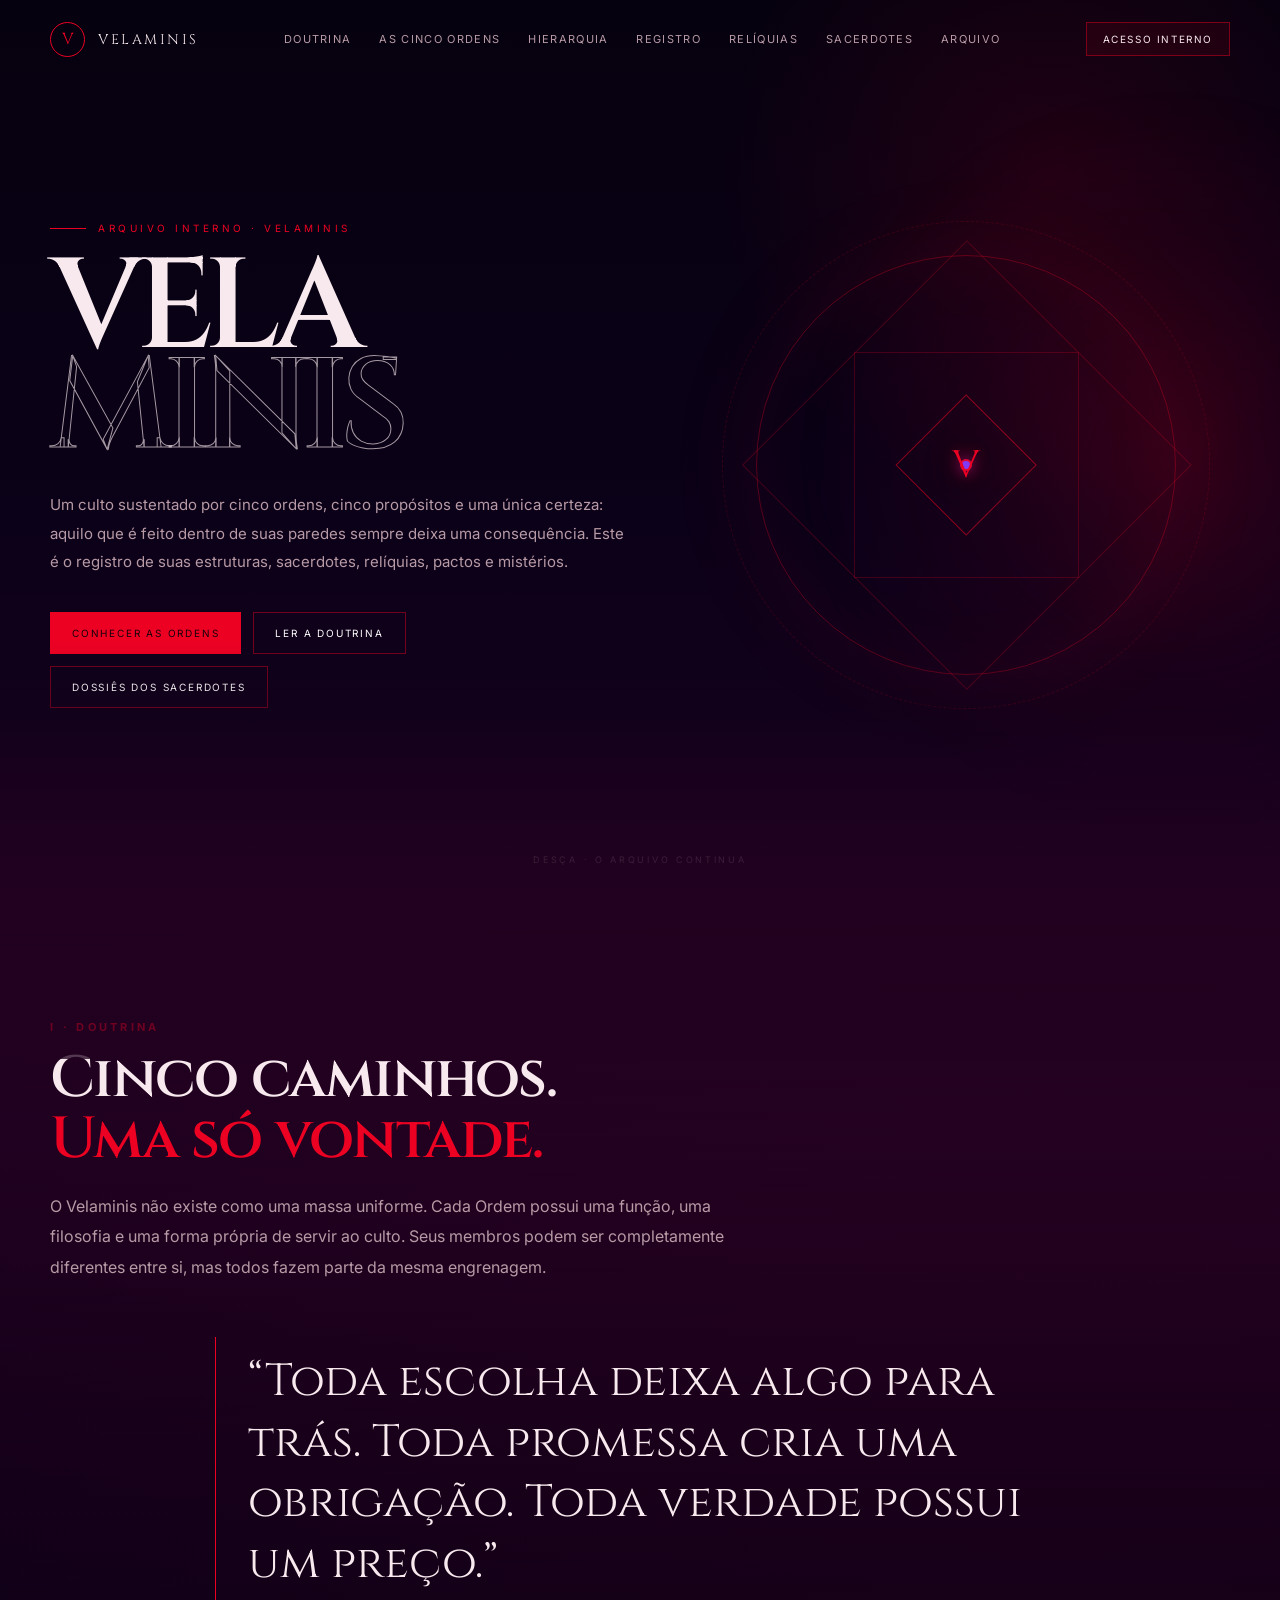
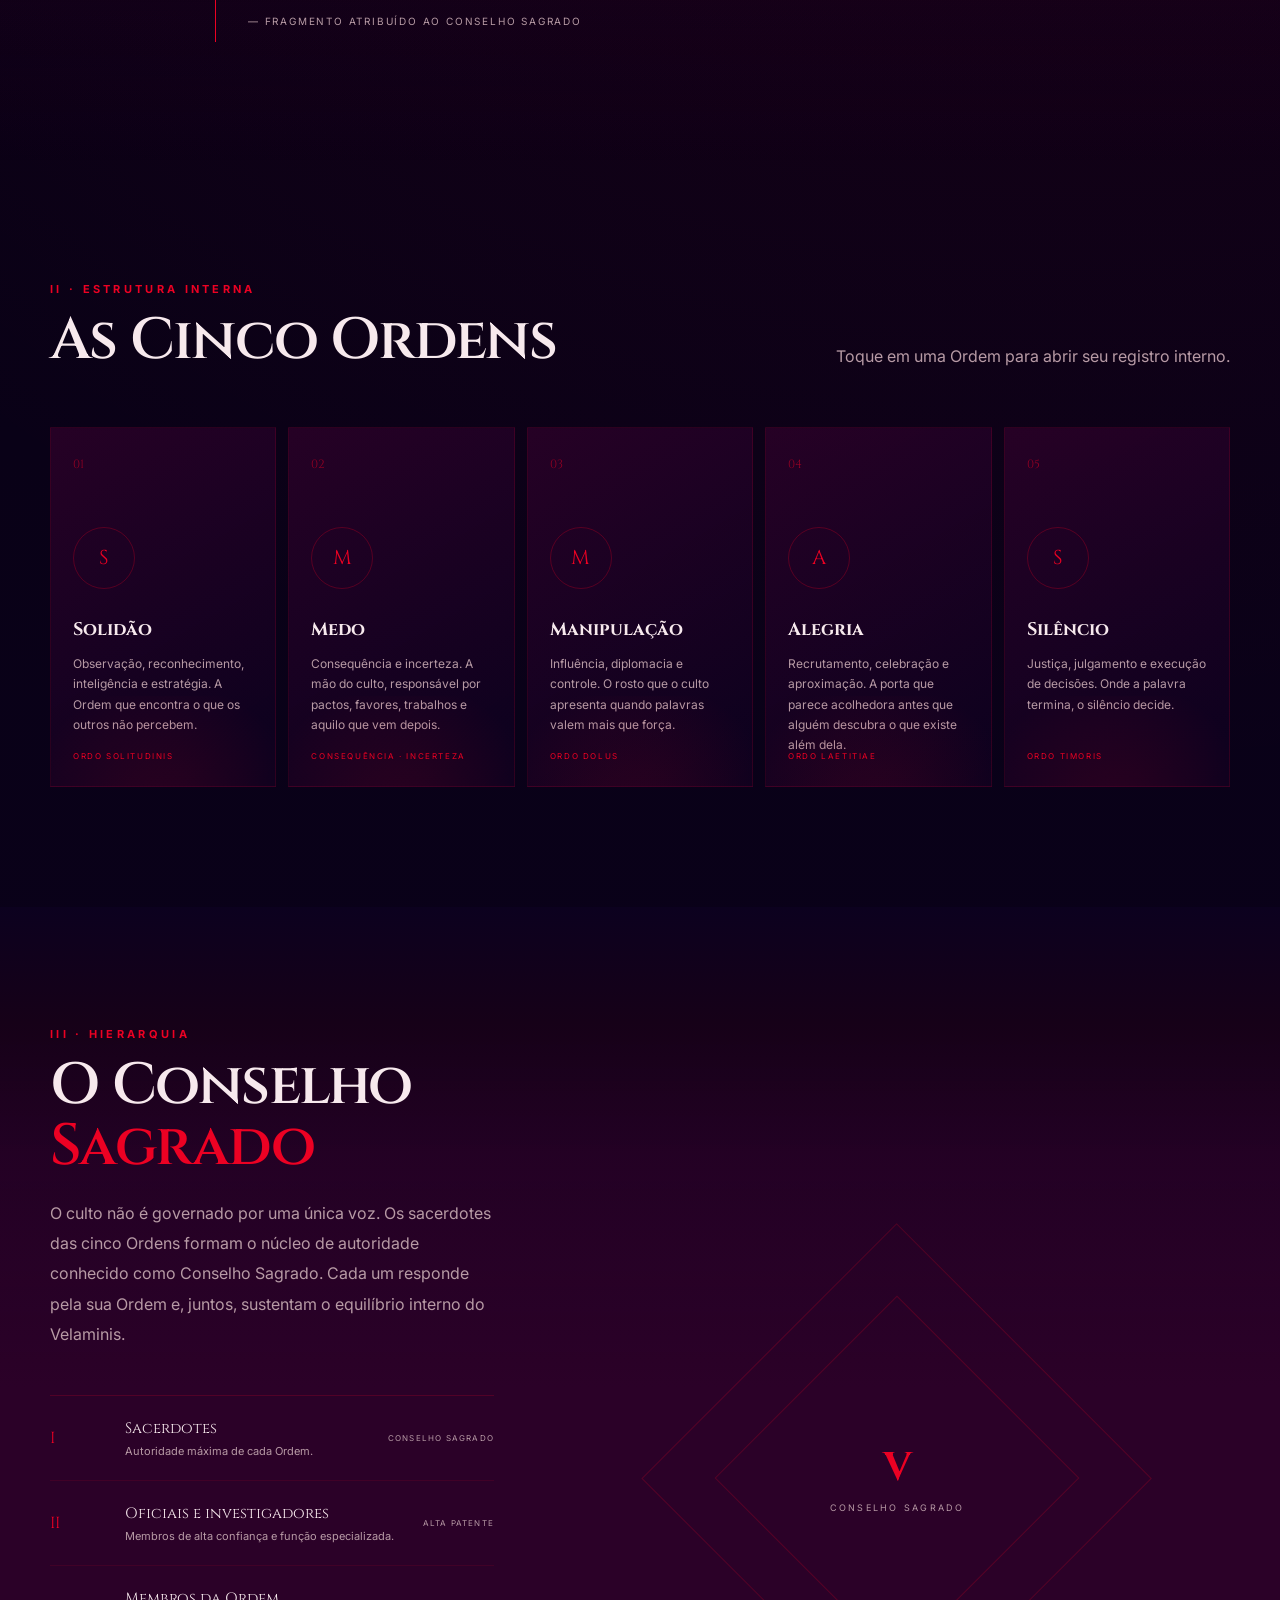
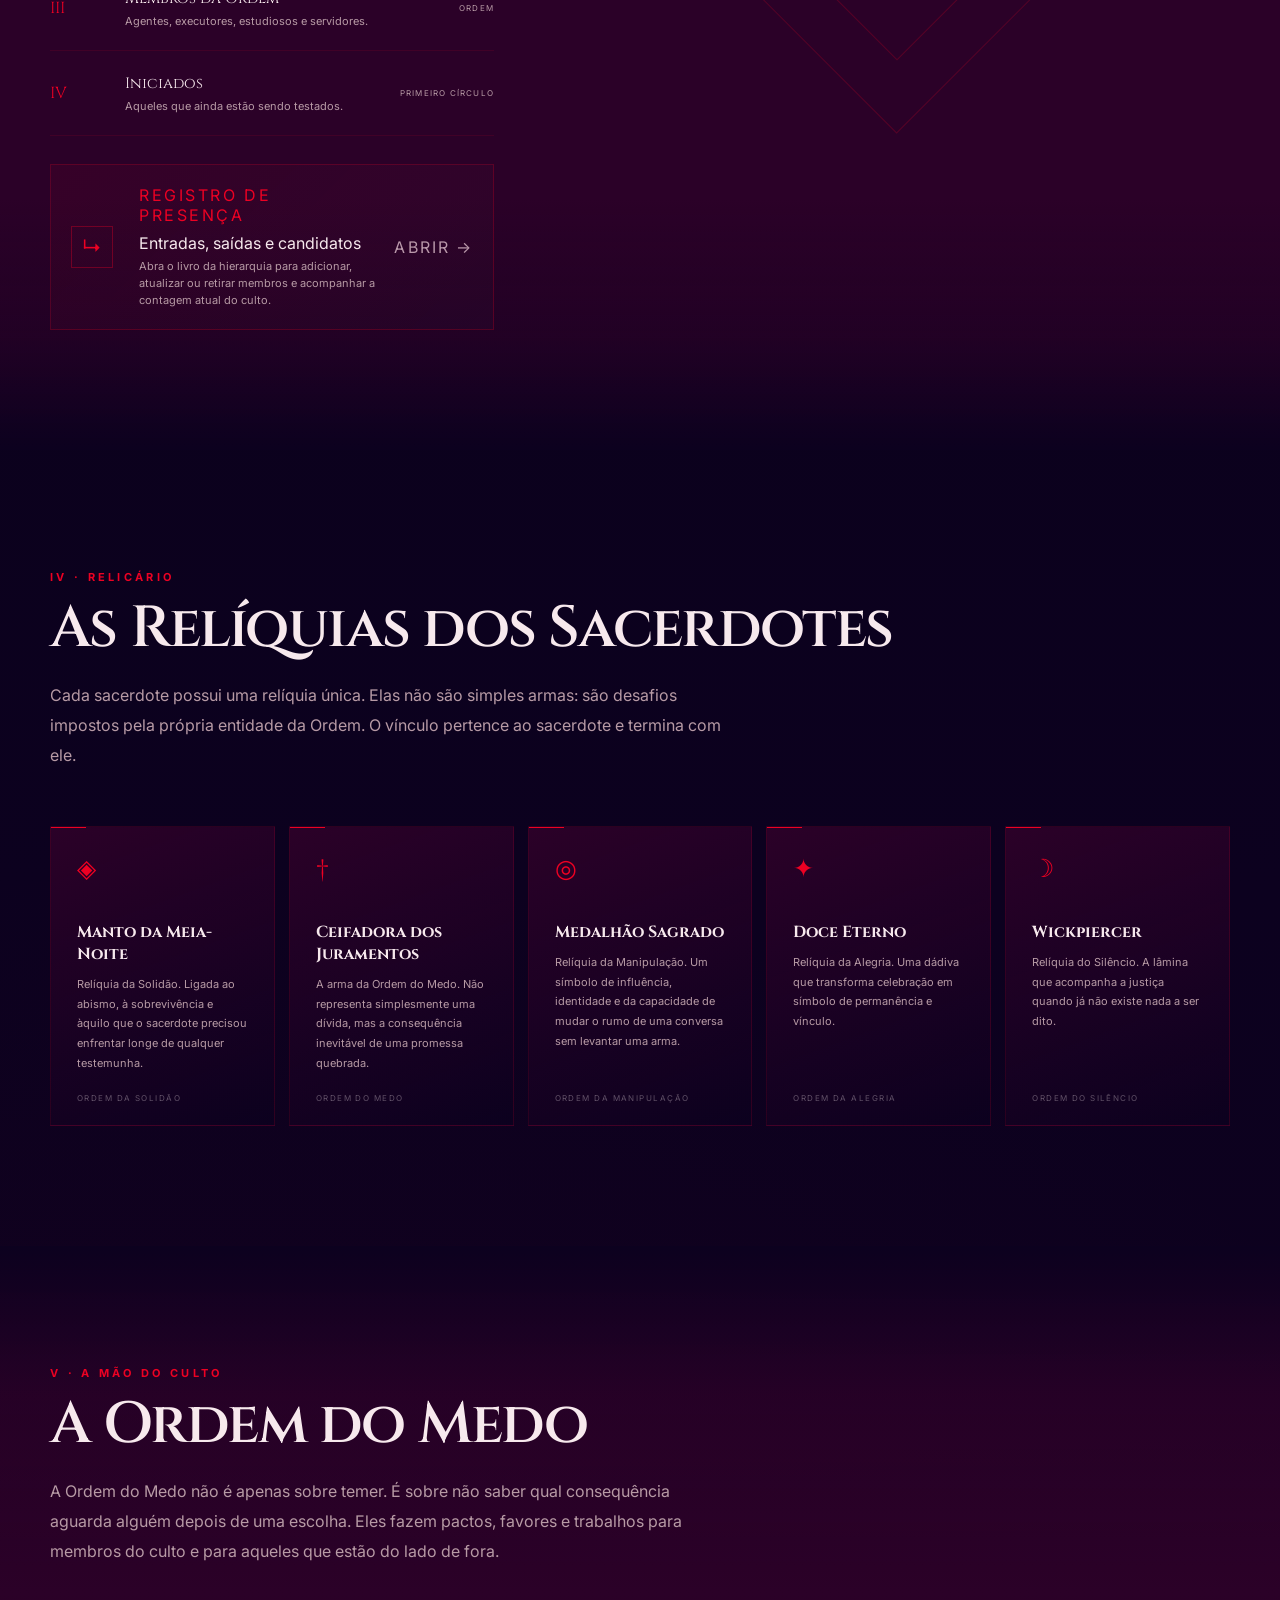
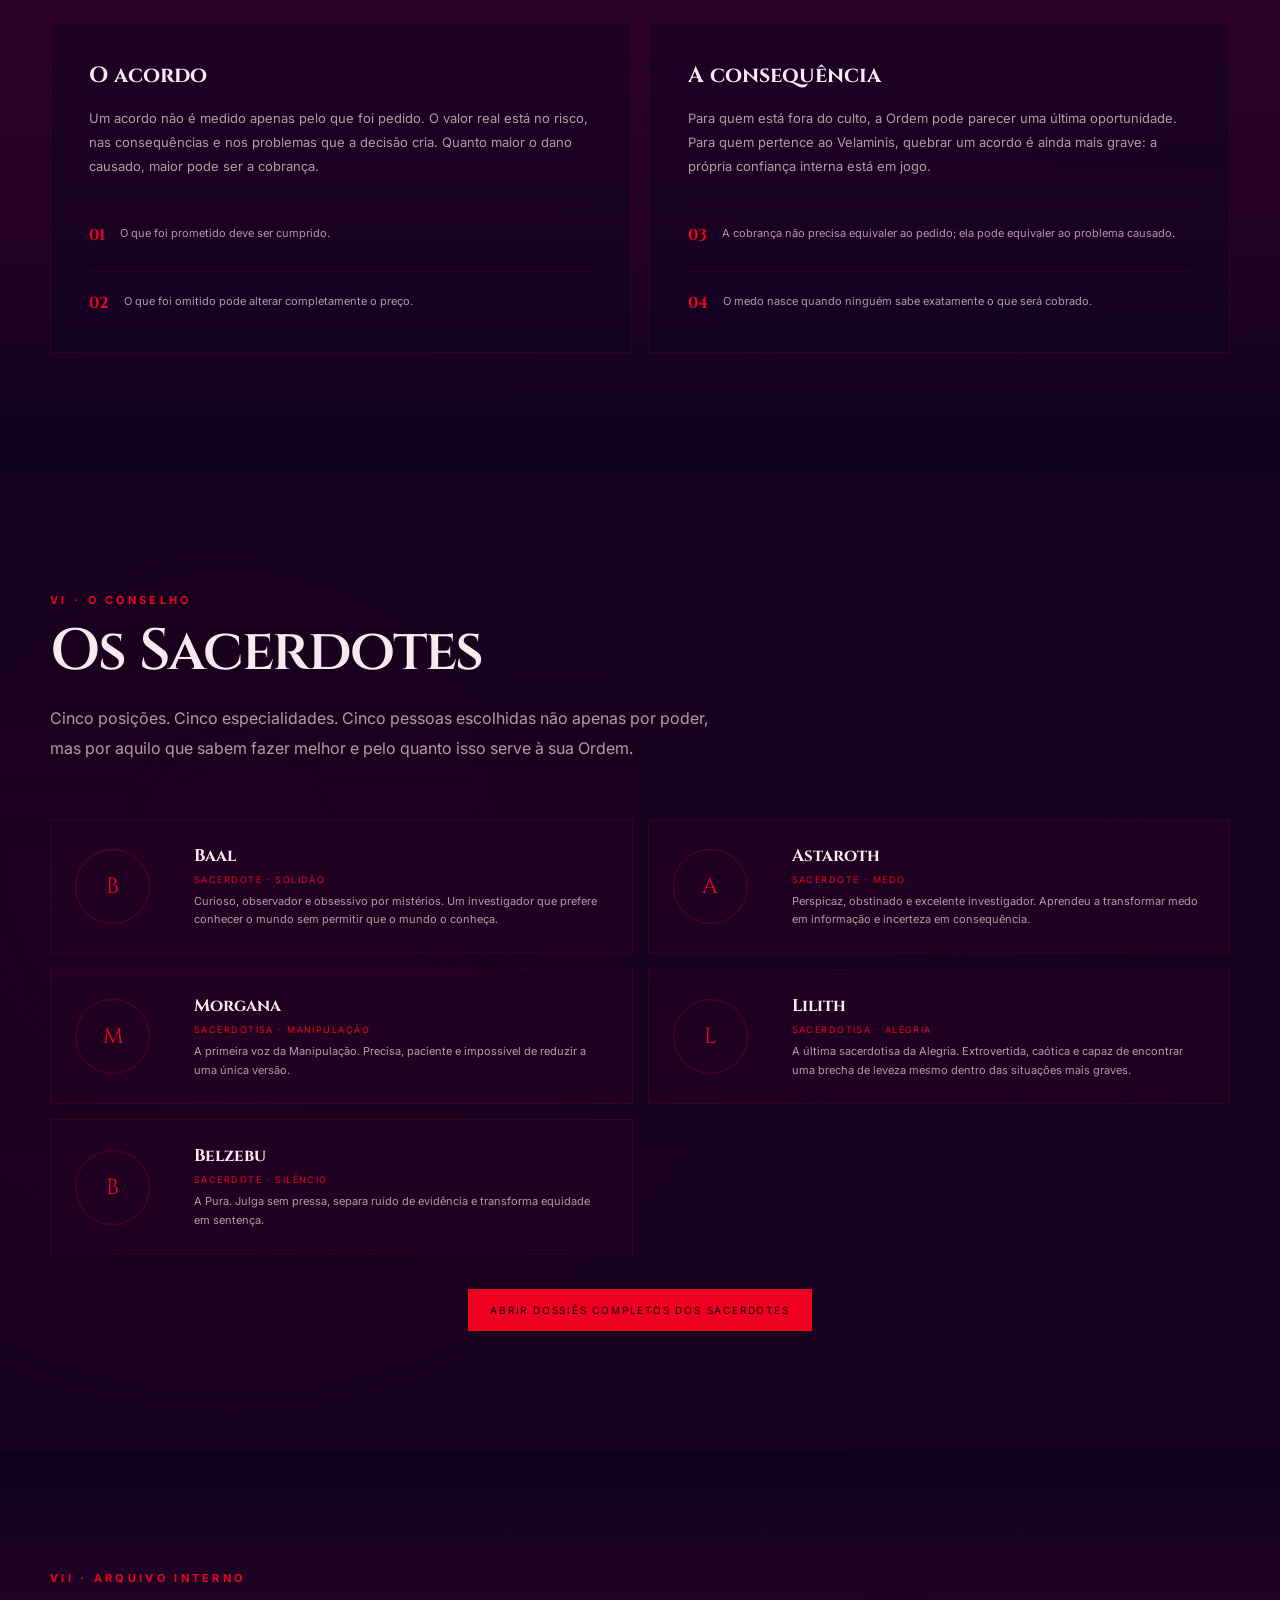
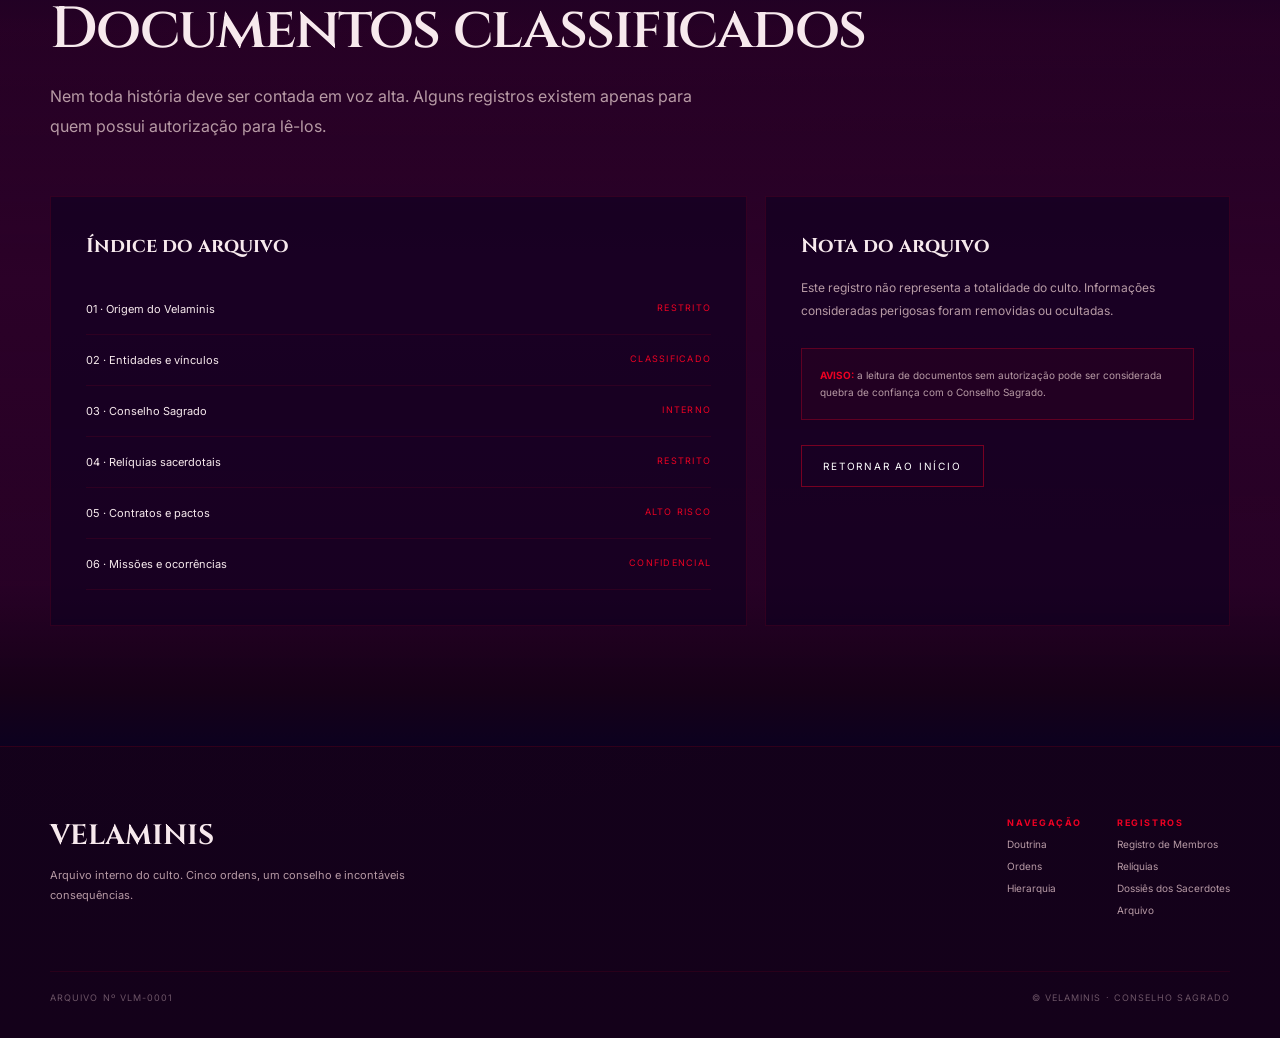
<file: index.html>
<!DOCTYPE html>
<html lang="pt-BR">
<head>
<meta charset="UTF-8">
<meta name="viewport" content="width=device-width, initial-scale=1.0">
<meta name="theme-color" content="#0C011F">
<meta name="description" content="Arquivo interno do Culto Velaminis — as Cinco Ordens, seus sacerdotes, relíquias, contratos e doutrinas.">
<title>VELAMINIS — Arquivo do Culto</title>

<style>
@import url('https://fonts.googleapis.com/css2?family=Cinzel:wght@400;500;600;700;800&family=Inter:wght@300;400;500;600&display=swap');

:root{
  --black:#0C011F;
  --obsidian:#2B0128;
  --maroon:#6D0122;
  --crimson:#EC0123;
  --deep-crimson:#AB0120;
  --white:#F7E9ED;
  --muted:#B79AA5;
  --line:rgba(236,1,35,.20);
  --glass:rgba(12,1,31,.70);
  --shadow:0 30px 80px rgba(0,0,0,.45);
}

*{box-sizing:border-box;margin:0;padding:0}
html{scroll-behavior:smooth}
body{
  background:
    radial-gradient(circle at 82% 8%,rgba(236,1,35,.10),transparent 26%),
    radial-gradient(circle at 18% 76%,rgba(109,1,34,.12),transparent 28%),
    linear-gradient(180deg,#06010f 0%,#0c011f 55%,#14011a 100%);
  color:var(--white);
  font-family:Inter,system-ui,sans-serif;
  overflow-x:hidden;
}
body::before{
  content:"";
  position:fixed;inset:0;pointer-events:none;z-index:-1;
  background:
    radial-gradient(circle at 72% 12%,rgba(236,1,35,.06),transparent 30%),
    radial-gradient(circle at 18% 72%,rgba(109,1,34,.06),transparent 34%),
    linear-gradient(90deg,transparent 49.92%,rgba(255,255,255,.012) 50%,transparent 50.08%);
  background-size:auto,auto,120px 120px;
}
a{color:inherit;text-decoration:none}
button{font:inherit}
.container{width:min(1180px,calc(100% - 48px));margin:auto}
.serif{font-family:Cinzel,Georgia,serif}
.upper{text-transform:uppercase;letter-spacing:.18em}
.red{color:var(--crimson)}
.muted{color:var(--muted)}
section{position:relative;padding:120px 0}
.section-kicker{
  color:var(--crimson);font-size:11px;font-weight:700;letter-spacing:.3em;
  text-transform:uppercase;margin-bottom:15px;
}
.section-title{
  font-family:Cinzel,Georgia,serif;font-size:clamp(32px,5vw,58px);
  line-height:1.05;font-weight:600;letter-spacing:-.03em;
}
.section-intro{max-width:680px;color:var(--muted);line-height:1.9;margin-top:20px}

/* PRELOADER */
.preloader{
  position:fixed;inset:0;background:var(--black);z-index:9999;
  display:grid;place-items:center;transition:.8s ease;
}
.preloader.hide{opacity:0;visibility:hidden}
.loader{text-align:center}
.sigillum{
  width:86px;height:86px;border:1px solid rgba(236,1,35,.45);
  border-radius:50%;margin:auto;display:grid;place-items:center;position:relative;
  animation:spin 12s linear infinite;
}
.sigillum::before,.sigillum::after{
  content:"";position:absolute;inset:10px;border:1px solid rgba(236,1,35,.25);
  transform:rotate(45deg);
}
.sigillum::after{inset:22px;transform:rotate(-45deg)}
.sigillum span{color:var(--crimson);font-family:Cinzel;font-size:24px;animation:counter 12s linear infinite}
.loader p{margin-top:24px;font-size:10px;letter-spacing:.4em;color:var(--muted);text-transform:uppercase}
@keyframes spin{to{transform:rotate(360deg)}}
@keyframes counter{to{transform:rotate(-360deg)}}

/* NAV */
.nav{
  position:fixed;top:0;left:0;right:0;z-index:500;
  border-bottom:1px solid transparent;transition:.35s;
}
.nav.scrolled{
  background:rgba(12,1,31,.82);backdrop-filter:blur(18px);
  border-color:var(--line);
}
.nav-inner{height:78px;display:flex;align-items:center;justify-content:space-between}
.brand{display:flex;align-items:center;gap:13px}
.brand-mark{
  width:35px;height:35px;border:1px solid var(--crimson);border-radius:50%;
  display:grid;place-items:center;color:var(--crimson);font-family:Cinzel;
}
.brand-name{font-family:Cinzel;letter-spacing:.18em;font-size:14px}
.nav-links{display:flex;gap:28px;align-items:center}
.nav-links a{font-size:11px;color:var(--muted);letter-spacing:.12em;text-transform:uppercase;transition:.25s}
.nav-links a:hover{color:var(--white)}
.nav-button{
  border:1px solid rgba(236,1,35,.45);background:rgba(236,1,35,.08);
  color:var(--white);padding:10px 16px;font-size:10px;letter-spacing:.16em;text-transform:uppercase;
  cursor:pointer;
}
.menu{display:none;background:none;border:0;color:white;font-size:24px}

/* HERO */
.hero{min-height:100vh;padding-top:150px;display:flex;align-items:center;overflow:hidden;background:radial-gradient(circle at 82% 20%,rgba(236,1,35,.11),transparent 26%),linear-gradient(180deg,#06010f 0%,#0b0118 58%,#18011d 100%)}
.hero::after{
  content:"";position:absolute;left:0;right:0;bottom:0;height:260px;pointer-events:none;
  background:linear-gradient(180deg,transparent 0%,rgba(20,1,26,.16) 30%,rgba(31,1,32,.52) 58%,#220120 100%);
}
.hero::before{
  content:"";position:absolute;width:760px;height:760px;border-radius:50%;
  right:-270px;top:80px;
  background:radial-gradient(circle,rgba(236,1,35,.18),rgba(171,1,32,.07) 38%,transparent 68%);
  filter:blur(15px);
}
.hero-grid{display:grid;grid-template-columns:1.05fr .95fr;gap:70px;align-items:center}
.eyebrow{
  display:flex;align-items:center;gap:12px;color:var(--crimson);
  font-size:10px;letter-spacing:.35em;text-transform:uppercase;margin-bottom:25px;
}
.eyebrow::before{content:"";width:36px;height:1px;background:var(--crimson)}
.hero h1{
  font-family:Cinzel,Georgia,serif;font-size:clamp(65px,10vw,145px);
  line-height:.78;letter-spacing:-.065em;font-weight:600;
}
.hero h1 span{display:block;color:transparent;-webkit-text-stroke:1px rgba(247,233,237,.65)}
.hero-copy{max-width:600px;margin-top:32px;color:var(--muted);line-height:1.9;font-size:15px}
.hero-actions{display:flex;gap:12px;margin-top:35px;flex-wrap:wrap}
.btn{
  display:inline-flex;align-items:center;justify-content:center;padding:14px 21px;
  border:1px solid rgba(236,1,35,.45);font-size:10px;letter-spacing:.18em;text-transform:uppercase;
  transition:.25s;cursor:pointer;background:transparent;color:white;
}
.btn.primary{background:var(--crimson);border-color:var(--crimson);color:#18000a}
.btn:hover{transform:translateY(-2px);box-shadow:0 15px 35px rgba(236,1,35,.16)}
.hero-seal{height:520px;display:grid;place-items:center;position:relative}
.seal{
  width:min(420px,75vw);aspect-ratio:1;border-radius:50%;
  border:1px solid rgba(236,1,35,.35);position:relative;
  box-shadow:0 0 100px rgba(236,1,35,.08),inset 0 0 80px rgba(236,1,35,.05);
  animation:pulse 5s ease-in-out infinite;
}
.seal::before,.seal::after{
  content:"";position:absolute;inset:12%;border:1px solid rgba(236,1,35,.23);
  transform:rotate(45deg);
}
.seal::after{inset:23%;transform:rotate(0)}
.seal-center{
  position:absolute;inset:38%;border:1px solid rgba(236,1,35,.55);
  display:grid;place-items:center;transform:rotate(45deg);
}
.seal-center span{transform:rotate(-45deg);font-family:Cinzel;color:var(--crimson);font-size:38px;text-shadow:0 0 14px rgba(236,1,35,.26);animation:orbPulse 4s ease-in-out infinite}
.orbit{position:absolute;inset:-35px;border:1px dashed rgba(236,1,35,.16);border-radius:50%;animation:spin 25s linear infinite}.orbit-dot,.orbit-dot.small{position:absolute;top:50%;left:50%;border-radius:50%;background:var(--crimson);box-shadow:0 0 18px rgba(236,1,35,.75),0 0 44px rgba(236,1,35,.35)}.orbit-dot{width:12px;height:12px;margin:-6px;animation:sealOrbit 10s linear infinite}.orbit-dot.small{width:8px;height:8px;margin:-4px;background:#7c3cff;box-shadow:0 0 14px rgba(124,60,255,.75),0 0 36px rgba(124,60,255,.35);animation:sealOrbitInner 14s linear infinite reverse}
@keyframes pulse{50%{transform:scale(1.015);box-shadow:0 0 120px rgba(236,1,35,.12)}}@keyframes orbPulse{50%{transform:rotate(-45deg) scale(1.08)}}@keyframes sealOrbit{from{transform:rotate(0deg) translateX(214px) rotate(0deg)}to{transform:rotate(360deg) translateX(214px) rotate(-360deg)}}@keyframes sealOrbitInner{from{transform:rotate(0deg) translateX(145px) rotate(0deg)}to{transform:rotate(360deg) translateX(145px) rotate(-360deg)}}
.hero-scroll{
  position:absolute;bottom:35px;left:50%;transform:translateX(-50%);
  color:var(--muted);font-size:9px;letter-spacing:.3em;text-transform:uppercase;
}

/* MANIFESTO */
.manifesto{background:linear-gradient(180deg,#220120 0%,rgba(43,1,40,.62) 28%,rgba(43,1,40,.28) 64%,transparent 100%)}.manifesto::before{content:"";position:absolute;left:0;right:0;top:-1px;height:160px;pointer-events:none;background:linear-gradient(180deg,rgba(34,1,32,0) 0%,rgba(34,1,32,.78) 100%)}
.quote{
  border-left:1px solid var(--crimson);padding:15px 0 15px 32px;
  max-width:850px;margin:55px auto 0;
}
.quote p{font-family:Cinzel;font-size:clamp(24px,4vw,45px);line-height:1.35}
.quote small{display:block;margin-top:20px;color:var(--muted);font-size:10px;letter-spacing:.18em;text-transform:uppercase}

/* ORDERS */
.orders-head{display:flex;justify-content:space-between;gap:30px;align-items:end;margin-bottom:55px}
.order-grid{display:grid;grid-template-columns:repeat(5,1fr);gap:12px}
.order-card{
  min-height:360px;padding:28px 22px;position:relative;overflow:hidden;
  background:linear-gradient(150deg,rgba(43,1,40,.85),rgba(12,1,31,.9));
  border:1px solid rgba(236,1,35,.13);transition:.4s;cursor:pointer;
}
.order-card:hover{transform:translateY(-8px);border-color:rgba(236,1,35,.55);box-shadow:var(--shadow)}
.order-card::after{
  content:"";position:absolute;left:-30%;bottom:-45%;width:160%;height:70%;
  background:radial-gradient(circle,rgba(236,1,35,.14),transparent 65%);transition:.4s;
}
.order-card:hover::after{transform:scale(1.3)}
.order-number{font-family:Cinzel;color:rgba(236,1,35,.55);font-size:12px}
.order-icon{
  width:62px;height:62px;border:1px solid rgba(236,1,35,.28);border-radius:50%;
  display:grid;place-items:center;font-family:Cinzel;color:var(--crimson);
  margin:55px 0 28px;font-size:20px;
}
.order-card h3{font-family:Cinzel;font-size:18px;margin-bottom:12px}
.order-card p{color:var(--muted);font-size:12px;line-height:1.7}
.order-tag{position:absolute;bottom:25px;left:22px;font-size:8px;letter-spacing:.2em;color:var(--crimson);text-transform:uppercase}

/* ORDER MODAL */
.modal{position:fixed;inset:0;background:rgba(5,0,12,.78);backdrop-filter:blur(12px);z-index:800;display:none;place-items:center;padding:20px}
.modal.open{display:grid}
.modal-box{
  width:min(800px,100%);max-height:88vh;overflow:auto;background:var(--black);
  border:1px solid rgba(236,1,35,.35);box-shadow:var(--shadow);padding:45px;
  position:relative;
}
.modal-close{position:absolute;top:17px;right:18px;background:none;border:0;color:var(--muted);font-size:22px;cursor:pointer}
.modal-symbol{color:var(--crimson);font-family:Cinzel;font-size:14px;letter-spacing:.2em}
.modal h2{font-family:Cinzel;font-size:42px;margin:12px 0 10px}
.modal-sub{color:var(--crimson);font-size:10px;text-transform:uppercase;letter-spacing:.2em}
.modal p{color:var(--muted);line-height:1.9;margin-top:25px}
.modal-section{border-top:1px solid rgba(236,1,35,.12);margin-top:30px;padding-top:25px}
.modal-section h4{font-family:Cinzel;font-size:13px;margin-bottom:10px}

/* HIERARCHY */
.hierarchy{
  background:
    linear-gradient(180deg,
      var(--black) 0%,
      #160118 10%,
      rgba(43,1,40,.78) 22%,
      var(--obsidian) 42%,
      var(--obsidian) 78%,
      rgba(43,1,40,.72) 90%,
      var(--black) 100%
    );
}
.hierarchy-grid{display:grid;grid-template-columns:.8fr 1.2fr;gap:70px;align-items:center}
.hierarchy-list{margin-top:45px;border-top:1px solid var(--line)}
.rank{
  display:grid;grid-template-columns:55px 1fr auto;gap:20px;align-items:center;
  padding:22px 0;border-bottom:1px solid rgba(236,1,35,.11)
}
.rank-num{font-family:Cinzel;color:var(--crimson)}
.rank-name{font-family:Cinzel;font-size:15px}
.rank-desc{color:var(--muted);font-size:11px;margin-top:5px}
.rank-badge{font-size:8px;letter-spacing:.15em;text-transform:uppercase;color:var(--muted)}
.hierarchy-art{
  min-height:540px;display:grid;place-items:center;position:relative;
}
.pyramid{width:min(430px,80vw);aspect-ratio:1;position:relative;display:grid;place-items:center}
.pyramid::before,.pyramid::after{content:"";position:absolute;border:1px solid rgba(236,1,35,.22)}
.pyramid::before{inset:8%;transform:rotate(45deg)}
.pyramid::after{inset:20%;transform:rotate(45deg)}
.pyramid-center{text-align:center;position:relative;z-index:2}
.pyramid-center strong{font-family:Cinzel;color:var(--crimson);font-size:40px;display:block}
.pyramid-center span{font-size:9px;letter-spacing:.25em;color:var(--muted);text-transform:uppercase}

/* RELICS */
.relic-grid{display:grid;grid-template-columns:repeat(5,1fr);gap:14px;margin-top:55px}
.relic{
  min-height:300px;padding:26px;background:linear-gradient(160deg,var(--obsidian),rgba(12,1,31,.8));
  border:1px solid rgba(236,1,35,.13);position:relative;
}
.relic::before{content:"";position:absolute;top:0;left:0;width:35px;height:1px;background:var(--crimson)}
.relic-symbol{font-family:Cinzel;color:var(--crimson);font-size:25px}
.relic h3{font-family:Cinzel;font-size:16px;margin:35px 0 10px}
.relic p{font-size:11px;color:var(--muted);line-height:1.8}
.relic small{position:absolute;bottom:22px;left:26px;color:rgba(247,233,237,.35);font-size:8px;letter-spacing:.18em;text-transform:uppercase}

/* CONTRACTS */
.contract{
  background:
    linear-gradient(180deg,
      var(--black) 0%,
      rgba(43,1,40,.82) 18%,
      var(--obsidian) 42%,
      rgba(43,1,40,.72) 70%,
      var(--black) 100%
    );
}
.contract-grid{display:grid;grid-template-columns:1fr 1fr;gap:18px;margin-top:55px}
.contract-card{
  padding:38px;border:1px solid rgba(236,1,35,.15);background:rgba(12,1,31,.45);
}
.contract-card h3{font-family:Cinzel;font-size:22px;margin-bottom:16px}
.contract-card p{color:var(--muted);line-height:1.85;font-size:13px}
.contract-rule{display:flex;gap:15px;margin-top:25px;padding-top:20px;border-top:1px solid rgba(236,1,35,.1)}
.contract-rule b{color:var(--crimson);font-family:Cinzel}
.contract-rule span{font-size:11px;color:var(--muted);line-height:1.7}

/* PRIESTS */
.priest-grid{display:grid;grid-template-columns:repeat(2,1fr);gap:15px;margin-top:55px}
.priest{
  display:grid;grid-template-columns:95px 1fr;gap:24px;align-items:center;
  padding:24px;border:1px solid rgba(236,1,35,.12);background:rgba(43,1,40,.42);
}
.priest-mark{
  width:75px;height:75px;border:1px solid rgba(236,1,35,.3);border-radius:50%;
  display:grid;place-items:center;color:var(--crimson);font-family:Cinzel;font-size:22px;
}
.priest h3{font-family:Cinzel;font-size:17px}
.priest .role{font-size:9px;color:var(--crimson);text-transform:uppercase;letter-spacing:.16em;margin:7px 0}
.priest p{font-size:11px;color:var(--muted);line-height:1.7}

/* ARCHIVE */
.archive{
  background:
    linear-gradient(180deg,
      var(--black) 0%,
      rgba(43,1,40,.78) 20%,
      var(--obsidian) 48%,
      rgba(43,1,40,.86) 82%,
      #160118 94%,
      var(--black) 100%
    );
}
.archive-grid{display:grid;grid-template-columns:1.2fr .8fr;gap:18px;margin-top:55px}
.archive-main,.archive-side{border:1px solid rgba(236,1,35,.13);padding:35px;background:rgba(12,1,31,.55)}
.archive-main h3,.archive-side h3{font-family:Cinzel;font-size:20px}
.file-list{margin-top:25px}
.file{
  display:flex;justify-content:space-between;gap:20px;padding:18px 0;
  border-bottom:1px solid rgba(236,1,35,.1);font-size:11px
}
.file span:last-child{color:var(--crimson);font-size:9px;letter-spacing:.14em}
.warning{
  margin-top:25px;padding:18px;border:1px solid rgba(236,1,35,.3);
  background:rgba(236,1,35,.045);color:var(--muted);font-size:10px;line-height:1.7;
}
.warning strong{color:var(--crimson)}

/* FOOTER */
footer{padding:70px 0 35px;border-top:1px solid rgba(236,1,35,.13)}
.footer-top{display:flex;justify-content:space-between;gap:40px}
.footer-brand h2{font-family:Cinzel;font-size:28px}
.footer-brand p{max-width:430px;color:var(--muted);font-size:11px;line-height:1.8;margin-top:12px}
.footer-links{display:flex;gap:35px}
.footer-links div{display:flex;flex-direction:column;gap:10px}
.footer-links b{font-size:9px;color:var(--crimson);letter-spacing:.18em;text-transform:uppercase}
.footer-links a{font-size:10px;color:var(--muted)}
.footer-bottom{margin-top:55px;padding-top:20px;border-top:1px solid rgba(236,1,35,.1);display:flex;justify-content:space-between;color:rgba(183,154,165,.55);font-size:9px;letter-spacing:.12em;text-transform:uppercase}

/* REVEAL */
.reveal{opacity:0;transform:translateY(28px);transition:opacity .8s ease,transform .8s ease}
.reveal.visible{opacity:1;transform:none}

/* RESPONSIVE */

.hierarchy-register{
  margin-top:28px;
  min-height:116px;
  border:1px solid rgba(236,1,35,.22);
  background:linear-gradient(135deg,rgba(236,1,35,.055),rgba(255,255,255,.012));
  display:grid;
  grid-template-columns:50px 1fr auto;
  gap:18px;
  align-items:center;
  padding:20px;
  transition:.25s ease;
}
.hierarchy-register:hover{border-color:rgba(236,1,35,.6);transform:translateY(-2px);background:linear-gradient(135deg,rgba(236,1,35,.09),rgba(255,255,255,.018))}
.registry-icon{width:42px;height:42px;border:1px solid rgba(236,1,35,.35);display:grid;place-items:center;color:var(--crimson);font-size:20px}
.hierarchy-register small{display:block;font:500 8px/1 var(--mono);letter-spacing:.16em;color:var(--crimson);margin-bottom:8px}
.hierarchy-register strong{display:block;font:500 17px/1.2 var(--serif);color:var(--white);margin-bottom:5px}
.hierarchy-register span{display:block;max-width:600px;font-size:11px;line-height:1.55;color:var(--muted)}
.hierarchy-register>b{font:500 8px/1 var(--mono);letter-spacing:.13em;color:#b998aa;white-space:nowrap}
@media(max-width:1050px){
  .order-grid,.relic-grid{grid-template-columns:repeat(2,1fr)}
  .hero-grid,.hierarchy-grid,.archive-grid{grid-template-columns:1fr}
  .hero-seal{height:420px}
}
@media(max-width:760px){
  .hierarchy-register{grid-template-columns:44px 1fr}
  .hierarchy-register>b{grid-column:2}

  .container{width:min(100% - 30px,1180px)}
  section{padding:85px 0}
  .nav-links,.nav-button{display:none}
  .menu{display:block}
  .nav-links.open{
    display:flex;position:absolute;top:78px;left:0;right:0;padding:25px;
    background:rgba(12,1,31,.96);flex-direction:column;align-items:flex-start;border-bottom:1px solid var(--line)
  }
  .hero{padding-top:120px}
  .hero-grid{gap:25px}
  .hero h1{font-size:70px}
  .hero-seal{height:320px}
  .orders-head{display:block}
  .order-grid,.relic-grid,.priest-grid,.contract-grid{grid-template-columns:1fr}
  .modal-box{padding:30px 22px}
  .modal h2{font-size:32px}
  .priest{grid-template-columns:70px 1fr}
  .priest-mark{width:60px;height:60px}
  .footer-top,.footer-bottom{flex-direction:column}
  .footer-links{flex-wrap:wrap}
}
</style>
</head>

<body>

<div class="preloader" id="preloader">
  <div class="loader">
    <div class="sigillum"><span>V</span></div>
    <p>O arquivo está sendo aberto</p>
  </div>
</div>

<nav class="nav" id="nav">
  <div class="container nav-inner">
    <a class="brand" href="#inicio">
      <div class="brand-mark">V</div>
      <div class="brand-name">VELAMINIS</div>
    </a>
    <div class="nav-links" id="navLinks">
      <a href="#doutrina">Doutrina</a>
      <a href="#ordens">As Cinco Ordens</a>
      <a href="#hierarquia">Hierarquia</a>
      <a href="membros.html">Registro</a>
      <a href="#reliquias">Relíquias</a>
      <a href="sacerdotes.html">Sacerdotes</a>
      <a href="#arquivo">Arquivo</a>
    </div>
    <a class="nav-button" href="#arquivo">Acesso interno</a>
    <button class="menu" id="menuBtn">☰</button>
  </div>
</nav>

<main>
<section class="hero" id="inicio">
  <div class="container hero-grid">
    <div class="reveal">
      <div class="eyebrow">Arquivo interno · Velaminis</div>
      <h1>VELA<span>MINIS</span></h1>
      <p class="hero-copy">
        Um culto sustentado por cinco ordens, cinco propósitos e uma única certeza:
        aquilo que é feito dentro de suas paredes sempre deixa uma consequência.
        Este é o registro de suas estruturas, sacerdotes, relíquias, pactos e mistérios.
      </p>
      <div class="hero-actions">
        <a class="btn primary" href="#ordens">Conhecer as Ordens</a>
        <a class="btn" href="#doutrina">Ler a doutrina</a>
        <a class="btn" href="sacerdotes.html">Dossiês dos Sacerdotes</a>
      </div>
    </div>

    <div class="hero-seal reveal">
      <div class="seal">
        <div class="orbit"></div>
        <div class="orbit-dot"></div><div class="orbit-dot small"></div>
        <div class="seal-center"><span>V</span></div>
      </div>
    </div>
  </div>
  <div class="hero-scroll">desça · o arquivo continua</div>
</section>

<section class="manifesto" id="doutrina">
  <div class="container">
    <div class="section-kicker reveal">I · Doutrina</div>
    <h2 class="section-title reveal">Cinco caminhos.<br><span class="red">Uma só vontade.</span></h2>
    <p class="section-intro reveal">
      O Velaminis não existe como uma massa uniforme. Cada Ordem possui uma função,
      uma filosofia e uma forma própria de servir ao culto. Seus membros podem ser
      completamente diferentes entre si, mas todos fazem parte da mesma engrenagem.
    </p>

    <div class="quote reveal">
      <p>“Toda escolha deixa algo para trás. Toda promessa cria uma obrigação. Toda verdade possui um preço.”</p>
      <small>— Fragmento atribuído ao Conselho Sagrado</small>
    </div>
  </div>
</section>

<section id="ordens">
  <div class="container">
    <div class="orders-head">
      <div>
        <div class="section-kicker reveal">II · Estrutura interna</div>
        <h2 class="section-title reveal">As Cinco Ordens</h2>
      </div>
      <p class="section-intro reveal" style="margin:0;max-width:430px">
        Toque em uma Ordem para abrir seu registro interno.
      </p>
    </div>

    <div class="order-grid">
      <article class="order-card reveal" data-order="solidão">
        <div class="order-number">01</div>
        <div class="order-icon">S</div>
        <h3>Solidão</h3>
        <p>Observação, reconhecimento, inteligência e estratégia. A Ordem que encontra o que os outros não percebem.</p>
        <div class="order-tag">Ordo Solitudinis</div>
      </article>

      <article class="order-card reveal" data-order="medo">
        <div class="order-number">02</div>
        <div class="order-icon">M</div>
        <h3>Medo</h3>
        <p>Consequência e incerteza. A mão do culto, responsável por pactos, favores, trabalhos e aquilo que vem depois.</p>
        <div class="order-tag">Consequência · Incerteza</div>
      </article>

      <article class="order-card reveal" data-order="manipulacao">
        <div class="order-number">03</div>
        <div class="order-icon">M</div>
        <h3>Manipulação</h3>
        <p>Influência, diplomacia e controle. O rosto que o culto apresenta quando palavras valem mais que força.</p>
        <div class="order-tag">Ordo Dolus</div>
      </article>

      <article class="order-card reveal" data-order="alegria">
        <div class="order-number">04</div>
        <div class="order-icon">A</div>
        <h3>Alegria</h3>
        <p>Recrutamento, celebração e aproximação. A porta que parece acolhedora antes que alguém descubra o que existe além dela.</p>
        <div class="order-tag">Ordo Laetitiae</div>
      </article>

      <article class="order-card reveal" data-order="silencio">
        <div class="order-number">05</div>
        <div class="order-icon">S</div>
        <h3>Silêncio</h3>
        <p>Justiça, julgamento e execução de decisões. Onde a palavra termina, o silêncio decide.</p>
        <div class="order-tag">Ordo Timoris</div>
      </article>
    </div>
  </div>
</section>

<section class="hierarchy" id="hierarquia">
  <div class="container hierarchy-grid">
    <div>
      <div class="section-kicker reveal">III · Hierarquia</div>
      <h2 class="section-title reveal">O Conselho<br><span class="red">Sagrado</span></h2>
      <p class="section-intro reveal">
        O culto não é governado por uma única voz. Os sacerdotes das cinco Ordens
        formam o núcleo de autoridade conhecido como Conselho Sagrado. Cada um responde
        pela sua Ordem e, juntos, sustentam o equilíbrio interno do Velaminis.
      </p>

      <div class="hierarchy-list">
        <div class="rank reveal">
          <div class="rank-num">I</div>
          <div><div class="rank-name">Sacerdotes</div><div class="rank-desc">Autoridade máxima de cada Ordem.</div></div>
          <div class="rank-badge">Conselho Sagrado</div>
        </div>
        <div class="rank reveal">
          <div class="rank-num">II</div>
          <div><div class="rank-name">Oficiais e investigadores</div><div class="rank-desc">Membros de alta confiança e função especializada.</div></div>
          <div class="rank-badge">Alta patente</div>
        </div>
        <div class="rank reveal">
          <div class="rank-num">III</div>
          <div><div class="rank-name">Membros da Ordem</div><div class="rank-desc">Agentes, executores, estudiosos e servidores.</div></div>
          <div class="rank-badge">Ordem</div>
        </div>
        <div class="rank reveal">
          <div class="rank-num">IV</div>
          <div><div class="rank-name">Iniciados</div><div class="rank-desc">Aqueles que ainda estão sendo testados.</div></div>
          <div class="rank-badge">Primeiro círculo</div>
        </div>
      </div>

      <a class="hierarchy-register reveal" href="membros.html">
        <div class="registry-icon">↳</div>
        <div>
          <small>REGISTRO DE PRESENÇA</small>
          <strong>Entradas, saídas e candidatos</strong>
          <span>Abra o livro da hierarquia para adicionar, atualizar ou retirar membros e acompanhar a contagem atual do culto.</span>
        </div>
        <b>ABRIR →</b>
      </a>
    </div>

    <div class="hierarchy-art reveal">
      <div class="pyramid">
        <div class="pyramid-center">
          <strong>V</strong>
          <span>Conselho Sagrado</span>
        </div>
      </div>
    </div>
  </div>
</section>

<section id="reliquias">
  <div class="container">
    <div class="section-kicker reveal">IV · Relicário</div>
    <h2 class="section-title reveal">As Relíquias dos Sacerdotes</h2>
    <p class="section-intro reveal">
      Cada sacerdote possui uma relíquia única. Elas não são simples armas:
      são desafios impostos pela própria entidade da Ordem. O vínculo pertence ao
      sacerdote e termina com ele.
    </p>

    <div class="relic-grid">
      <article class="relic reveal">
        <div class="relic-symbol">◈</div>
        <h3>Manto da Meia-Noite</h3>
        <p>Relíquia da Solidão. Ligada ao abismo, à sobrevivência e àquilo que o sacerdote precisou enfrentar longe de qualquer testemunha.</p>
        <small>Ordem da Solidão</small>
      </article>

      <article class="relic reveal">
        <div class="relic-symbol">†</div>
        <h3>Ceifadora dos Juramentos</h3>
        <p>A arma da Ordem do Medo. Não representa simplesmente uma dívida, mas a consequência inevitável de uma promessa quebrada.</p>
        <small>Ordem do Medo</small>
      </article>

      <article class="relic reveal">
        <div class="relic-symbol">◎</div>
        <h3>Medalhão Sagrado</h3>
        <p>Relíquia da Manipulação. Um símbolo de influência, identidade e da capacidade de mudar o rumo de uma conversa sem levantar uma arma.</p>
        <small>Ordem da Manipulação</small>
      </article>

      <article class="relic reveal">
        <div class="relic-symbol">✦</div>
        <h3>Doce Eterno</h3>
        <p>Relíquia da Alegria. Uma dádiva que transforma celebração em símbolo de permanência e vínculo.</p>
        <small>Ordem da Alegria</small>
      </article>

      <article class="relic reveal">
        <div class="relic-symbol">☽</div>
        <h3>Wickpiercer</h3>
        <p>Relíquia do Silêncio. A lâmina que acompanha a justiça quando já não existe nada a ser dito.</p>
        <small>Ordem do Silêncio</small>
      </article>
    </div>
  </div>
</section>

<section class="contract" id="contratos">
  <div class="container">
    <div class="section-kicker reveal">V · A mão do culto</div>
    <h2 class="section-title reveal">A Ordem do Medo</h2>
    <p class="section-intro reveal">
      A Ordem do Medo não é apenas sobre temer. É sobre não saber qual consequência
      aguarda alguém depois de uma escolha. Eles fazem pactos, favores e trabalhos
      para membros do culto e para aqueles que estão do lado de fora.
    </p>

    <div class="contract-grid">
      <article class="contract-card reveal">
        <h3>O acordo</h3>
        <p>
          Um acordo não é medido apenas pelo que foi pedido. O valor real está no risco,
          nas consequências e nos problemas que a decisão cria. Quanto maior o dano causado,
          maior pode ser a cobrança.
        </p>
        <div class="contract-rule"><b>01</b><span>O que foi prometido deve ser cumprido.</span></div>
        <div class="contract-rule"><b>02</b><span>O que foi omitido pode alterar completamente o preço.</span></div>
      </article>

      <article class="contract-card reveal">
        <h3>A consequência</h3>
        <p>
          Para quem está fora do culto, a Ordem pode parecer uma última oportunidade.
          Para quem pertence ao Velaminis, quebrar um acordo é ainda mais grave:
          a própria confiança interna está em jogo.
        </p>
        <div class="contract-rule"><b>03</b><span>A cobrança não precisa equivaler ao pedido; ela pode equivaler ao problema causado.</span></div>
        <div class="contract-rule"><b>04</b><span>O medo nasce quando ninguém sabe exatamente o que será cobrado.</span></div>
      </article>
    </div>
  </div>
</section>

<section id="sacerdotes">
  <div class="container">
    <div class="section-kicker reveal">VI · O Conselho</div>
    <h2 class="section-title reveal">Os Sacerdotes</h2>
    <p class="section-intro reveal">
      Cinco posições. Cinco especialidades. Cinco pessoas escolhidas não apenas por poder,
      mas por aquilo que sabem fazer melhor e pelo quanto isso serve à sua Ordem.
    </p>

    <div class="priest-grid">
      <article class="priest reveal">
        <div class="priest-mark">B</div>
        <div><h3>Baal</h3><div class="role">Sacerdote · Solidão</div><p>Curioso, observador e obsessivo por mistérios. Um investigador que prefere conhecer o mundo sem permitir que o mundo o conheça.</p></div>
      </article>

      <article class="priest reveal">
        <div class="priest-mark">A</div>
        <div><h3>Astaroth</h3><div class="role">Sacerdote · Medo</div><p>Perspicaz, obstinado e excelente investigador. Aprendeu a transformar medo em informação e incerteza em consequência.</p></div>
      </article>

      <article class="priest reveal">
        <div class="priest-mark">M</div>
        <div><h3>Morgana</h3><div class="role">Sacerdotisa · Manipulação</div><p>A primeira voz da Manipulação. Precisa, paciente e impossível de reduzir a uma única versão.</p></div>
      </article>

      <article class="priest reveal">
        <div class="priest-mark">L</div>
        <div><h3>Lilith</h3><div class="role">Sacerdotisa · Alegria</div><p>A última sacerdotisa da Alegria. Extrovertida, caótica e capaz de encontrar uma brecha de leveza mesmo dentro das situações mais graves.</p></div>
      </article>

      <article class="priest reveal">
        <div class="priest-mark">B</div>
        <div><h3>Belzebu</h3><div class="role">Sacerdote · Silêncio</div><p>A Pura. Julga sem pressa, separa ruído de evidência e transforma equidade em sentença.</p></div>
      </article>
    </div>

    <div class="reveal" style="margin-top:34px;display:flex;justify-content:center">
      <a class="btn primary" href="sacerdotes.html">Abrir dossiês completos dos sacerdotes</a>
    </div>
  </div>
</section>

<section class="archive" id="arquivo">
  <div class="container">
    <div class="section-kicker reveal">VII · Arquivo interno</div>
    <h2 class="section-title reveal">Documentos classificados</h2>
    <p class="section-intro reveal">
      Nem toda história deve ser contada em voz alta. Alguns registros existem apenas
      para quem possui autorização para lê-los.
    </p>

    <div class="archive-grid">
      <div class="archive-main reveal">
        <h3>Índice do arquivo</h3>
        <div class="file-list">
          <div class="file"><span>01 · Origem do Velaminis</span><span>RESTRITO</span></div>
          <div class="file"><span>02 · Entidades e vínculos</span><span>CLASSIFICADO</span></div>
          <div class="file"><span>03 · Conselho Sagrado</span><span>INTERNO</span></div>
          <div class="file"><span>04 · Relíquias sacerdotais</span><span>RESTRITO</span></div>
          <div class="file"><span>05 · Contratos e pactos</span><span>ALTO RISCO</span></div>
          <div class="file"><span>06 · Missões e ocorrências</span><span>CONFIDENCIAL</span></div>
        </div>
      </div>

      <div class="archive-side reveal">
        <h3>Nota do arquivo</h3>
        <p style="color:var(--muted);font-size:12px;line-height:1.9;margin-top:18px">
          Este registro não representa a totalidade do culto. Informações consideradas
          perigosas foram removidas ou ocultadas.
        </p>
        <div class="warning">
          <strong>AVISO:</strong> a leitura de documentos sem autorização pode ser considerada
          quebra de confiança com o Conselho Sagrado.
        </div>
        <a href="#inicio" class="btn" style="margin-top:25px">Retornar ao início</a>
      </div>
    </div>
  </div>
</section>
</main>

<footer>
  <div class="container">
    <div class="footer-top">
      <div class="footer-brand">
        <h2>VELAMINIS</h2>
        <p>Arquivo interno do culto. Cinco ordens, um conselho e incontáveis consequências.</p>
      </div>
      <div class="footer-links">
        <div><b>Navegação</b><a href="#doutrina">Doutrina</a><a href="#ordens">Ordens</a><a href="#hierarquia">Hierarquia</a></div>
        <div><b>Registros</b><a href="membros.html">Registro de Membros</a><a href="#reliquias">Relíquias</a><a href="sacerdotes.html">Dossiês dos Sacerdotes</a><a href="#arquivo">Arquivo</a></div>
      </div>
    </div>
    <div class="footer-bottom">
      <span>Arquivo nº VLM-0001</span>
      <span>© Velaminis · Conselho Sagrado</span>
    </div>
  </div>
</footer>

<div class="modal" id="orderModal">
  <div class="modal-box">
    <button class="modal-close" id="modalClose">×</button>
    <div class="modal-symbol" id="modalSymbol">ORDEM</div>
    <h2 id="modalTitle">Ordem</h2>
    <div class="modal-sub" id="modalSub">Registro</div>
    <p id="modalText"></p>
    <div class="modal-section">
      <h4>Função dentro do culto</h4>
      <p id="modalFunction"></p>
    </div>
    <div class="modal-section">
      <h4>Princípio</h4>
      <p id="modalPrinciple"></p>
    </div>
  </div>
</div>

<script>
const orders = {
  "solidão":{
    symbol:"01 · ORDO SOLITUDINIS",title:"Ordem da Solidão",sub:"Reconhecimento · Inteligência · Estratégia",
    text:"A Ordem da Solidão existe para observar aquilo que passa despercebido. Seus membros investigam, reconhecem padrões, acompanham movimentos e constroem estratégias a partir de informações que outros considerariam irrelevantes.",
    function:"Reconhecimento de territórios, inteligência, investigação, coleta de informações e planejamento.",
    principle:"Ver antes dos outros. Entender antes de agir. Conhecer sem necessariamente ser conhecido."
  },
  "medo":{
    symbol:"02 · ORDEM DO MEDO",title:"Ordem do Medo",sub:"Consequência · Incerteza · Pactos",
    text:"A Ordem do Medo é a mão do culto. Seus membros fazem pactos, favores e trabalhos tanto para pessoas de fora quanto para integrantes do Velaminis. Sua força está na consequência: ninguém sabe exatamente o que será cobrado quando um acordo é quebrado.",
    function:"Contratos, cobranças, favores, investigação de consequências, resolução de problemas e trabalhos que exigem discrição.",
    principle:"Não é necessário saber o que acontecerá para ter medo. Basta saber que algo acontecerá."
  },
  "manipulacao":{
    symbol:"03 · ORDO DOLUS",title:"Ordem da Manipulação",sub:"Influência · Diplomacia · Controle",
    text:"A Ordem da Manipulação representa o rosto do culto. Seus membros lidam com relações, negociações, diplomacia e influência. Nem toda batalha precisa ser vencida pela força quando uma palavra bem escolhida pode mudar o resultado.",
    function:"Diplomacia, negociação, representação, influência e controle de situações sociais.",
    principle:"A melhor decisão é aquela que o outro acredita ter tomado sozinho."
  },
  "alegria":{
    symbol:"04 · ORDO LAETITIAE",title:"Ordem da Alegria",sub:"Recrutamento · Celebração · Aproximação",
    text:"A Ordem da Alegria aproxima pessoas do culto. Ela recebe, celebra, cria vínculos e transforma desconhecidos em possíveis aliados. Sua aparência acolhedora esconde uma das funções mais importantes do Velaminis.",
    function:"Recrutamento, integração, eventos, aproximação de comunidades e construção de vínculos.",
    principle:"Nem toda porta precisa parecer perigosa para levar ao mesmo lugar."
  },
  "silencio":{
    symbol:"05 · ORDEM DO SILÊNCIO",title:"Ordem do Silêncio",sub:"Justiça · Julgamento · Execução",
    text:"A Ordem do Silêncio representa a justiça interna do culto. Quando uma decisão precisa ser cumprida, eles são aqueles que fazem o necessário sem precisar explicar o que já foi decidido.",
    function:"Julgamentos, aplicação de decisões, proteção de segredos e execução das determinações do Conselho.",
    principle:"Quando a decisão é tomada, não há necessidade de mais palavras."
  }
};

document.querySelectorAll(".order-card").forEach(card=>{
  card.addEventListener("click",()=>{
    const data=orders[card.dataset.order];
    document.getElementById("modalSymbol").textContent=data.symbol;
    document.getElementById("modalTitle").textContent=data.title;
    document.getElementById("modalSub").textContent=data.sub;
    document.getElementById("modalText").textContent=data.text;
    document.getElementById("modalFunction").textContent=data.function;
    document.getElementById("modalPrinciple").textContent=data.principle;
    document.getElementById("orderModal").classList.add("open");
  });
});

document.getElementById("modalClose").onclick=()=>document.getElementById("orderModal").classList.remove("open");
document.getElementById("orderModal").addEventListener("click",e=>{
  if(e.target.id==="orderModal") document.getElementById("orderModal").classList.remove("open");
});

window.addEventListener("keydown",e=>{
  if(e.key==="Escape") document.getElementById("orderModal").classList.remove("open");
});

const nav=document.getElementById("nav");
window.addEventListener("scroll",()=>nav.classList.toggle("scrolled",window.scrollY>30));

const menuBtn=document.getElementById("menuBtn");
const navLinks=document.getElementById("navLinks");
menuBtn.addEventListener("click",()=>navLinks.classList.toggle("open"));
navLinks.querySelectorAll("a").forEach(a=>a.addEventListener("click",()=>navLinks.classList.remove("open")));

const observer=new IntersectionObserver(entries=>{
  entries.forEach(entry=>{
    if(entry.isIntersecting) entry.target.classList.add("visible");
  });
},{threshold:.12});
document.querySelectorAll(".reveal").forEach(el=>observer.observe(el));

window.addEventListener("load",()=>{
  setTimeout(()=>document.getElementById("preloader").classList.add("hide"),700);
});
</script>
</body>
</html>
</file>
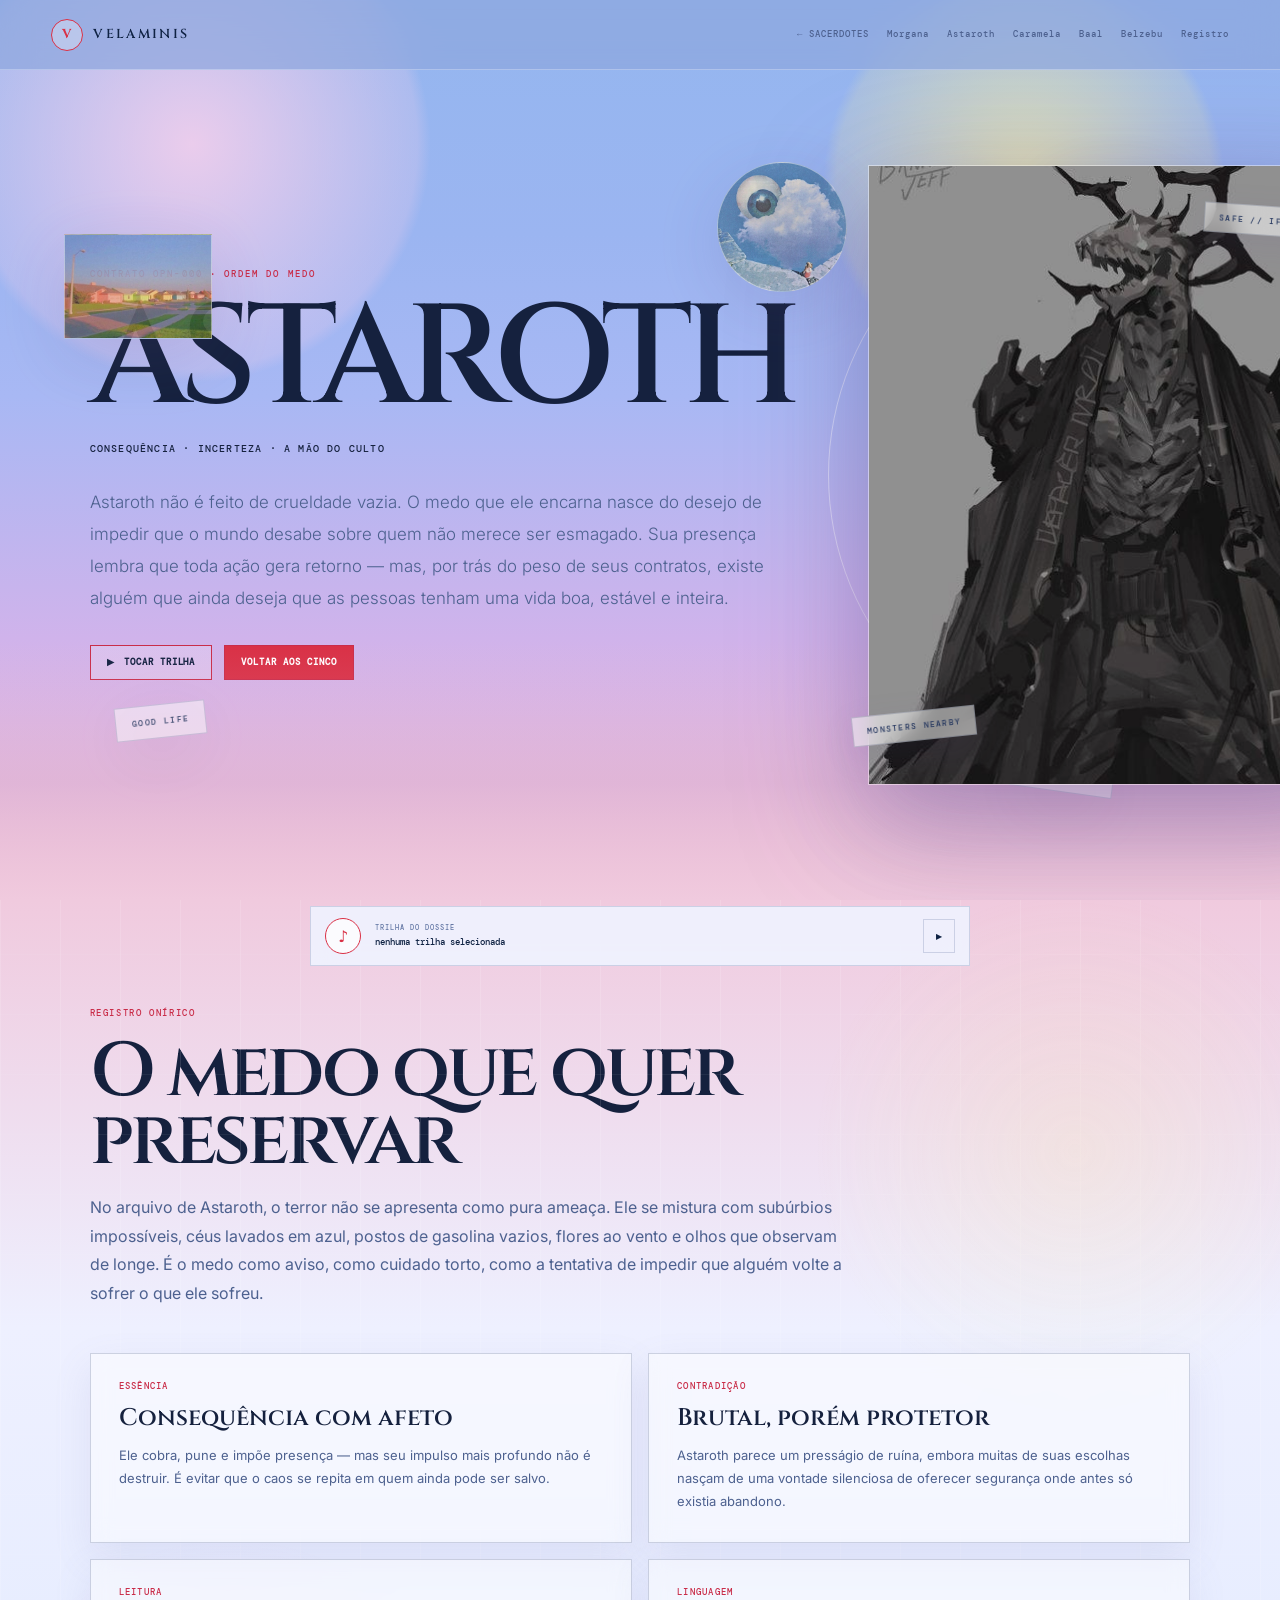
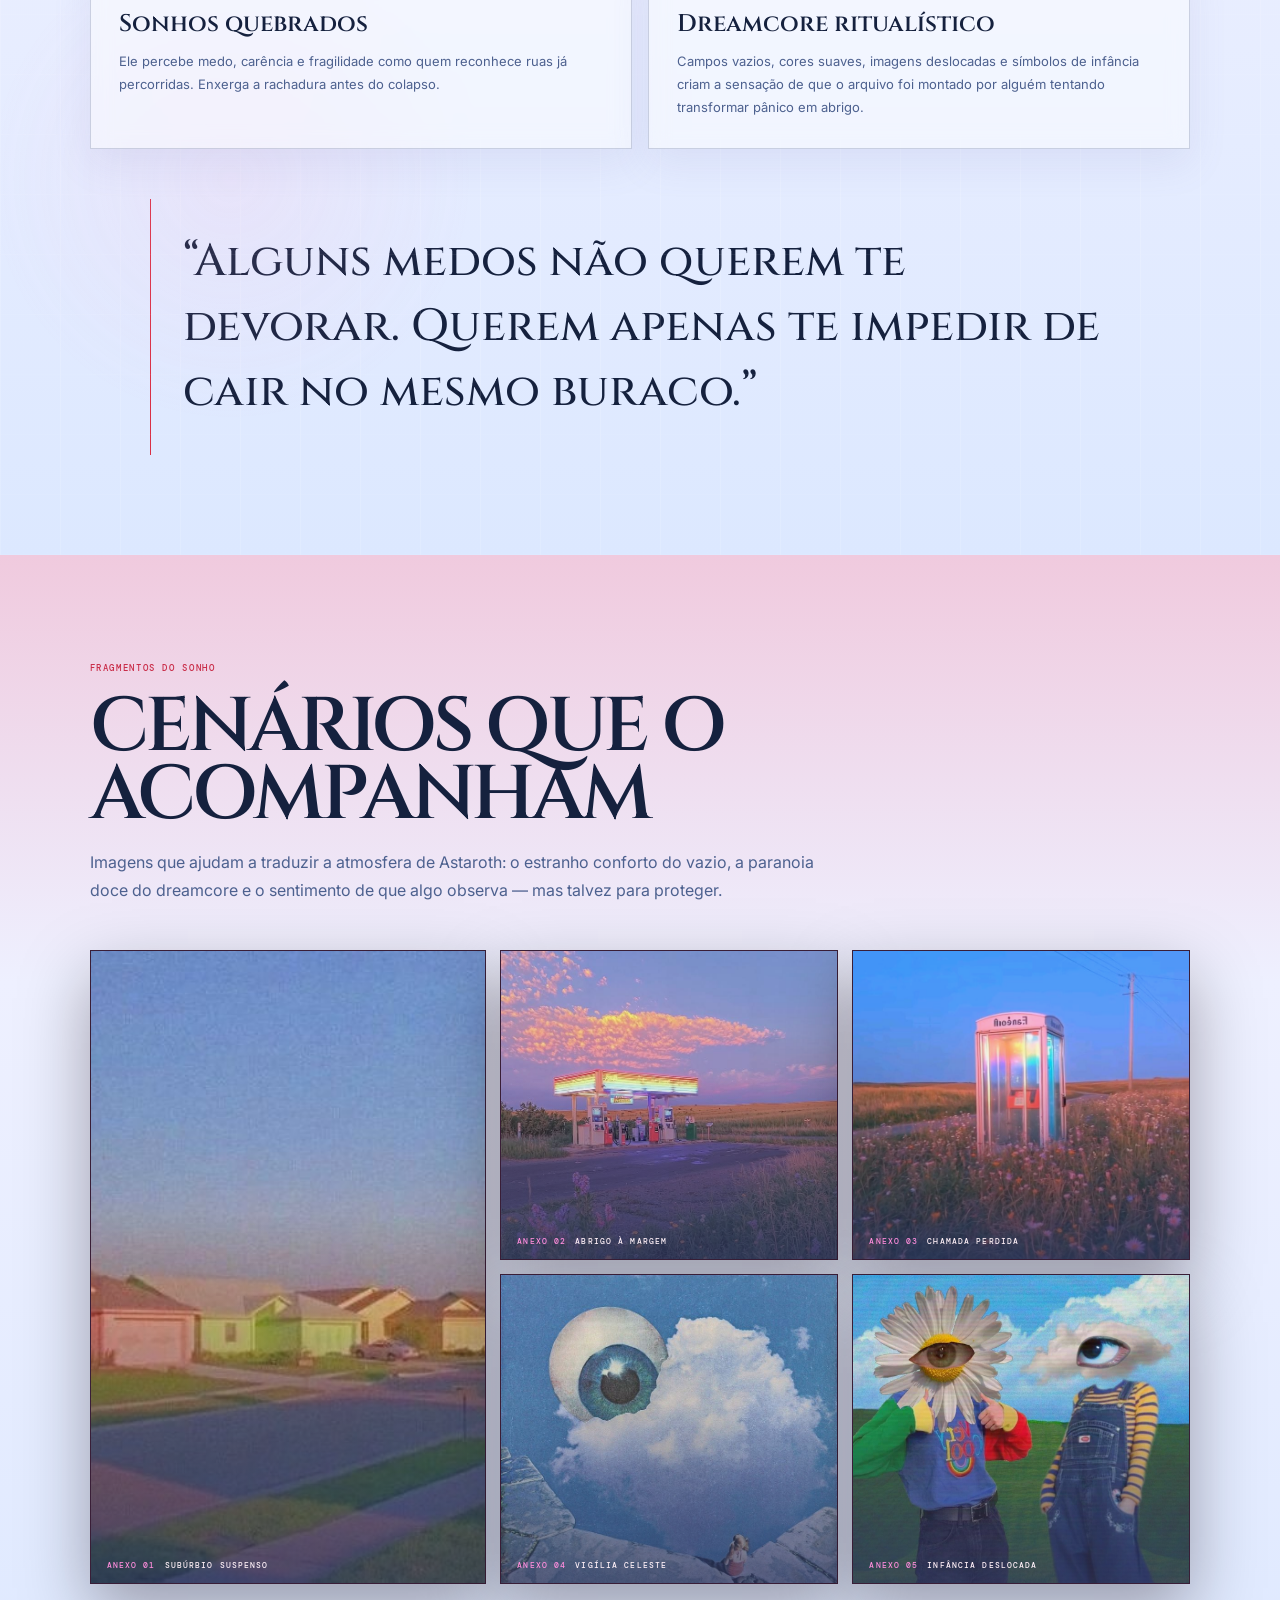
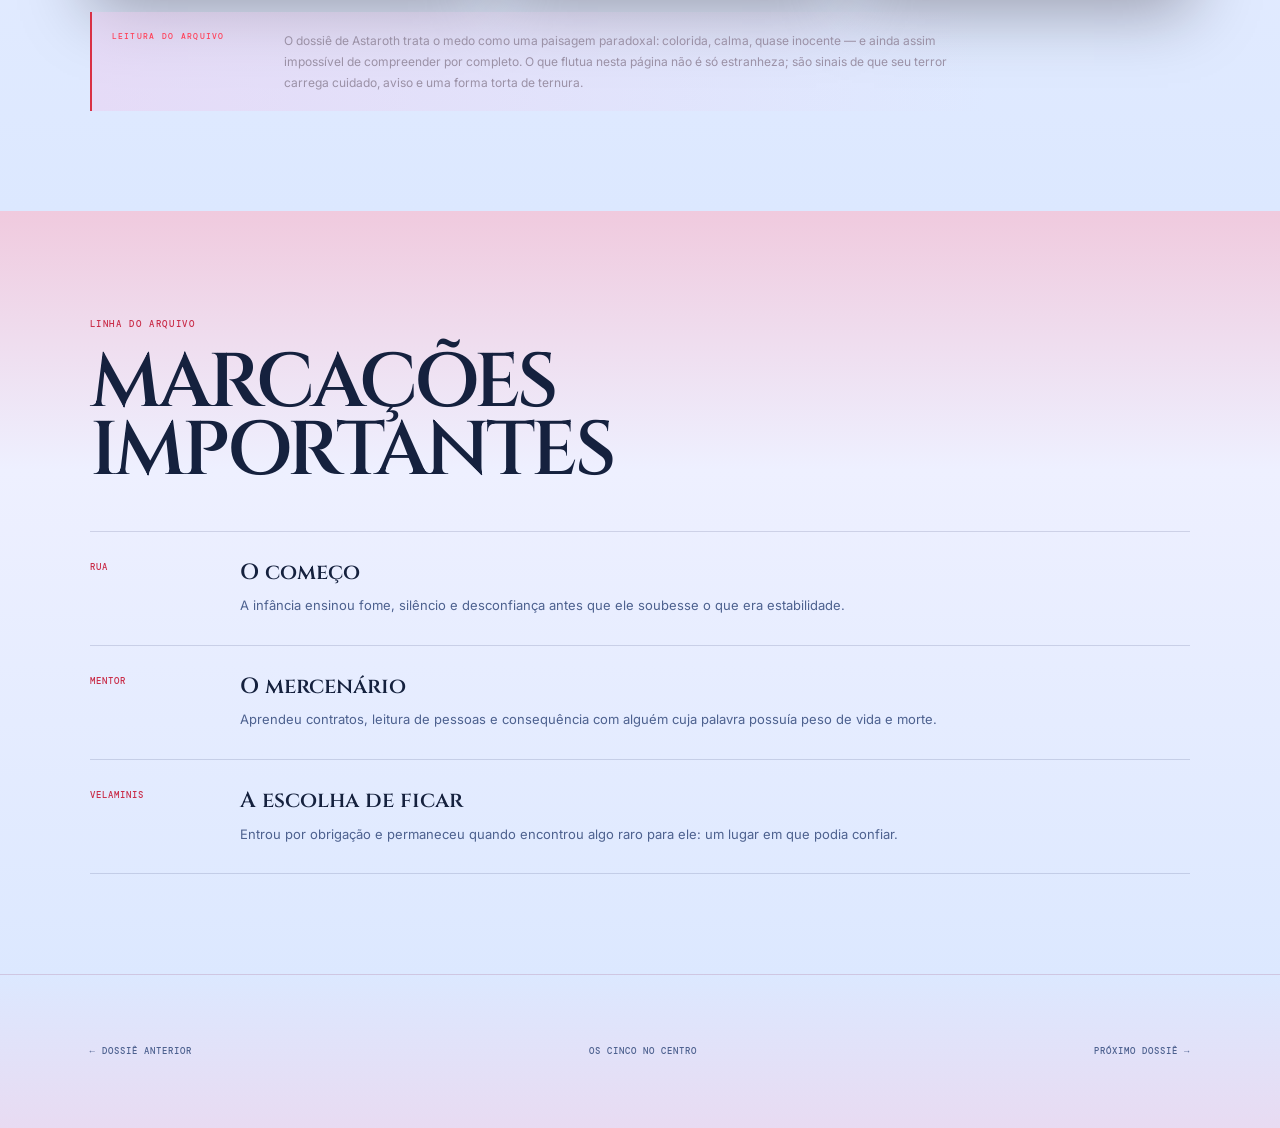
<file: astaroth.html>
<!DOCTYPE html>
<html lang="pt-BR">
<head>
  <meta charset="UTF-8">
  <meta name="viewport" content="width=device-width,initial-scale=1">
  <title>Astaroth — Velaminis</title>
  <link rel="stylesheet" href="sacerdote-dossie.css">
</head>
<body class="astaroth">
  <header class="top">
    <a class="brand" href="index.html"><b>V</b> VELAMINIS</a>
    <nav>
      <a href="sacerdotes.html">← SACERDOTES</a>
      <a href="morgana.html">Morgana</a>
      <a href="astaroth.html">Astaroth</a>
      <a href="caramela.html">Caramela</a>
      <a href="baal.html">Baal</a>
      <a href="belzebu.html">Belzebu</a>
      <a href="membros.html">Registro</a>
    </nav>
  </header>

  <main>
    <section class="hero">
      <div class="dream-floaters" aria-hidden="true">
        <div class="floater floater-eye"></div>
        <div class="floater floater-house"></div>
        <div class="floater floater-phone"></div>
        <div class="floater floater-note">GOOD LIFE</div>
        <div class="floater floater-note small">DON'T PANIC</div>
      </div>

      <div>
        <div class="kicker">CONTRATO OPN-000 · Ordem do Medo</div>
        <h1>ASTAROTH</h1>
        <div class="sub">Consequência · incerteza · a mão do culto</div>
        <p class="lead">
          Astaroth não é feito de crueldade vazia. O medo que ele encarna nasce do desejo de impedir que o mundo desabe sobre quem não merece ser esmagado.
          Sua presença lembra que toda ação gera retorno — mas, por trás do peso de seus contratos, existe alguém que ainda deseja que as pessoas tenham uma vida boa, estável e inteira.
        </p>
        <div class="actions">
          <button class="music-btn" id="musicBtn" data-src="musicas/medo.mp3" data-title="Astaroth · Dreamcore" type="button"><span>▶</span> TOCAR TRILHA</button>
          <a class="btn primary" href="sacerdotes.html">VOLTAR AOS CINCO</a>
        </div>
      </div>

      <div class="hero-visual astaroth-visual">
        <div class="dream-ring ring-a"></div>
        <div class="dream-ring ring-b"></div>
        <img class="portrait" src="assets/astaroth.png" alt="Retrato de Astaroth">
        <div class="dream-tag dream-tag-a">SAFE // IF YOU LISTEN</div>
        <div class="dream-tag dream-tag-b">MONSTERS NEARBY</div>
      </div>
    </section>

    <section class="dreamcore-intro">
      <div class="section-head">
        <small>REGISTRO ONÍRICO</small>
        <h2>O medo que quer<br>preservar</h2>
        <p>
          No arquivo de Astaroth, o terror não se apresenta como pura ameaça. Ele se mistura com subúrbios impossíveis, céus lavados em azul, postos de gasolina vazios,
          flores ao vento e olhos que observam de longe. É o medo como aviso, como cuidado torto, como a tentativa de impedir que alguém volte a sofrer o que ele sofreu.
        </p>
      </div>

      <div class="grid dream-grid">
        <article class="card">
          <b>ESSÊNCIA</b>
          <h3>Consequência com afeto</h3>
          <p>Ele cobra, pune e impõe presença — mas seu impulso mais profundo não é destruir. É evitar que o caos se repita em quem ainda pode ser salvo.</p>
        </article>
        <article class="card">
          <b>CONTRADIÇÃO</b>
          <h3>Brutal, porém protetor</h3>
          <p>Astaroth parece um presságio de ruína, embora muitas de suas escolhas nasçam de uma vontade silenciosa de oferecer segurança onde antes só existia abandono.</p>
        </article>
        <article class="card">
          <b>LEITURA</b>
          <h3>Sonhos quebrados</h3>
          <p>Ele percebe medo, carência e fragilidade como quem reconhece ruas já percorridas. Enxerga a rachadura antes do colapso.</p>
        </article>
        <article class="card">
          <b>LINGUAGEM</b>
          <h3>Dreamcore ritualístico</h3>
          <p>Campos vazios, cores suaves, imagens deslocadas e símbolos de infância criam a sensação de que o arquivo foi montado por alguém tentando transformar pânico em abrigo.</p>
        </article>
      </div>

      <div class="quote">“Alguns medos não querem te devorar. Querem apenas te impedir de cair no mesmo buraco.”</div>
    </section>

    <section class="astaroth-visual-archive">
      <div class="section-head">
        <small>FRAGMENTOS DO SONHO</small>
        <h2>CENÁRIOS QUE O ACOMPANHAM</h2>
        <p>Imagens que ajudam a traduzir a atmosfera de Astaroth: o estranho conforto do vazio, a paranoia doce do dreamcore e o sentimento de que algo observa — mas talvez para proteger.</p>
      </div>

      <div class="morgana-gallery astaroth-gallery">
        <button class="visual-thumb visual-a" type="button" data-full="assets/astaroth_dream_1.png">
          <img src="assets/astaroth_dream_1.png" alt="Rua residencial em tons pastéis">
          <span><b>anexo 01</b> subúrbio suspenso</span>
        </button>
        <button class="visual-thumb visual-b" type="button" data-full="assets/astaroth_dream_2.png">
          <img src="assets/astaroth_dream_2.png" alt="Posto de gasolina em paisagem dreamcore">
          <span><b>anexo 02</b> abrigo à margem</span>
        </button>
        <button class="visual-thumb visual-c" type="button" data-full="assets/astaroth_dream_3.png">
          <img src="assets/astaroth_dream_3.png" alt="Cabine telefônica em campo florido">
          <span><b>anexo 03</b> chamada perdida</span>
        </button>
        <button class="visual-thumb visual-d" type="button" data-full="assets/astaroth_dream_4.png">
          <img src="assets/astaroth_dream_4.png" alt="Olho entre nuvens com menina observando">
          <span><b>anexo 04</b> vigília celeste</span>
        </button>
        <button class="visual-thumb visual-e" type="button" data-full="assets/astaroth_dream_5.png">
          <img src="assets/astaroth_dream_5.png" alt="Figuras surrealistas com olhos">
          <span><b>anexo 05</b> infância deslocada</span>
        </button>
      </div>

      <div class="visual-note astaroth-note">
        <span>LEITURA DO ARQUIVO</span>
        <p>
          O dossiê de Astaroth trata o medo como uma paisagem paradoxal: colorida, calma, quase inocente — e ainda assim impossível de compreender por completo.
          O que flutua nesta página não é só estranheza; são sinais de que seu terror carrega cuidado, aviso e uma forma torta de ternura.
        </p>
      </div>
    </section>

    <section>
      <div class="section-head">
        <small>LINHA DO ARQUIVO</small>
        <h2>MARCAÇÕES IMPORTANTES</h2>
      </div>
      <div class="timeline">
        <div class="event"><span>RUA</span><div><h3>O começo</h3><p>A infância ensinou fome, silêncio e desconfiança antes que ele soubesse o que era estabilidade.</p></div></div>
        <div class="event"><span>MENTOR</span><div><h3>O mercenário</h3><p>Aprendeu contratos, leitura de pessoas e consequência com alguém cuja palavra possuía peso de vida e morte.</p></div></div>
        <div class="event"><span>VELAMINIS</span><div><h3>A escolha de ficar</h3><p>Entrou por obrigação e permaneceu quando encontrou algo raro para ele: um lugar em que podia confiar.</p></div></div>
      </div>
    </section>
  </main>

  <footer class="footer-nav">
    <a href="morgana.html">← DOSSIÊ ANTERIOR</a>
    <a href="sacerdotes.html">OS CINCO NO CENTRO</a>
    <a href="caramela.html">PRÓXIMO DOSSIÊ →</a>
  </footer>

  <aside class="player" id="miniPlayer">
    <div class="orb">♪</div>
    <div>
      <small>TRILHA DO DOSSIÊ</small>
      <b id="miniTitle">nenhuma trilha selecionada</b>
    </div>
    <button id="miniToggle">▶</button>
  </aside>

  <div class="visual-lightbox" id="visualLightbox" aria-hidden="true">
    <button class="lightbox-close" id="lightboxClose" type="button">×</button>
    <img id="lightboxImage" alt="Imagem ampliada do arquivo visual">
    <div class="lightbox-caption" id="lightboxCaption">anexo visual</div>
  </div>

  <audio id="pageAudio" preload="metadata"></audio>
  <script src="sacerdote-dossie.js"></script>
</body>
</html>
</file>
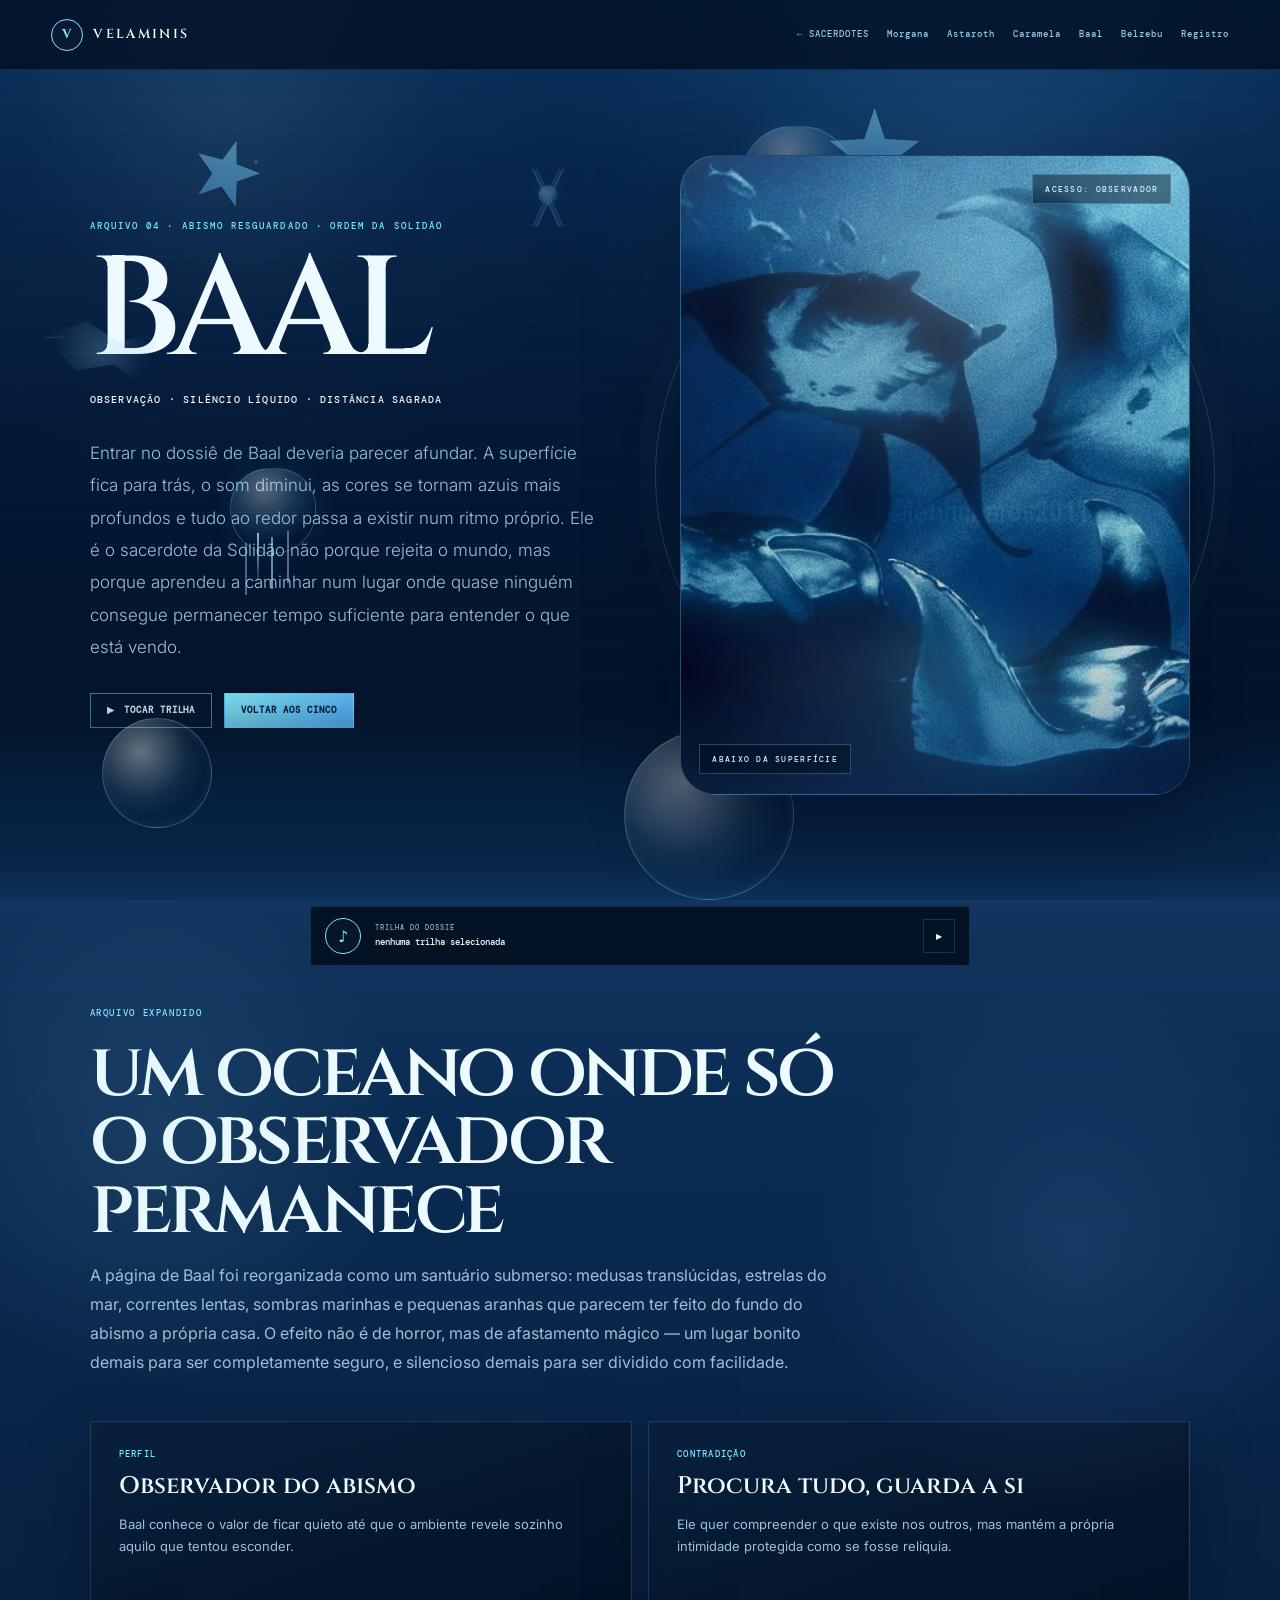
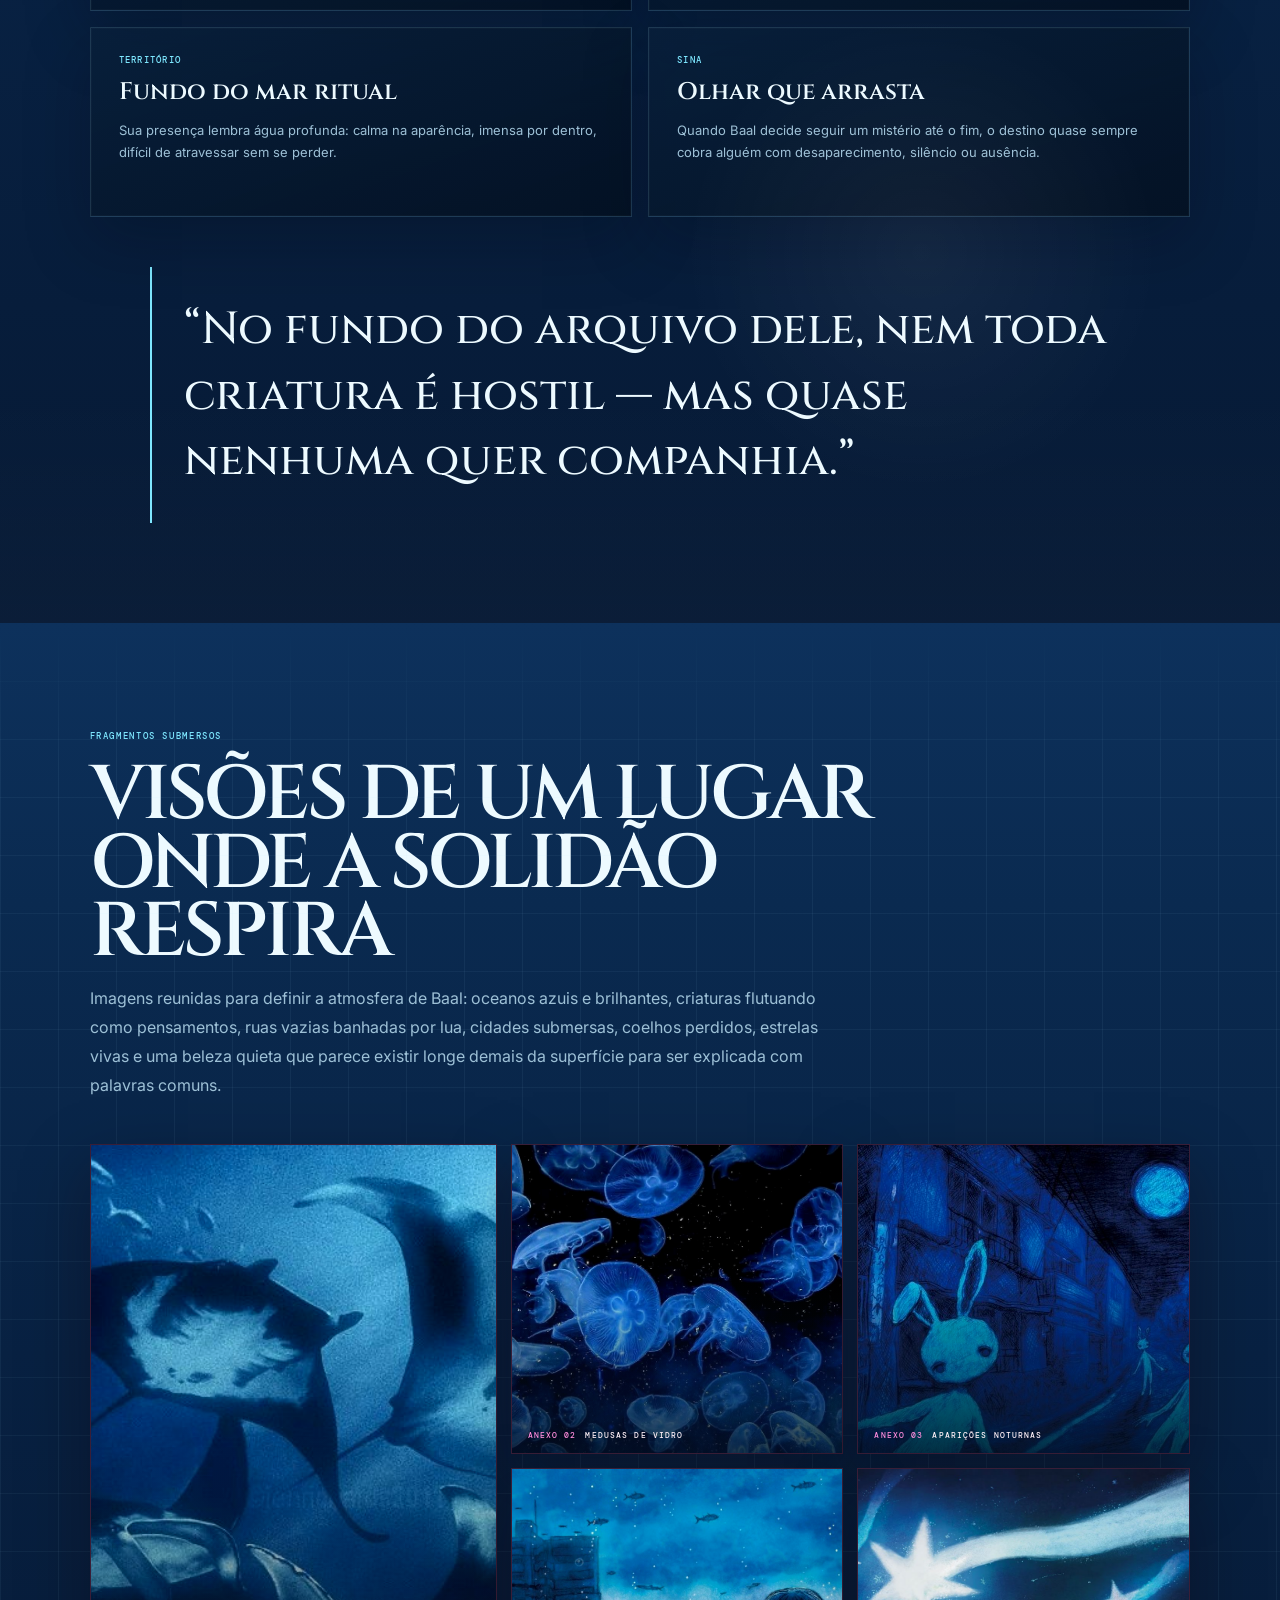
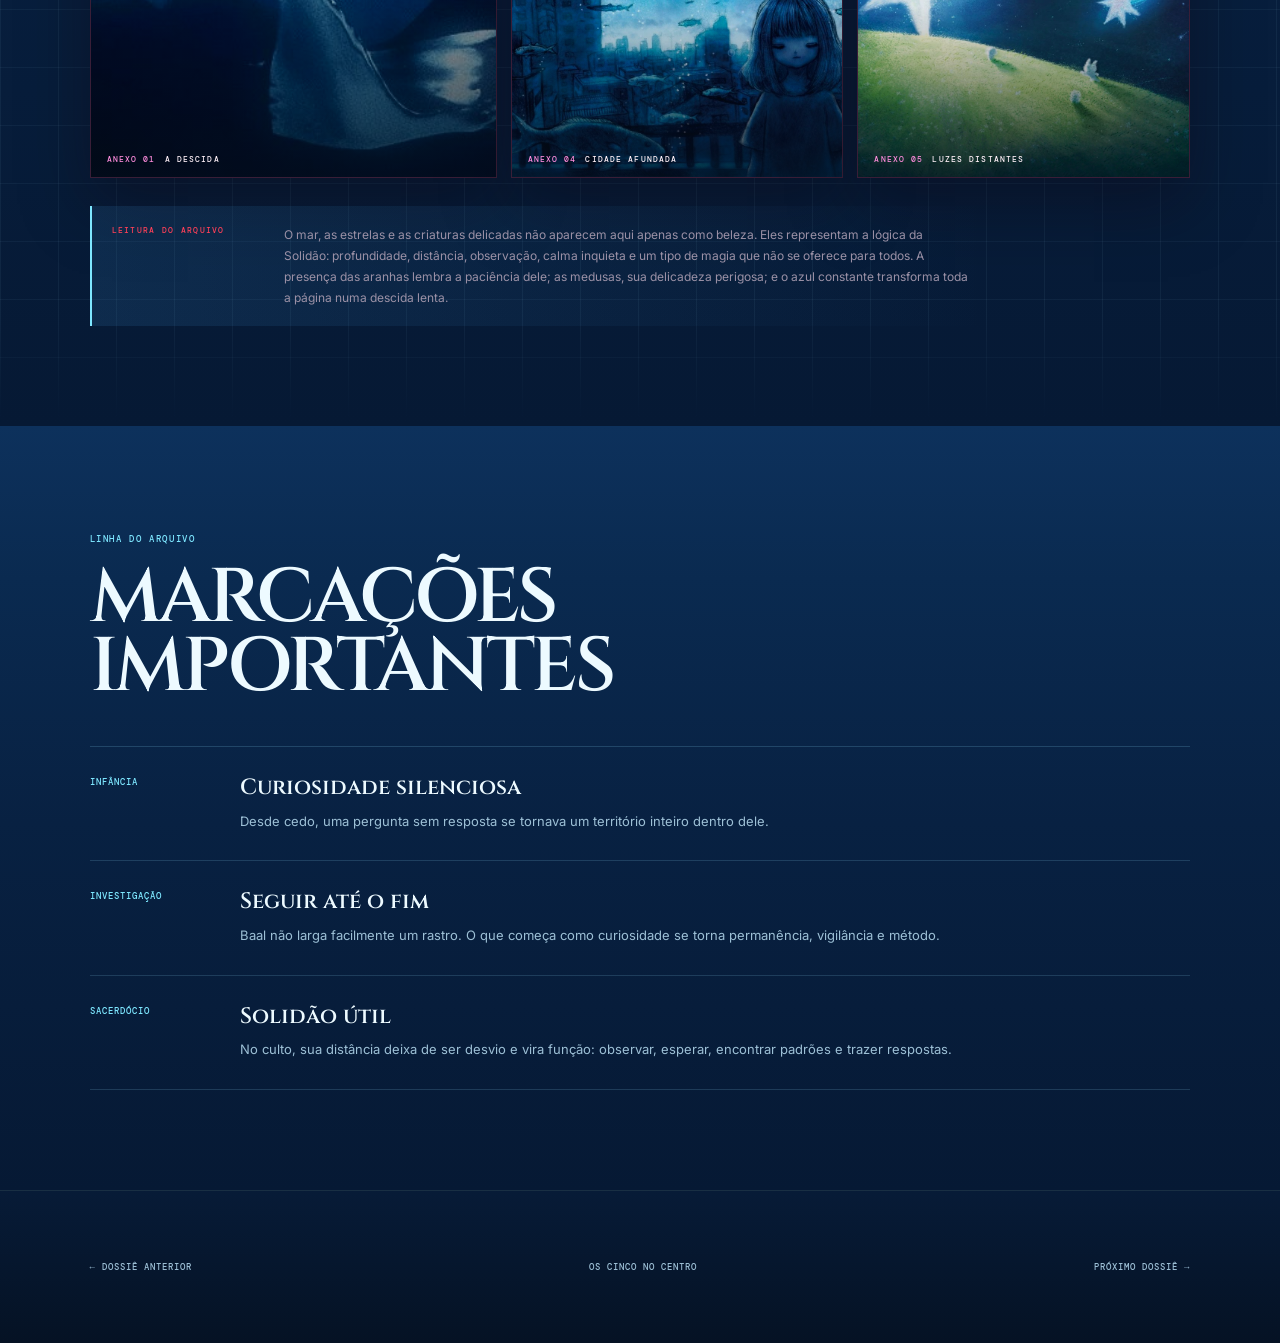
<file: baal.html>
<!DOCTYPE html>
<html lang="pt-BR">
<head>
  <meta charset="UTF-8">
  <meta name="viewport" content="width=device-width,initial-scale=1">
  <title>Baal — Velaminis</title>
  <link rel="stylesheet" href="sacerdote-dossie.css">
</head>
<body class="baal">
  <header class="top">
    <a class="brand" href="index.html"><b>V</b> VELAMINIS</a>
    <nav>
      <a href="sacerdotes.html">← SACERDOTES</a>
      <a href="morgana.html">Morgana</a>
      <a href="astaroth.html">Astaroth</a>
      <a href="caramela.html">Caramela</a>
      <a href="baal.html">Baal</a>
      <a href="belzebu.html">Belzebu</a>
      <a href="membros.html">Registro</a>
    </nav>
  </header>

  <main>
    <section class="hero">
      <div class="sea-floaters" aria-hidden="true">
        <div class="bubble bubble-a"></div>
        <div class="bubble bubble-b"></div>
        <div class="bubble bubble-c"></div>
        <div class="jelly jelly-a"></div>
        <div class="jelly jelly-b"></div>
        <div class="starfish starfish-a"></div>
        <div class="starfish starfish-b"></div>
        <div class="sea-spider spider-a"></div>
        <div class="sea-spider spider-b"></div>
        <div class="ray ray-a"></div>
        <div class="ray ray-b"></div>
      </div>

      <div>
        <div class="kicker">ARQUIVO 04 · ABISMO RESGUARDADO · Ordem da Solidão</div>
        <h1>BAAL</h1>
        <div class="sub">observação · silêncio líquido · distância sagrada</div>
        <p class="lead">
          Entrar no dossiê de Baal deveria parecer afundar. A superfície fica para trás, o som diminui,
          as cores se tornam azuis mais profundos e tudo ao redor passa a existir num ritmo próprio.
          Ele é o sacerdote da Solidão não porque rejeita o mundo, mas porque aprendeu a caminhar num lugar
          onde quase ninguém consegue permanecer tempo suficiente para entender o que está vendo.
        </p>
        <div class="actions">
          <button class="music-btn" id="musicBtn" data-src="musicas/solidao.mp3" data-title="Baal · Vanitas (Memórias de Vanitas) Se Essa Lua Fosse Minha | Oshadow" type="button"><span>▶</span> TOCAR TRILHA</button>
          <a class="btn primary" href="sacerdotes.html">VOLTAR AOS CINCO</a>
        </div>
      </div>

      <div class="hero-visual baal-visual">
        <div class="deep-ring ring-a"></div>
        <div class="deep-ring ring-b"></div>
        <div class="deep-window">
          <img class="sea-vision" src="assets/baal_sea_1.png" alt="Raias nadando em águas profundas">
          <div class="deep-window-glow"></div>
          <div class="depth-label label-a">abaixo da superfície</div>
          <div class="depth-label label-b">acesso: observador</div>
        </div>
      </div>
    </section>

    <section class="baal-intro">
      <div class="section-head">
        <small>ARQUIVO EXPANDIDO</small>
        <h2>um oceano onde só<br>o observador permanece</h2>
        <p>
          A página de Baal foi reorganizada como um santuário submerso: medusas translúcidas, estrelas do mar,
          correntes lentas, sombras marinhas e pequenas aranhas que parecem ter feito do fundo do abismo a própria casa.
          O efeito não é de horror, mas de afastamento mágico — um lugar bonito demais para ser completamente seguro,
          e silencioso demais para ser dividido com facilidade.
        </p>
      </div>

      <div class="grid abyss-grid">
        <article class="card">
          <b>PERFIL</b>
          <h3>Observador do abismo</h3>
          <p>Baal conhece o valor de ficar quieto até que o ambiente revele sozinho aquilo que tentou esconder.</p>
        </article>
        <article class="card">
          <b>CONTRADIÇÃO</b>
          <h3>Procura tudo, guarda a si</h3>
          <p>Ele quer compreender o que existe nos outros, mas mantém a própria intimidade protegida como se fosse relíquia.</p>
        </article>
        <article class="card">
          <b>TERRITÓRIO</b>
          <h3>Fundo do mar ritual</h3>
          <p>Sua presença lembra água profunda: calma na aparência, imensa por dentro, difícil de atravessar sem se perder.</p>
        </article>
        <article class="card">
          <b>SINA</b>
          <h3>Olhar que arrasta</h3>
          <p>Quando Baal decide seguir um mistério até o fim, o destino quase sempre cobra alguém com desaparecimento, silêncio ou ausência.</p>
        </article>
      </div>

      <div class="quote">“No fundo do arquivo dele, nem toda criatura é hostil — mas quase nenhuma quer companhia.”</div>
    </section>

    <section class="baal-visual-archive">
      <div class="section-head">
        <small>FRAGMENTOS SUBMERSOS</small>
        <h2>VISÕES DE UM LUGAR<br>ONDE A SOLIDÃO RESPIRA</h2>
        <p>
          Imagens reunidas para definir a atmosfera de Baal: oceanos azuis e brilhantes, criaturas flutuando como pensamentos,
          ruas vazias banhadas por lua, cidades submersas, coelhos perdidos, estrelas vivas e uma beleza quieta que parece existir
          longe demais da superfície para ser explicada com palavras comuns.
        </p>
      </div>

      <div class="morgana-gallery baal-gallery">
        <button class="visual-thumb visual-a" type="button" data-full="assets/baal_sea_1.png">
          <img src="assets/baal_sea_1.png" alt="Raias em águas profundas">
          <span><b>anexo 01</b> a descida</span>
        </button>
        <button class="visual-thumb visual-b" type="button" data-full="assets/baal_sea_2.png">
          <img src="assets/baal_sea_2.png" alt="Águas-vivas azuis em ambiente escuro">
          <span><b>anexo 02</b> medusas de vidro</span>
        </button>
        <button class="visual-thumb visual-c" type="button" data-full="assets/baal_sea_3.png">
          <img src="assets/baal_sea_3.png" alt="Coelhos azuis em rua silenciosa">
          <span><b>anexo 03</b> aparições noturnas</span>
        </button>
        <button class="visual-thumb visual-d" type="button" data-full="assets/baal_sea_4.png">
          <img src="assets/baal_sea_4.png" alt="Garota diante de cidade azul com peixes">
          <span><b>anexo 04</b> cidade afundada</span>
        </button>
        <button class="visual-thumb visual-e" type="button" data-full="assets/baal_sea_5.png">
          <img src="assets/baal_sea_5.png" alt="Estrelas descendo sobre campo verde">
          <span><b>anexo 05</b> luzes distantes</span>
        </button>
      </div>

      <div class="visual-note baal-note">
        <span>LEITURA DO ARQUIVO</span>
        <p>
          O mar, as estrelas e as criaturas delicadas não aparecem aqui apenas como beleza. Eles representam a lógica da Solidão:
          profundidade, distância, observação, calma inquieta e um tipo de magia que não se oferece para todos. A presença das aranhas
          lembra a paciência dele; as medusas, sua delicadeza perigosa; e o azul constante transforma toda a página numa descida lenta.
        </p>
      </div>
    </section>

    <section>
      <div class="section-head">
        <small>LINHA DO ARQUIVO</small>
        <h2>MARCAÇÕES IMPORTANTES</h2>
      </div>
      <div class="timeline">
        <div class="event"><span>INFÂNCIA</span><div><h3>Curiosidade silenciosa</h3><p>Desde cedo, uma pergunta sem resposta se tornava um território inteiro dentro dele.</p></div></div>
        <div class="event"><span>INVESTIGAÇÃO</span><div><h3>Seguir até o fim</h3><p>Baal não larga facilmente um rastro. O que começa como curiosidade se torna permanência, vigilância e método.</p></div></div>
        <div class="event"><span>SACERDÓCIO</span><div><h3>Solidão útil</h3><p>No culto, sua distância deixa de ser desvio e vira função: observar, esperar, encontrar padrões e trazer respostas.</p></div></div>
      </div>
    </section>
  </main>

  <footer class="footer-nav">
    <a href="caramela.html">← DOSSIÊ ANTERIOR</a>
    <a href="sacerdotes.html">OS CINCO NO CENTRO</a>
    <a href="belzebu.html">PRÓXIMO DOSSIÊ →</a>
  </footer>

  <aside class="player" id="miniPlayer">
    <div class="orb">♪</div>
    <div>
      <small>TRILHA DO DOSSIÊ</small>
      <b id="miniTitle">nenhuma trilha selecionada</b>
    </div>
    <button id="miniToggle">▶</button>
  </aside>

  <div class="visual-lightbox" id="visualLightbox" aria-hidden="true">
    <button class="lightbox-close" id="lightboxClose" type="button">×</button>
    <img id="lightboxImage" alt="Imagem ampliada do arquivo visual">
    <div class="lightbox-caption" id="lightboxCaption">anexo visual</div>
  </div>

  <audio id="pageAudio" preload="metadata"></audio>
  <script src="sacerdote-dossie.js"></script>
</body>
</html>
</file>
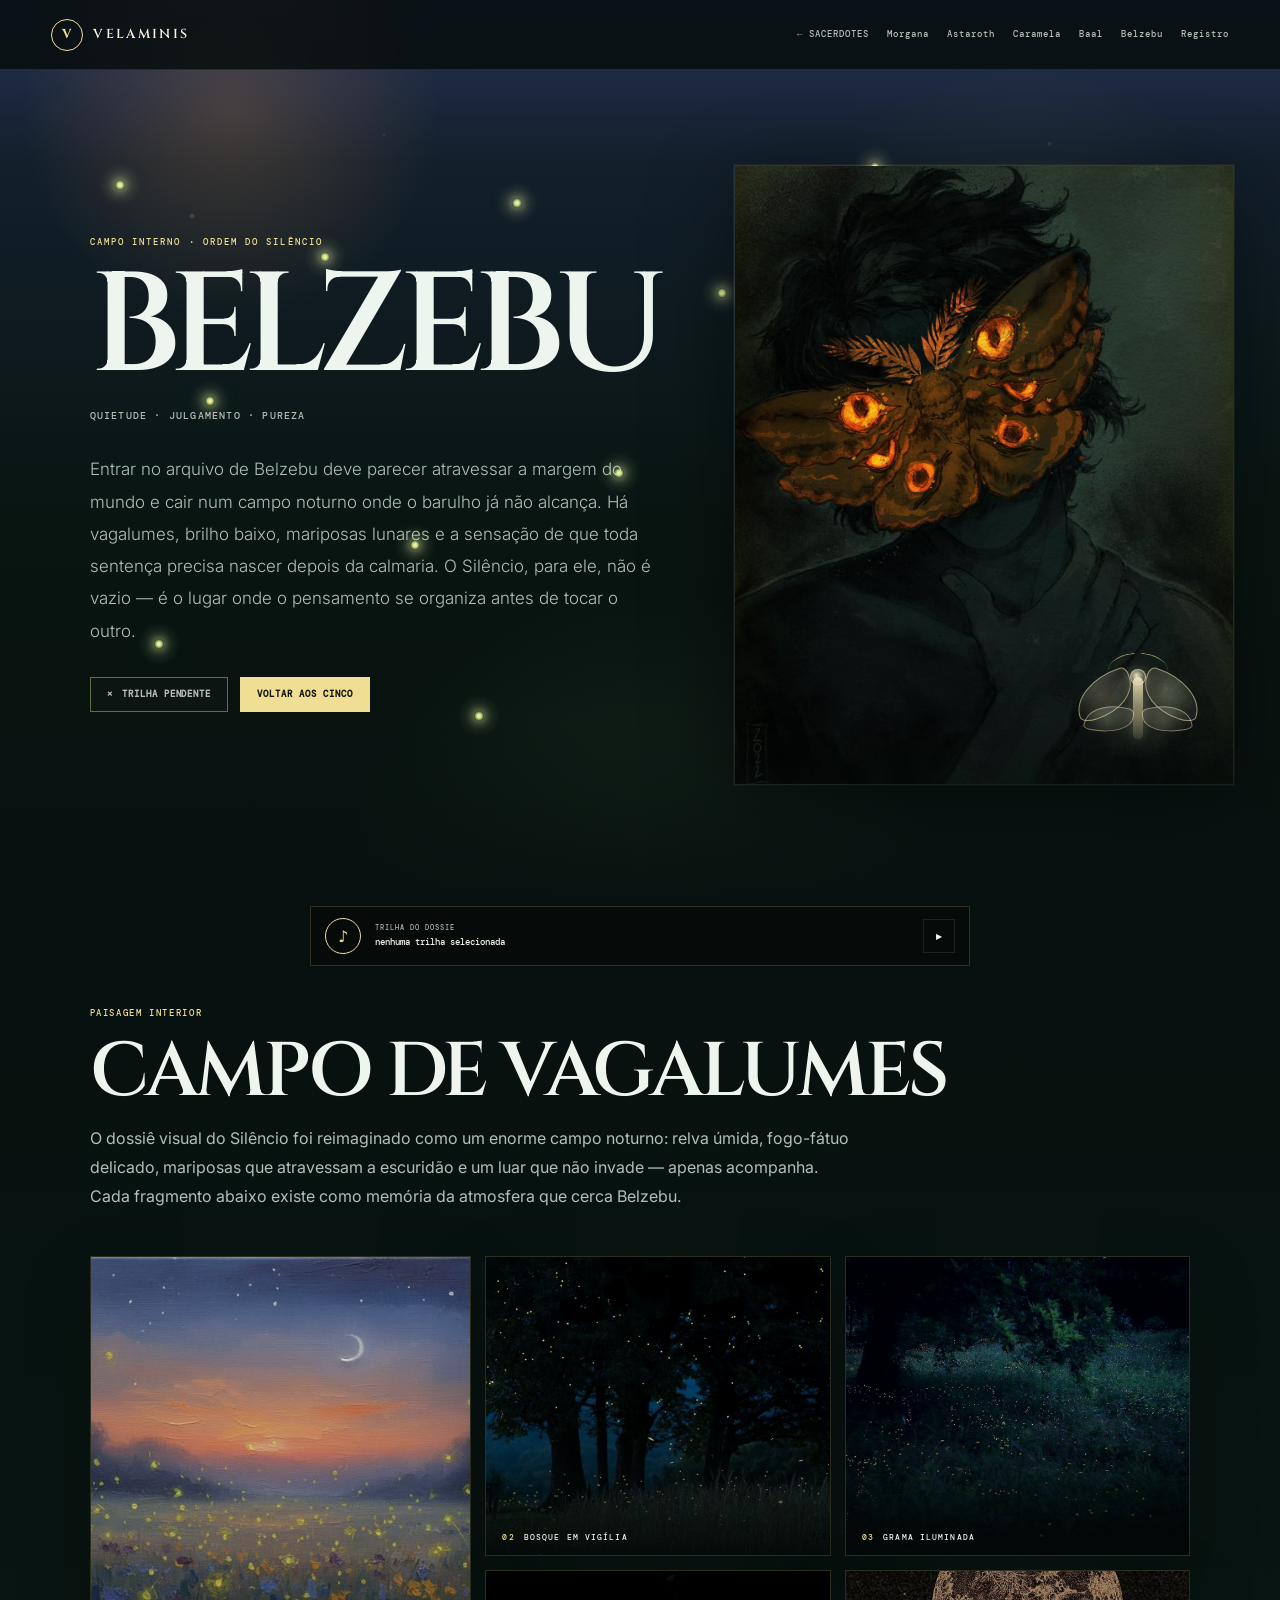
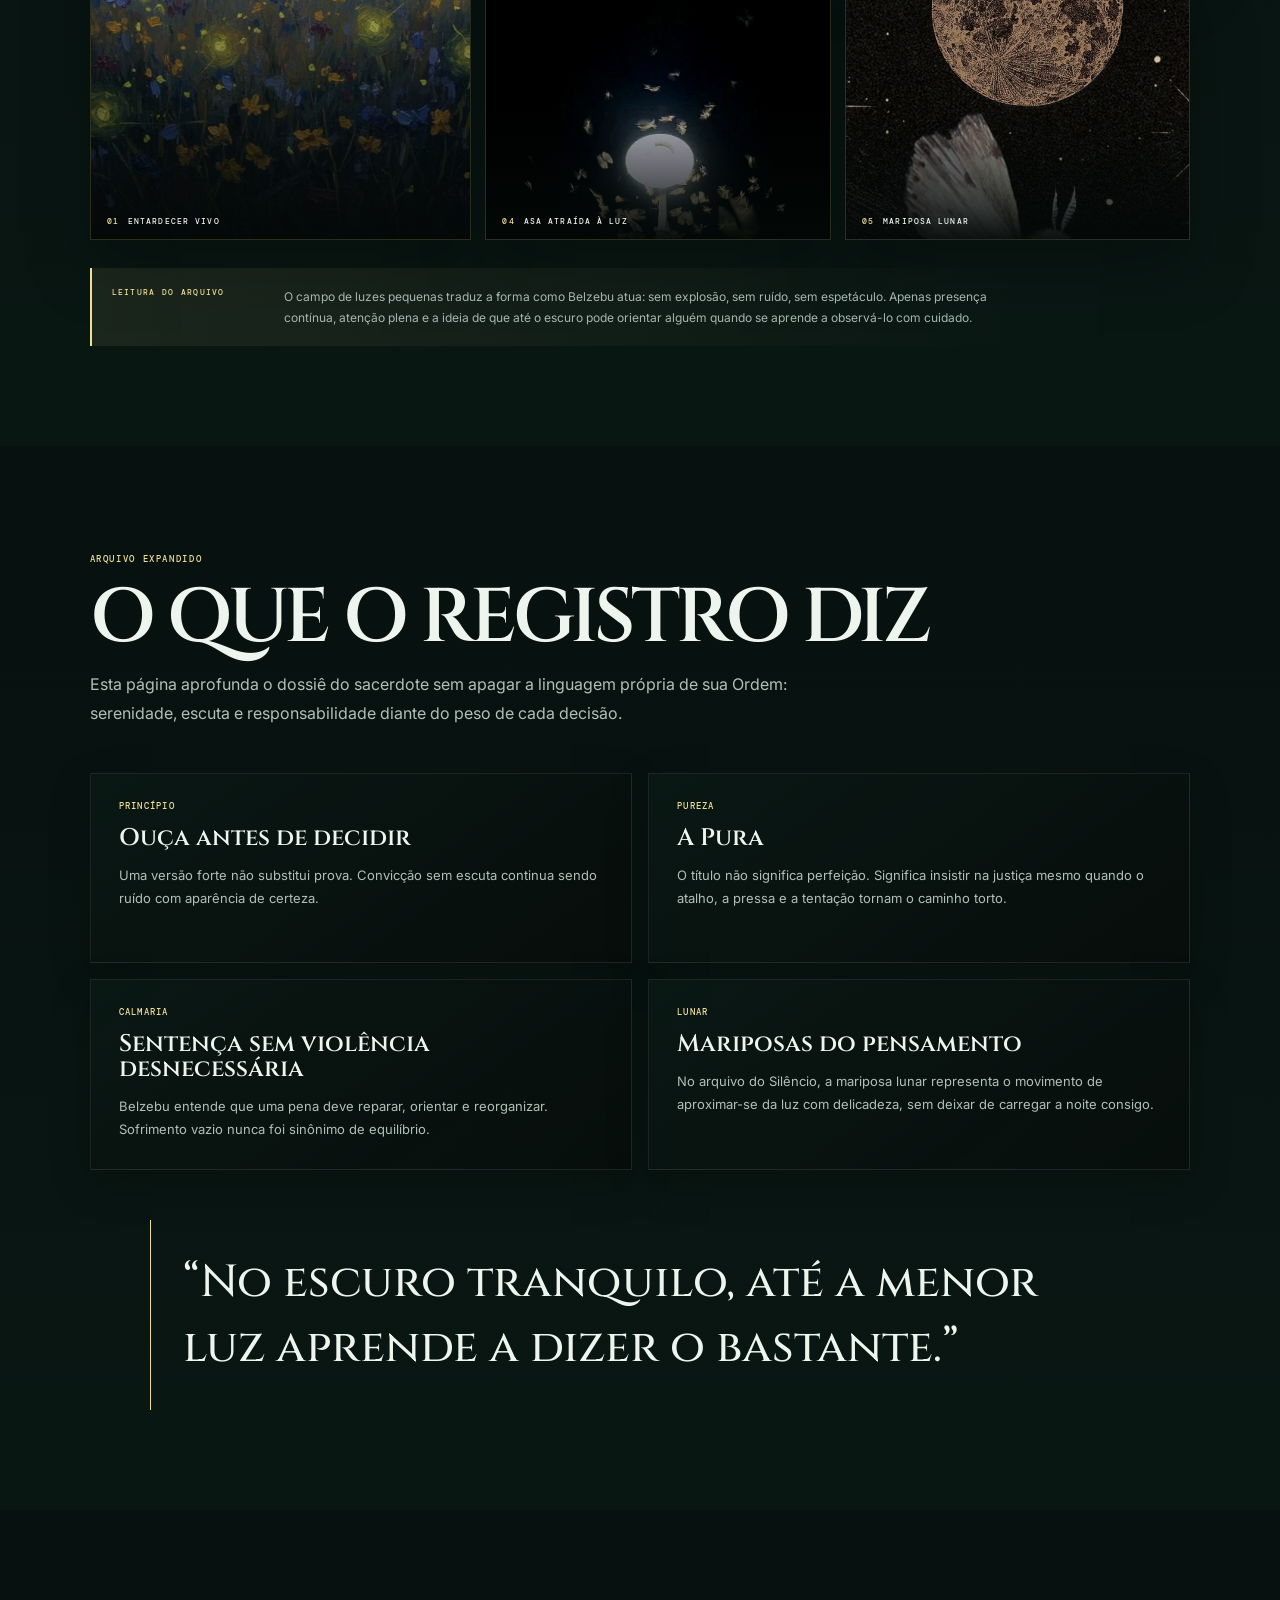
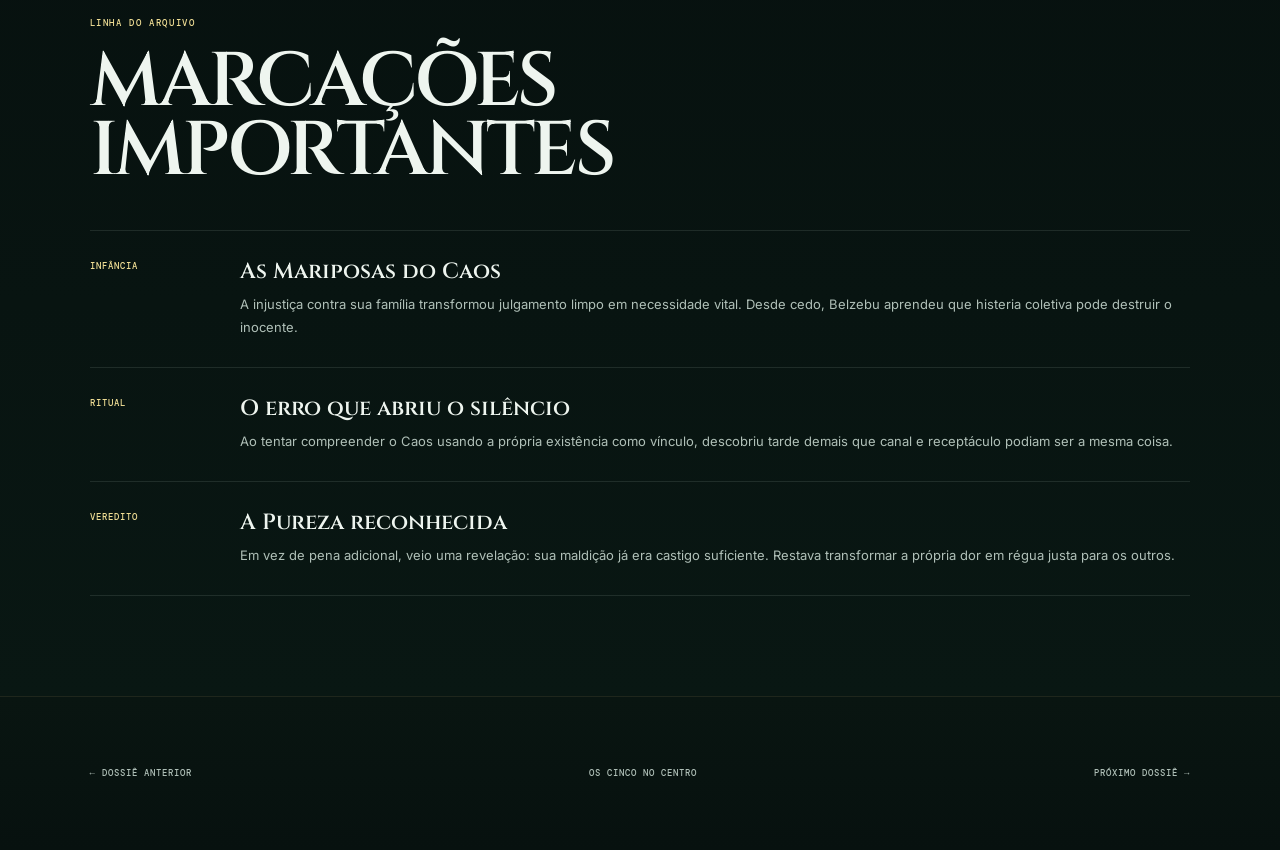
<file: belzebu.html>
<!DOCTYPE html>
<html lang="pt-BR">
<head>
  <meta charset="UTF-8">
  <meta name="viewport" content="width=device-width,initial-scale=1">
  <title>Belzebu — Velaminis</title>
  <link rel="stylesheet" href="sacerdote-dossie.css">
</head>
<body class="belzebu">
  <header class="top">
    <a class="brand" href="index.html"><b>V</b> VELAMINIS</a>
    <nav>
      <a href="sacerdotes.html">← SACERDOTES</a>
      <a href="morgana.html">Morgana</a>
      <a href="astaroth.html">Astaroth</a>
      <a href="caramela.html">Caramela</a>
      <a href="baal.html">Baal</a>
      <a href="belzebu.html">Belzebu</a>
      <a href="membros.html">Registro</a>
    </nav>
  </header>

  <main>
    <section class="hero belzebu-nocturne">
      <div class="firefly-field" aria-hidden="true">
        <span class="fly f1"></span><span class="fly f2"></span><span class="fly f3"></span><span class="fly f4"></span>
        <span class="fly f5"></span><span class="fly f6"></span><span class="fly f7"></span><span class="fly f8"></span>
        <span class="fly f9"></span><span class="fly f10"></span><span class="fly f11"></span><span class="fly f12"></span>
        <span class="fly f13"></span><span class="fly f14"></span><span class="fly f15"></span><span class="fly f16"></span>
      </div>

      <div>
        <div class="kicker">CAMPO INTERNO · Ordem do Silêncio</div>
        <h1>BELZEBU</h1>
        <div class="sub">quietude · julgamento · pureza</div>
        <p class="lead">Entrar no arquivo de Belzebu deve parecer atravessar a margem do mundo e cair num campo noturno onde o barulho já não alcança. Há vagalumes, brilho baixo, mariposas lunares e a sensação de que toda sentença precisa nascer depois da calmaria. O Silêncio, para ele, não é vazio — é o lugar onde o pensamento se organiza antes de tocar o outro.</p>
        <div class="actions">
          <button class="music-btn" id="musicBtn" disabled type="button"><span>×</span> TRILHA PENDENTE</button>
          <a class="btn primary" href="sacerdotes.html">VOLTAR AOS CINCO</a>
        </div>
      </div>

      <div class="hero-visual moon-altar">
        <div class="luna-glow"></div>
        <img class="portrait" src="assets/belzebu.png" alt="Retrato de Belzebu">
        <div class="moth-sigil" aria-hidden="true">
          <span class="moth-halo"></span>
          <span class="moth-wing wing-l-top"></span>
          <span class="moth-wing wing-r-top"></span>
          <span class="moth-wing wing-l-bottom"></span>
          <span class="moth-wing wing-r-bottom"></span>
          <span class="moth-body"></span>
          <span class="moth-head"></span>
          <span class="moth-antenna ant-l"></span>
          <span class="moth-antenna ant-r"></span>
        </div>
      </div>
    </section>

    <section class="belzebu-field">
      <div class="section-head">
        <small>PAISAGEM INTERIOR</small>
        <h2>CAMPO DE VAGALUMES</h2>
        <p>O dossiê visual do Silêncio foi reimaginado como um enorme campo noturno: relva úmida, fogo-fátuo delicado, mariposas que atravessam a escuridão e um luar que não invade — apenas acompanha. Cada fragmento abaixo existe como memória da atmosfera que cerca Belzebu.</p>
      </div>

      <div class="belzebu-gallery">
        <button class="silent-thumb silent-a" type="button"><img src="assets/belzebu_silent_1.png" alt="Campo florido ao entardecer com vagalumes"><span><b>01</b> entardecer vivo</span></button>
        <button class="silent-thumb silent-b" type="button"><img src="assets/belzebu_silent_2.png" alt="Bosque escuro com vagalumes"><span><b>02</b> bosque em vigília</span></button>
        <button class="silent-thumb silent-c" type="button"><img src="assets/belzebu_silent_3.png" alt="Floresta noturna tomada por pontos de luz"><span><b>03</b> grama iluminada</span></button>
        <button class="silent-thumb silent-d" type="button"><img src="assets/belzebu_silent_4.png" alt="Lâmpada cercada por pequenas mariposas"><span><b>04</b> asa atraída à luz</span></button>
        <button class="silent-thumb silent-e" type="button"><img src="assets/belzebu_silent_5.png" alt="Mariposa lunar carregando uma lanterna sob a lua"><span><b>05</b> mariposa lunar</span></button>
      </div>

      <div class="visual-note belzebu-note">
        <span>LEITURA DO ARQUIVO</span>
        <p>O campo de luzes pequenas traduz a forma como Belzebu atua: sem explosão, sem ruído, sem espetáculo. Apenas presença contínua, atenção plena e a ideia de que até o escuro pode orientar alguém quando se aprende a observá-lo com cuidado.</p>
      </div>
    </section>

    <section>
      <div class="section-head">
        <small>ARQUIVO EXPANDIDO</small>
        <h2>O QUE O REGISTRO DIZ</h2>
        <p>Esta página aprofunda o dossiê do sacerdote sem apagar a linguagem própria de sua Ordem: serenidade, escuta e responsabilidade diante do peso de cada decisão.</p>
      </div>

      <div class="grid">
        <article class="card">
          <b>PRINCÍPIO</b>
          <h3>Ouça antes de decidir</h3>
          <p>Uma versão forte não substitui prova. Convicção sem escuta continua sendo ruído com aparência de certeza.</p>
        </article>
        <article class="card">
          <b>PUREZA</b>
          <h3>A Pura</h3>
          <p>O título não significa perfeição. Significa insistir na justiça mesmo quando o atalho, a pressa e a tentação tornam o caminho torto.</p>
        </article>
        <article class="card">
          <b>CALMARIA</b>
          <h3>Sentença sem violência desnecessária</h3>
          <p>Belzebu entende que uma pena deve reparar, orientar e reorganizar. Sofrimento vazio nunca foi sinônimo de equilíbrio.</p>
        </article>
        <article class="card">
          <b>LUNAR</b>
          <h3>Mariposas do pensamento</h3>
          <p>No arquivo do Silêncio, a mariposa lunar representa o movimento de aproximar-se da luz com delicadeza, sem deixar de carregar a noite consigo.</p>
        </article>
      </div>

      <div class="quote">“No escuro tranquilo, até a menor luz aprende a dizer o bastante.”</div>
    </section>

    <section>
      <div class="section-head">
        <small>LINHA DO ARQUIVO</small>
        <h2>MARCAÇÕES IMPORTANTES</h2>
      </div>

      <div class="timeline">
        <div class="event">
          <span>INFÂNCIA</span>
          <div>
            <h3>As Mariposas do Caos</h3>
            <p>A injustiça contra sua família transformou julgamento limpo em necessidade vital. Desde cedo, Belzebu aprendeu que histeria coletiva pode destruir o inocente.</p>
          </div>
        </div>
        <div class="event">
          <span>RITUAL</span>
          <div>
            <h3>O erro que abriu o silêncio</h3>
            <p>Ao tentar compreender o Caos usando a própria existência como vínculo, descobriu tarde demais que canal e receptáculo podiam ser a mesma coisa.</p>
          </div>
        </div>
        <div class="event">
          <span>VEREDITO</span>
          <div>
            <h3>A Pureza reconhecida</h3>
            <p>Em vez de pena adicional, veio uma revelação: sua maldição já era castigo suficiente. Restava transformar a própria dor em régua justa para os outros.</p>
          </div>
        </div>
      </div>
    </section>
  </main>

  <footer class="footer-nav">
    <a href="baal.html">← DOSSIÊ ANTERIOR</a>
    <a href="sacerdotes.html">OS CINCO NO CENTRO</a>
    <a href="morgana.html">PRÓXIMO DOSSIÊ →</a>
  </footer>

  <aside class="player" id="miniPlayer">
    <div class="orb">♪</div>
    <div><small>TRILHA DO DOSSIÊ</small><b id="miniTitle">nenhuma trilha selecionada</b></div>
    <button id="miniToggle">▶</button>
  </aside>
  <audio id="pageAudio" preload="metadata"></audio>

  <div class="visual-lightbox" id="visualLightbox" aria-hidden="true">
    <button class="lightbox-close" id="lightboxClose" type="button">×</button>
    <img id="lightboxImage" alt="Visual ampliado">
    <div class="lightbox-caption" id="lightboxCaption"></div>
  </div>

  <script src="sacerdote-dossie.js"></script>
  <script>
    (() => {
      const thumbs = document.querySelectorAll('.silent-thumb');
      const lightbox = document.getElementById('visualLightbox');
      const lightboxImage = document.getElementById('lightboxImage');
      const lightboxCaption = document.getElementById('lightboxCaption');
      const closeBtn = document.getElementById('lightboxClose');
      if (!thumbs.length || !lightbox || !lightboxImage || !lightboxCaption || !closeBtn) return;
      const close = () => {
        lightbox.classList.remove('open');
        lightbox.setAttribute('aria-hidden', 'true');
        document.body.style.overflow = '';
      };
      thumbs.forEach(btn => {
        btn.addEventListener('click', () => {
          const img = btn.querySelector('img');
          const text = btn.querySelector('span');
          lightboxImage.src = img.src;
          lightboxImage.alt = img.alt;
          lightboxCaption.textContent = text ? text.textContent.replace(/\s+/g,' ').trim() : '';
          lightbox.classList.add('open');
          lightbox.setAttribute('aria-hidden', 'false');
          document.body.style.overflow = 'hidden';
        });
      });
      closeBtn.addEventListener('click', close);
      lightbox.addEventListener('click', e => { if (e.target === lightbox) close(); });
      window.addEventListener('keydown', e => { if (e.key === 'Escape') close(); });
    })();
  </script>
</body>
</html>
</file>
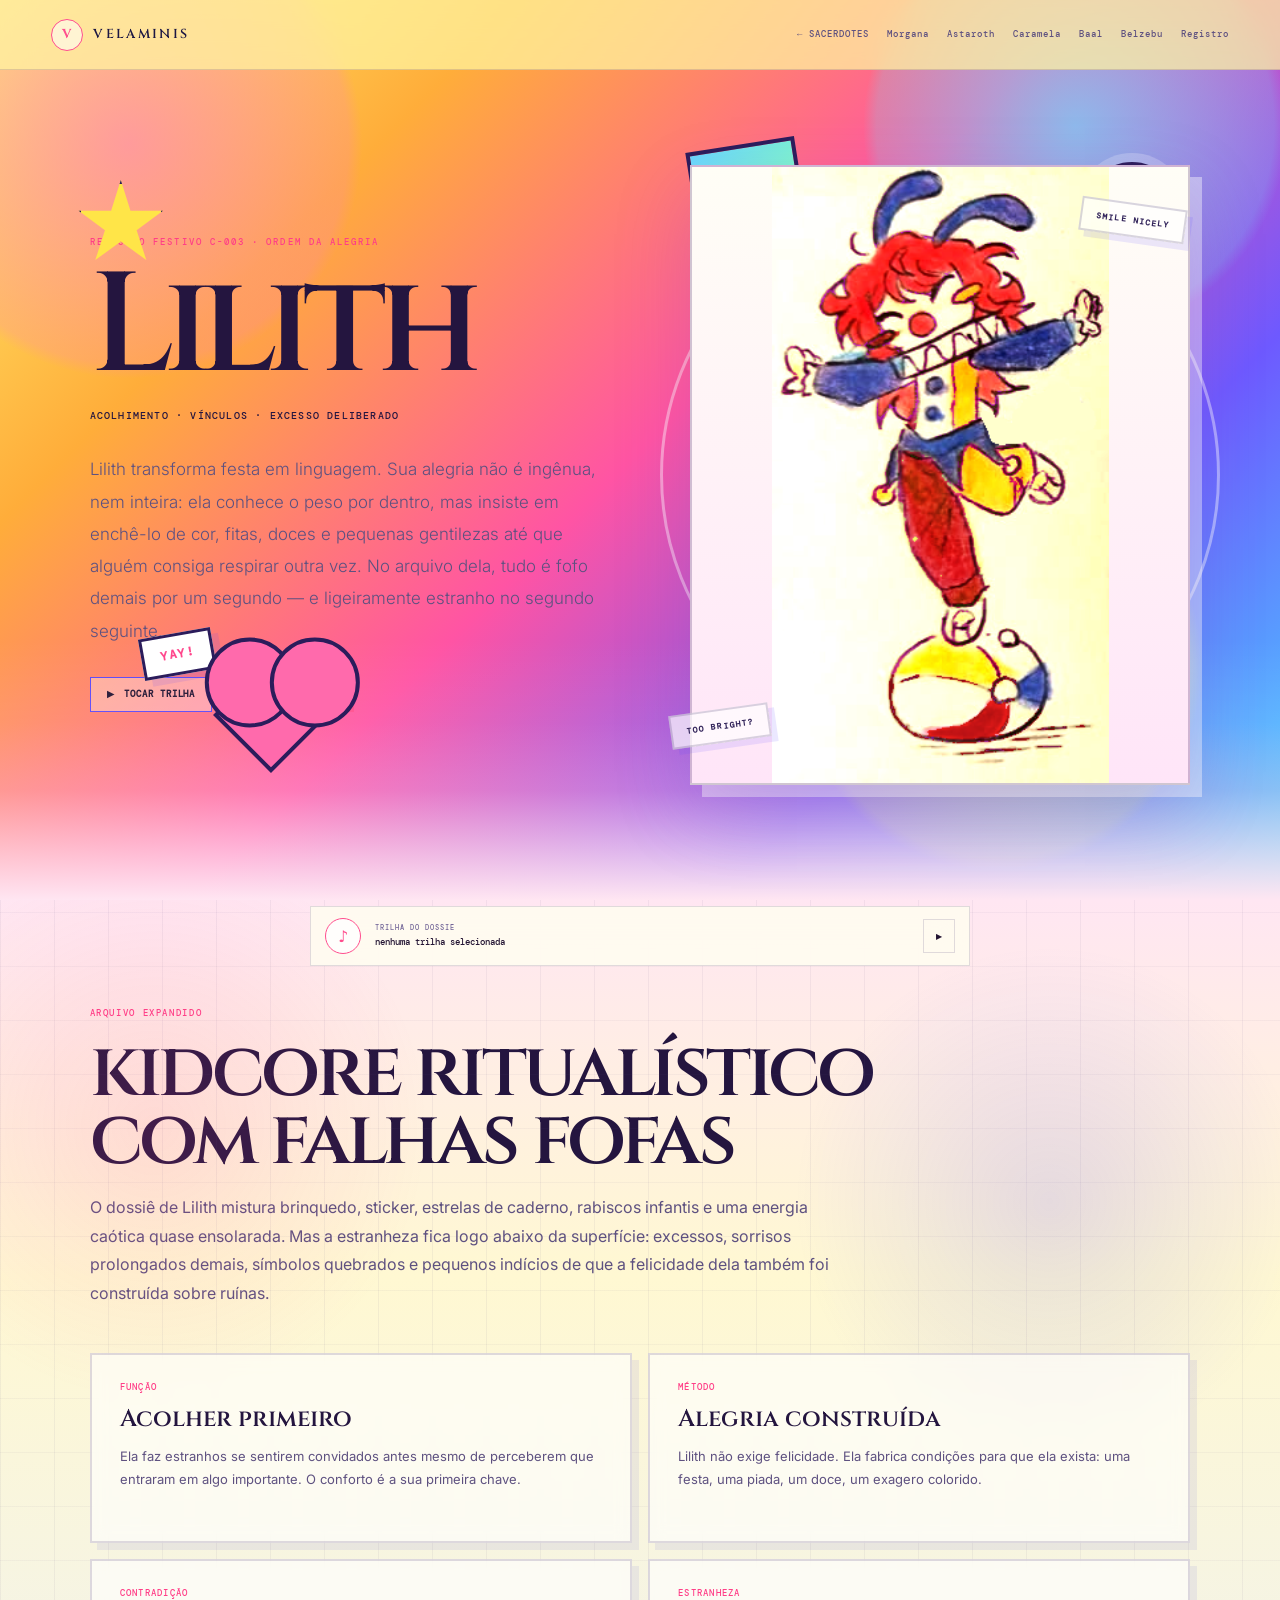
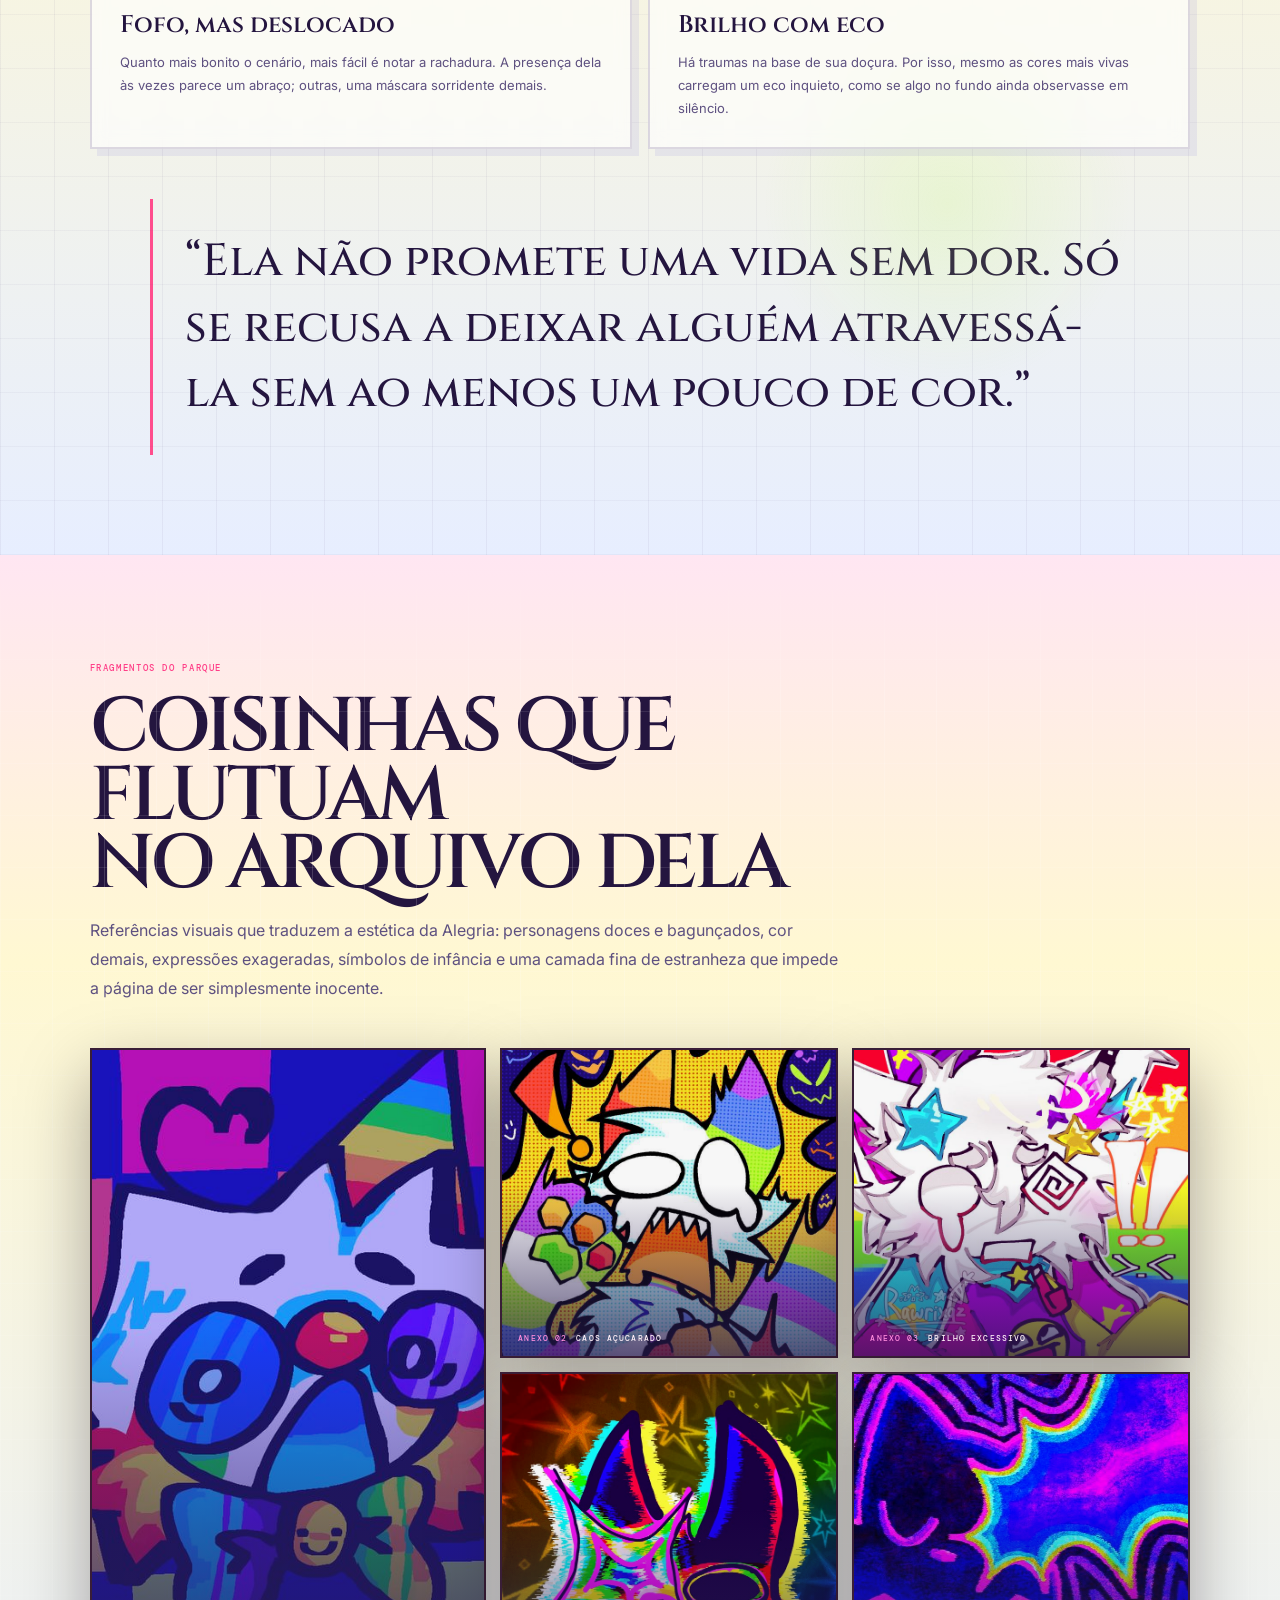
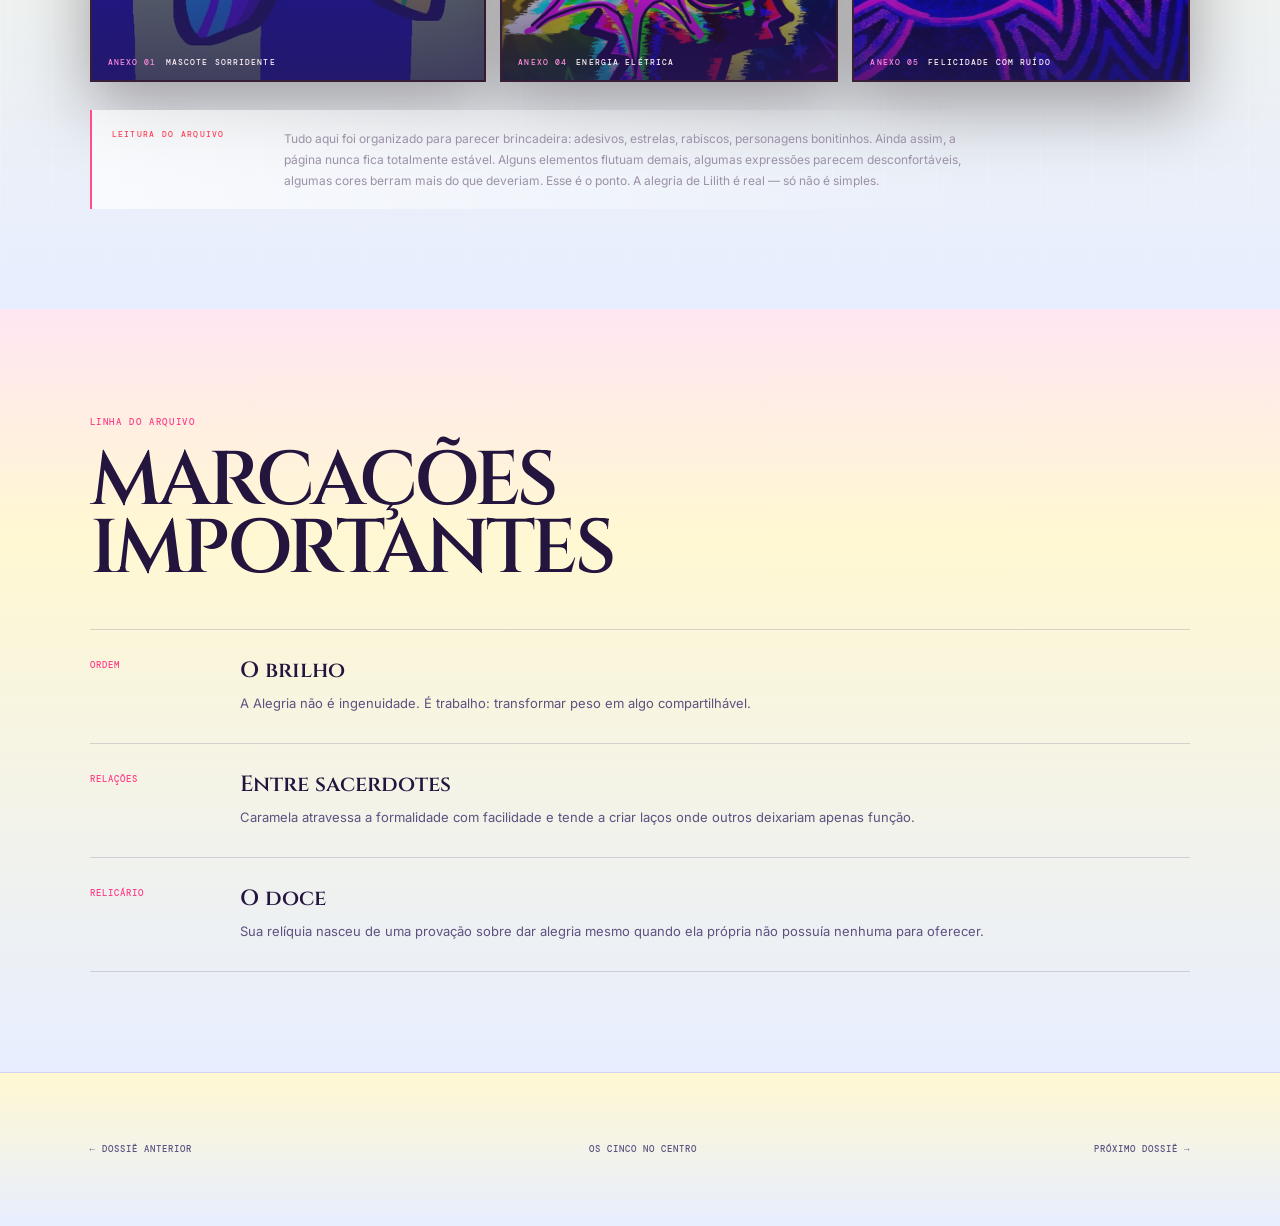
<file: caramela.html>
<!DOCTYPE html>
<html lang="pt-BR">
<head>
  <meta charset="UTF-8">
  <meta name="viewport" content="width=device-width,initial-scale=1">
  <title>Caramela — Velaminis</title>
  <link rel="stylesheet" href="sacerdote-dossie.css">
</head>
<body class="caramela">
  <header class="top">
    <a class="brand" href="index.html"><b>V</b> VELAMINIS</a>
    <nav>
      <a href="sacerdotes.html">← SACERDOTES</a>
      <a href="morgana.html">Morgana</a>
      <a href="astaroth.html">Astaroth</a>
      <a href="caramela.html">Caramela</a>
      <a href="baal.html">Baal</a>
      <a href="belzebu.html">Belzebu</a>
      <a href="membros.html">Registro</a>
    </nav>
  </header>

  <main>
    <section class="hero">
      <div class="kid-floaters" aria-hidden="true">
        <div class="kid-thing star"></div>
        <div class="kid-thing smile"></div>
        <div class="kid-thing block"></div>
        <div class="kid-thing sticker">YAY!</div>
        <div class="kid-thing sticker small">oops...</div>
        <div class="kid-thing spiral"></div>
        <div class="kid-thing heart"></div>
      </div>

      <div>
        <div class="kicker">REGISTRO FESTIVO C-003 · Ordem da Alegria</div>
        <h1>Lilith</h1>
        <div class="sub">Acolhimento · vínculos · excesso deliberado</div>
        <p class="lead">
          Lilith transforma festa em linguagem. Sua alegria não é ingênua, nem inteira: ela conhece o peso por dentro,
          mas insiste em enchê-lo de cor, fitas, doces e pequenas gentilezas até que alguém consiga respirar outra vez.
          No arquivo dela, tudo é fofo demais por um segundo — e ligeiramente estranho no segundo seguinte.
        </p>
        <div class="actions">
          <button class="music-btn" id="musicBtn" data-src="musicas/alegria.mp3" data-title="Caramela · The One Who's Running the Show" type="button"><span>▶</span> TOCAR TRILHA</button>
          <a class="btn primary" href="sacerdotes.html">VOLTAR AOS CINCO</a>
        </div>
      </div>

      <div class="hero-visual caramela-visual">
        <div class="kid-ring ring-a"></div>
        <div class="kid-ring ring-b"></div>
        <img class="portrait" src="assets/caramela.png" alt="Retrato de Caramela">
        <div class="kid-tag kid-tag-a">SMILE NICELY</div>
        <div class="kid-tag kid-tag-b">TOO BRIGHT?</div>
      </div>
    </section>

    <section class="kidcore-intro">
      <div class="section-head">
        <small>ARQUIVO EXPANDIDO</small>
        <h2>kidcore ritualístico<br>com falhas fofas</h2>
        <p>
          O dossiê de Lilith mistura brinquedo, sticker, estrelas de caderno, rabiscos infantis e uma energia caótica quase ensolarada.
          Mas a estranheza fica logo abaixo da superfície: excessos, sorrisos prolongados demais, símbolos quebrados e pequenos indícios
          de que a felicidade dela também foi construída sobre ruínas.
        </p>
      </div>

      <div class="grid kid-grid">
        <article class="card">
          <b>FUNÇÃO</b>
          <h3>Acolher primeiro</h3>
          <p>Ela faz estranhos se sentirem convidados antes mesmo de perceberem que entraram em algo importante. O conforto é a sua primeira chave.</p>
        </article>
        <article class="card">
          <b>MÉTODO</b>
          <h3>Alegria construída</h3>
          <p>Lilith não exige felicidade. Ela fabrica condições para que ela exista: uma festa, uma piada, um doce, um exagero colorido.</p>
        </article>
        <article class="card">
          <b>CONTRADIÇÃO</b>
          <h3>Fofo, mas deslocado</h3>
          <p>Quanto mais bonito o cenário, mais fácil é notar a rachadura. A presença dela às vezes parece um abraço; outras, uma máscara sorridente demais.</p>
        </article>
        <article class="card">
          <b>ESTRANHEZA</b>
          <h3>Brilho com eco</h3>
          <p>Há traumas na base de sua doçura. Por isso, mesmo as cores mais vivas carregam um eco inquieto, como se algo no fundo ainda observasse em silêncio.</p>
        </article>
      </div>

      <div class="quote">“Ela não promete uma vida sem dor. Só se recusa a deixar alguém atravessá-la sem ao menos um pouco de cor.”</div>
    </section>

    <section class="caramela-visual-archive">
      <div class="section-head">
        <small>FRAGMENTOS DO PARQUE</small>
        <h2>COISINHAS QUE FLUTUAM<br>NO ARQUIVO DELA</h2>
        <p>
          Referências visuais que traduzem a estética da Alegria: personagens doces e bagunçados, cor demais, expressões exageradas,
          símbolos de infância e uma camada fina de estranheza que impede a página de ser simplesmente inocente.
        </p>
      </div>

      <div class="morgana-gallery caramela-gallery">
        <button class="visual-thumb visual-a" type="button" data-full="assets/caramela_kid_1.png">
          <img src="assets/caramela_kid_1.png" alt="Personagem kidcore com grandes óculos e cores vibrantes">
          <span><b>anexo 01</b> mascote sorridente</span>
        </button>
        <button class="visual-thumb visual-b" type="button" data-full="assets/caramela_kid_2.png">
          <img src="assets/caramela_kid_2.png" alt="Personagem expressivo cercado por doces e arco-íris">
          <span><b>anexo 02</b> caos açucarado</span>
        </button>
        <button class="visual-thumb visual-c" type="button" data-full="assets/caramela_kid_3.png">
          <img src="assets/caramela_kid_3.png" alt="Rosto fofo cercado de estrelas e símbolos coloridos">
          <span><b>anexo 03</b> brilho excessivo</span>
        </button>
        <button class="visual-thumb visual-d" type="button" data-full="assets/caramela_kid_4.png">
          <img src="assets/caramela_kid_4.png" alt="Silhueta colorida com estrelas neon">
          <span><b>anexo 04</b> energia elétrica</span>
        </button>
        <button class="visual-thumb visual-e" type="button" data-full="assets/caramela_kid_5.png">
          <img src="assets/caramela_kid_5.png" alt="Silhueta azul com ondas neon e estética fofa estranha">
          <span><b>anexo 05</b> felicidade com ruído</span>
        </button>
      </div>

      <div class="visual-note caramela-note">
        <span>LEITURA DO ARQUIVO</span>
        <p>
          Tudo aqui foi organizado para parecer brincadeira: adesivos, estrelas, rabiscos, personagens bonitinhos. Ainda assim, a página nunca fica totalmente estável.
          Alguns elementos flutuam demais, algumas expressões parecem desconfortáveis, algumas cores berram mais do que deveriam. Esse é o ponto.
          A alegria de Lilith é real — só não é simples.
        </p>
      </div>
    </section>

    <section>
      <div class="section-head">
        <small>LINHA DO ARQUIVO</small>
        <h2>MARCAÇÕES IMPORTANTES</h2>
      </div>
      <div class="timeline">
        <div class="event"><span>ORDEM</span><div><h3>O brilho</h3><p>A Alegria não é ingenuidade. É trabalho: transformar peso em algo compartilhável.</p></div></div>
        <div class="event"><span>RELAÇÕES</span><div><h3>Entre sacerdotes</h3><p>Caramela atravessa a formalidade com facilidade e tende a criar laços onde outros deixariam apenas função.</p></div></div>
        <div class="event"><span>RELICÁRIO</span><div><h3>O doce</h3><p>Sua relíquia nasceu de uma provação sobre dar alegria mesmo quando ela própria não possuía nenhuma para oferecer.</p></div></div>
      </div>
    </section>
  </main>

  <footer class="footer-nav">
    <a href="astaroth.html">← DOSSIÊ ANTERIOR</a>
    <a href="sacerdotes.html">OS CINCO NO CENTRO</a>
    <a href="baal.html">PRÓXIMO DOSSIÊ →</a>
  </footer>

  <aside class="player" id="miniPlayer">
    <div class="orb">♪</div>
    <div>
      <small>TRILHA DO DOSSIÊ</small>
      <b id="miniTitle">nenhuma trilha selecionada</b>
    </div>
    <button id="miniToggle">▶</button>
  </aside>

  <div class="visual-lightbox" id="visualLightbox" aria-hidden="true">
    <button class="lightbox-close" id="lightboxClose" type="button">×</button>
    <img id="lightboxImage" alt="Imagem ampliada do arquivo visual">
    <div class="lightbox-caption" id="lightboxCaption">anexo visual</div>
  </div>

  <audio id="pageAudio" preload="metadata"></audio>
  <script src="sacerdote-dossie.js"></script>
</body>
</html>
</file>
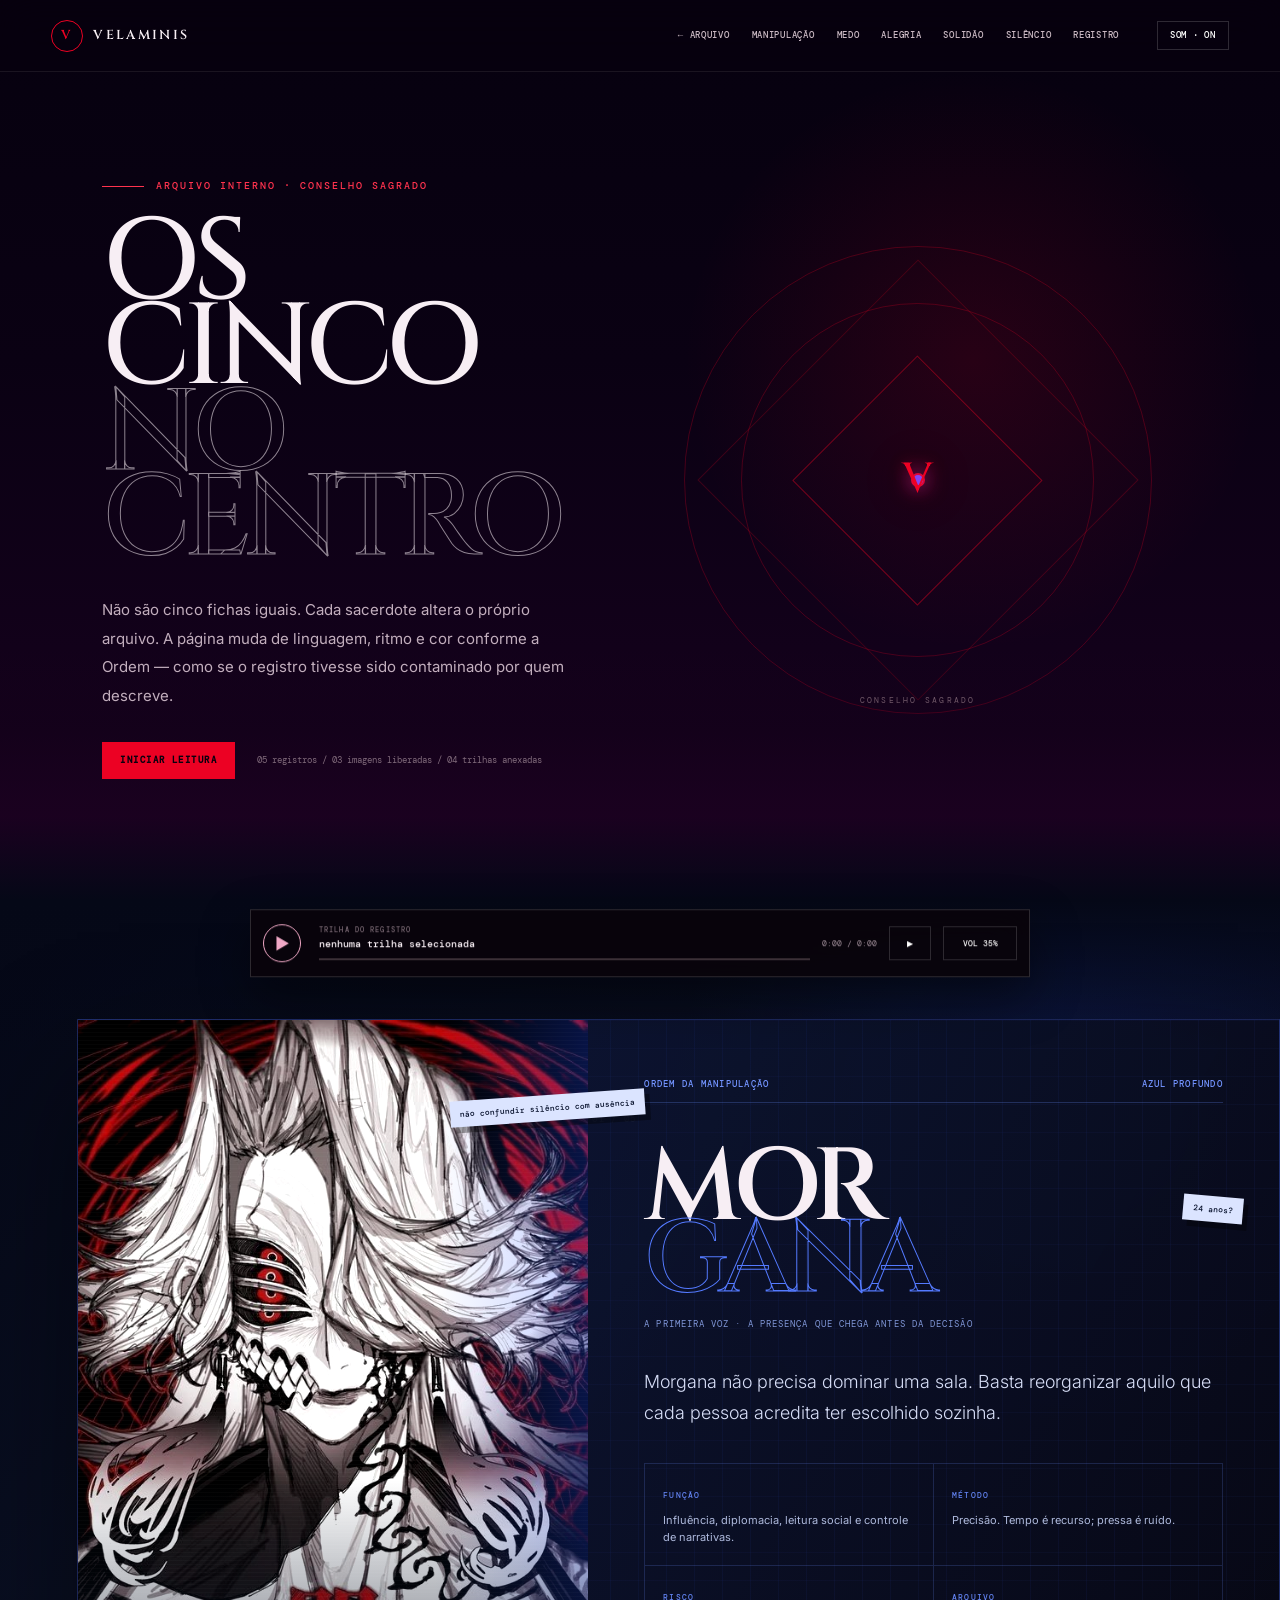
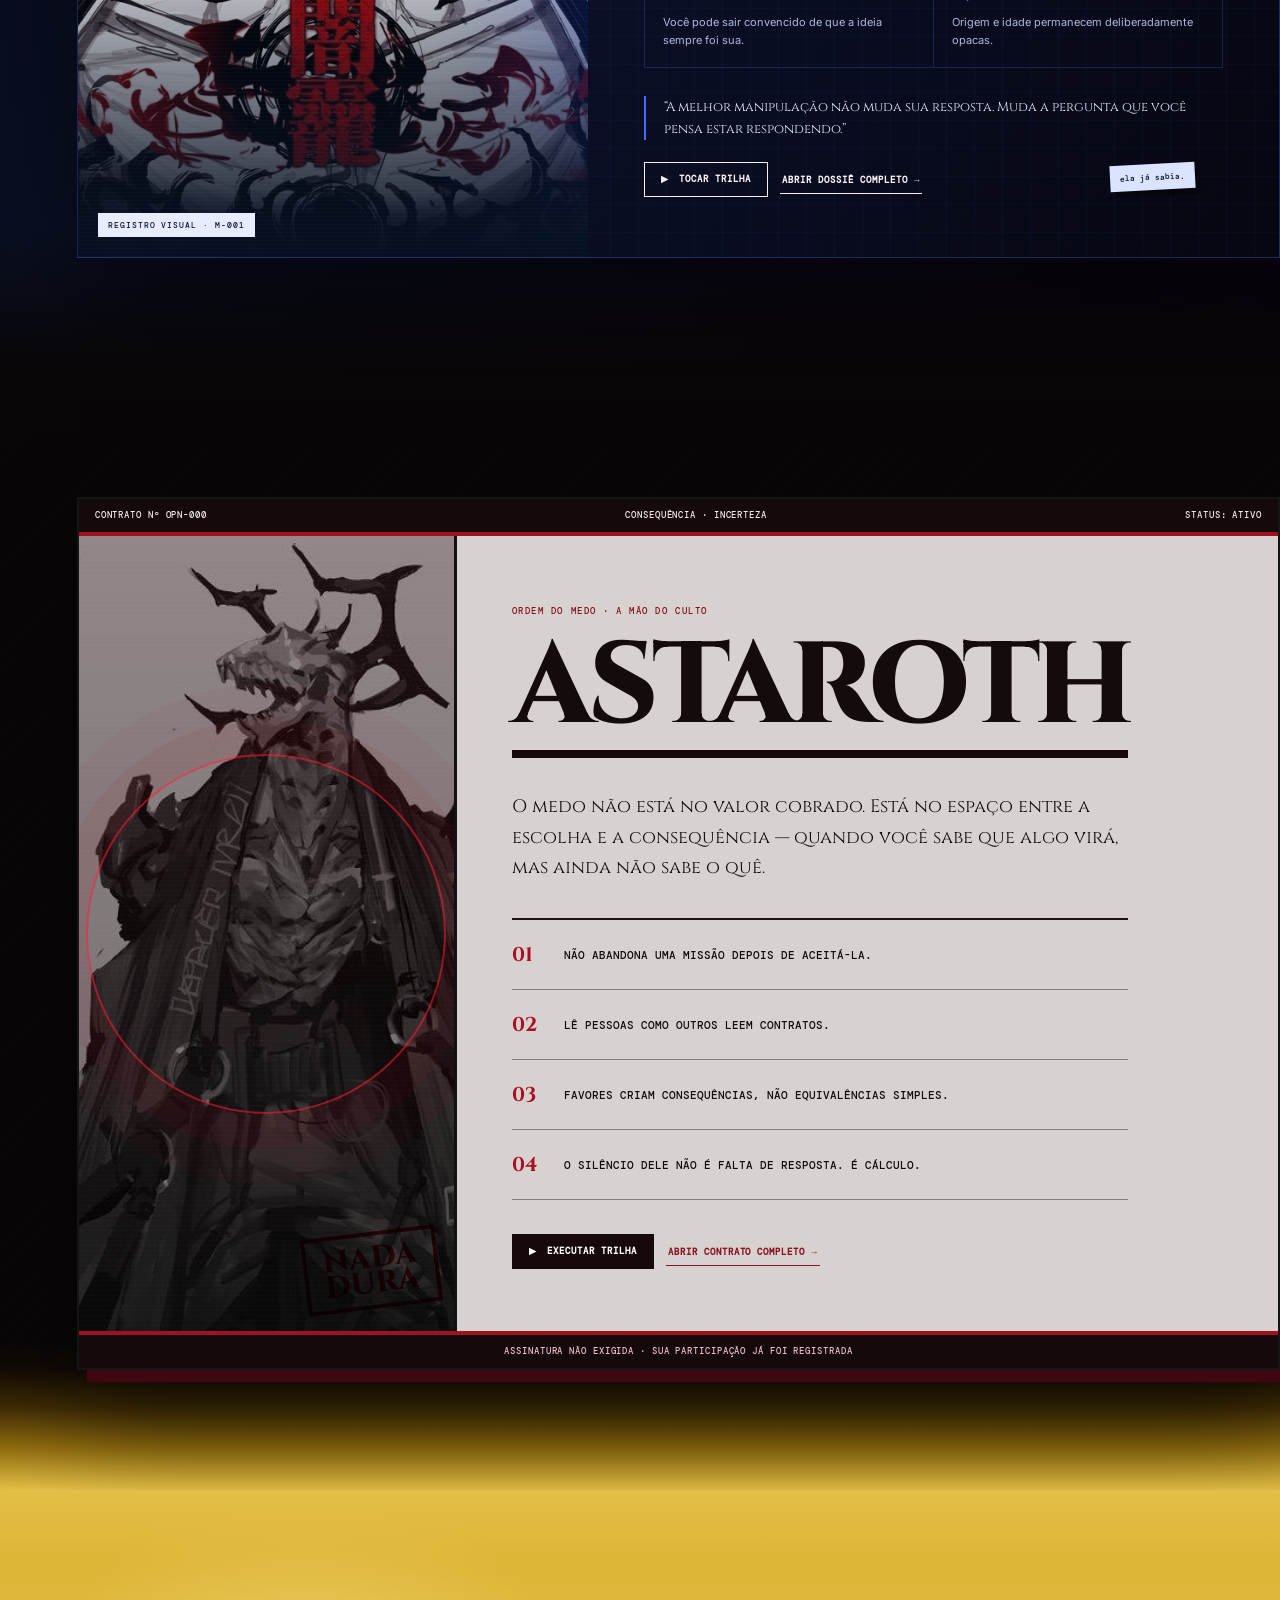
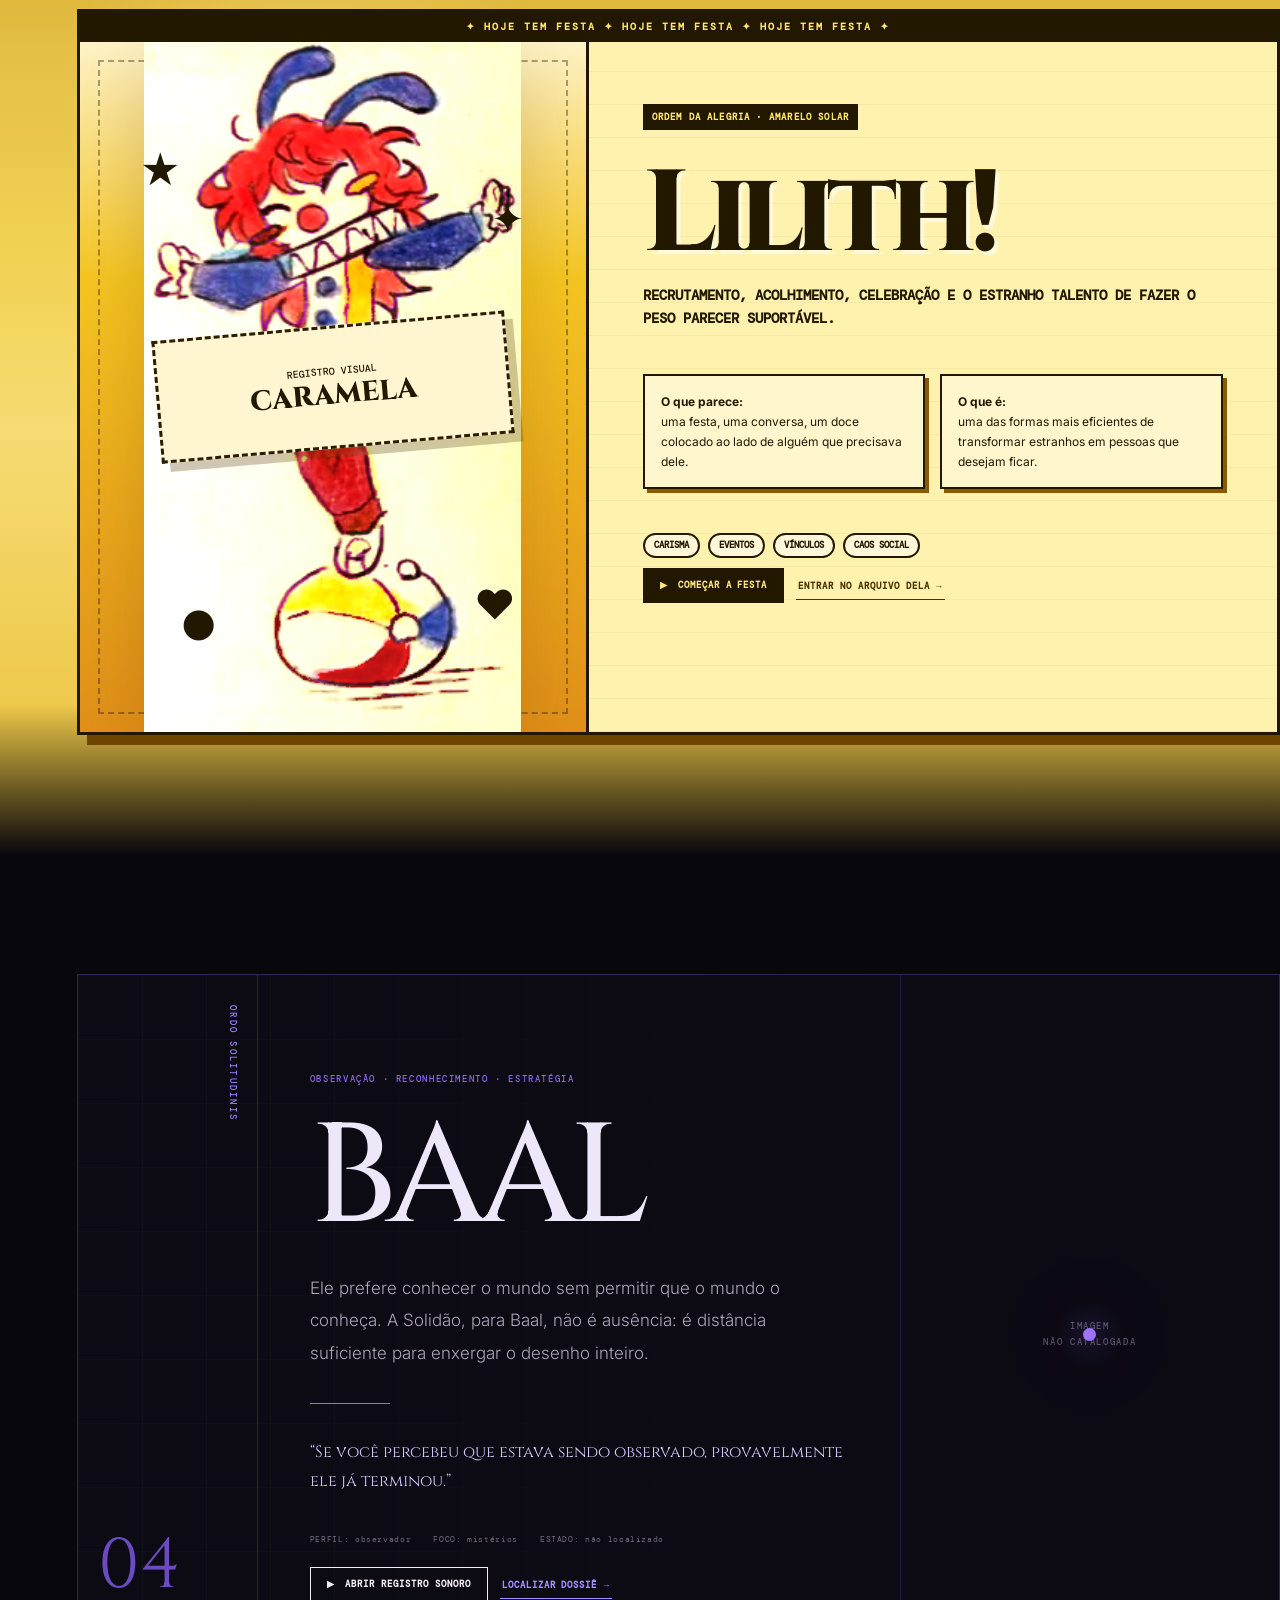
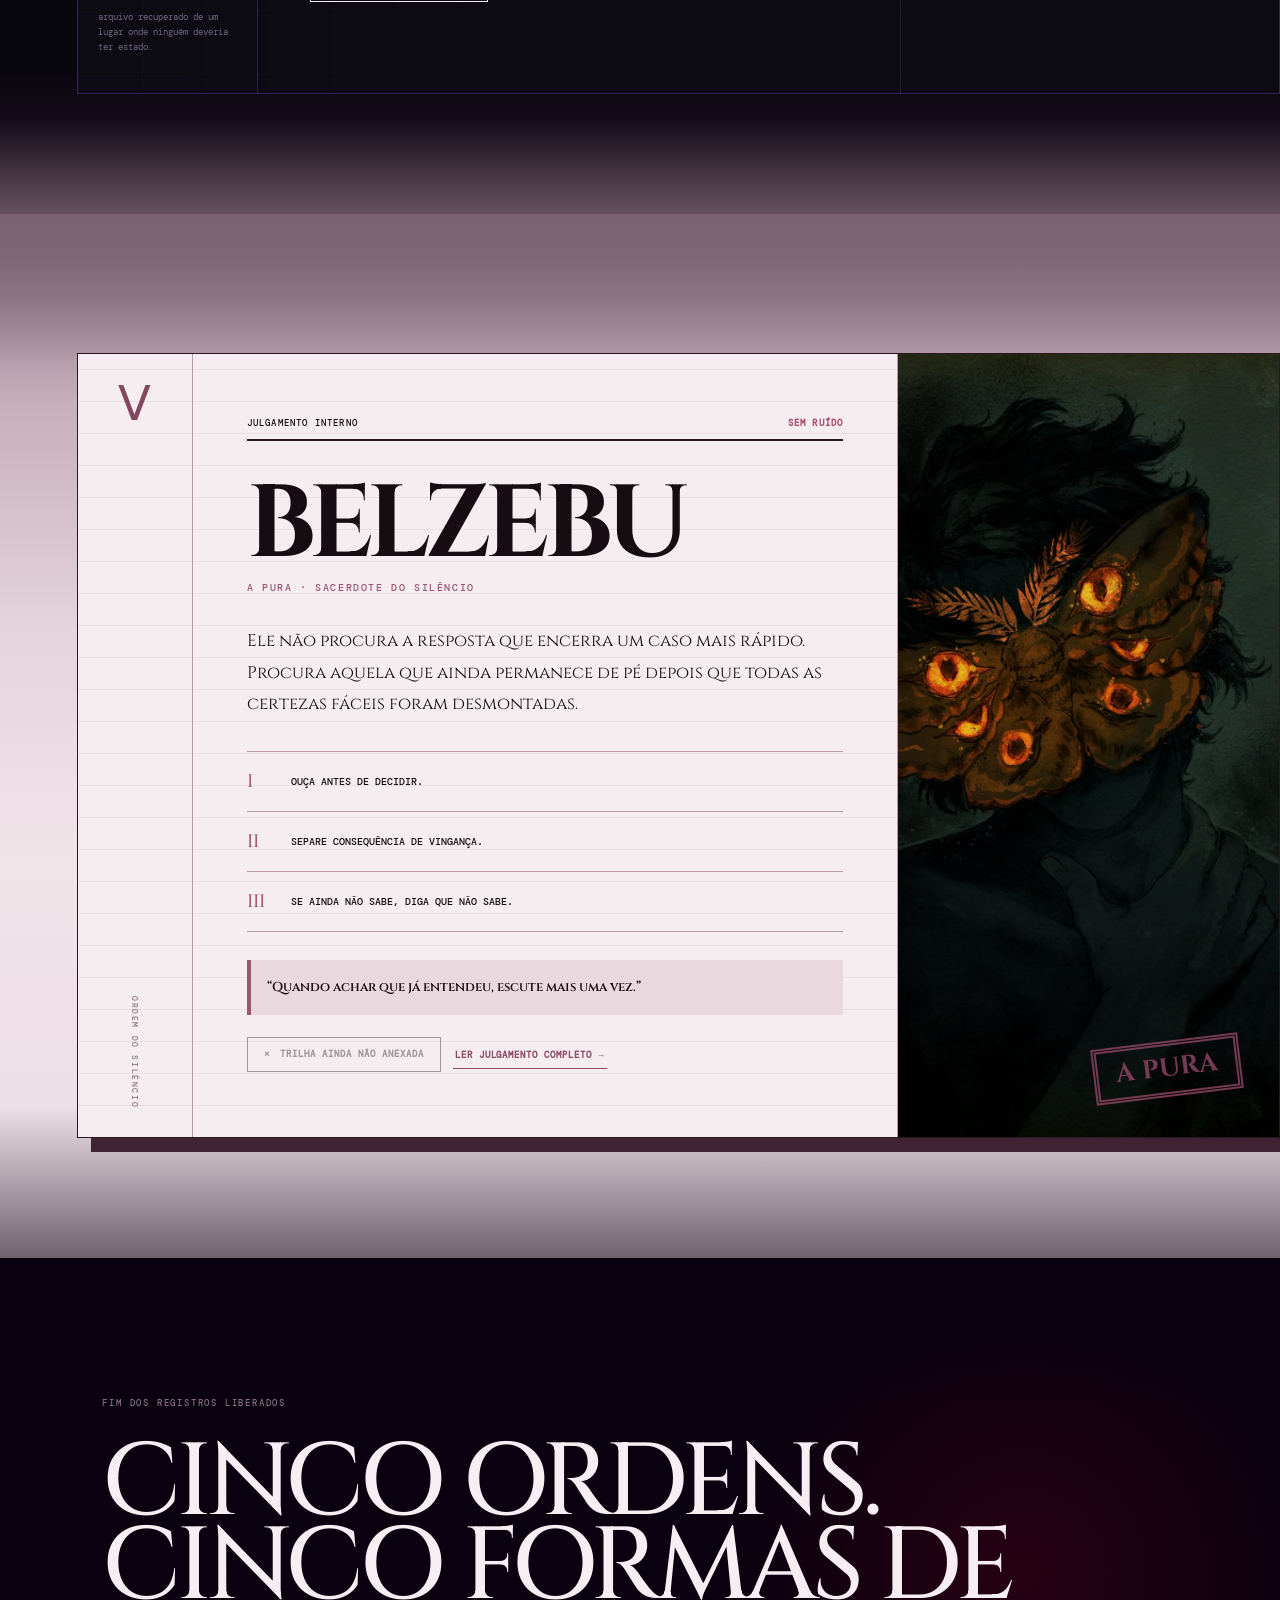
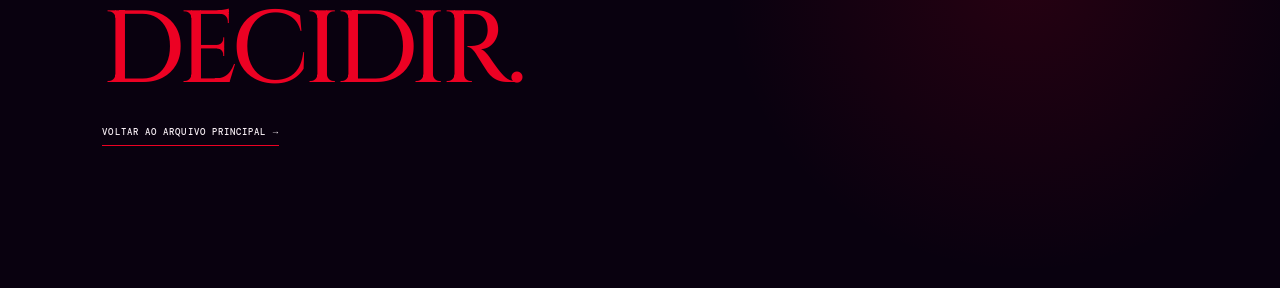
<file: sacerdotes.html>
<!DOCTYPE html>
<html lang="pt-BR">
<head>
  <meta charset="UTF-8">
  <meta name="viewport" content="width=device-width, initial-scale=1.0">
  <meta name="theme-color" content="#09010f">
  <meta name="description" content="Dossiês visuais dos cinco sacerdotes do Culto Velaminis.">
  <title>VELAMINIS — Dossiês dos Sacerdotes</title>
  <link rel="preconnect" href="https://fonts.googleapis.com">
  <link rel="preconnect" href="https://fonts.gstatic.com" crossorigin>
  <link href="https://fonts.googleapis.com/css2?family=Cinzel:wght@400;500;600;700;800&family=DM+Mono:wght@300;400;500&family=Inter:wght@300;400;500;600&display=swap" rel="stylesheet">
  <link rel="stylesheet" href="sacerdotes.css">
</head>
<body>
  <div class="noise"></div>
  <div class="cursor-glow" aria-hidden="true"></div>

  <header class="topnav">
    <a class="wordmark" href="index.html"><span>V</span> VELAMINIS</a>
    <nav>
      <a href="index.html">← Arquivo</a>
      <a href="#manipulacao">Manipulação</a>
      <a href="#medo">Medo</a>
      <a href="#alegria">Alegria</a>
      <a href="#solidao">Solidão</a>
      <a href="#silencio">Silêncio</a>
      <a href="membros.html">Registro</a>
    </nav>
    <button class="sound-master" id="soundMaster" type="button">SOM · ON</button>
  </header>

  <main>
    <section class="intro" id="topo">
      <div class="intro-copy reveal">
        <div class="eyebrow"><span></span> arquivo interno · conselho sagrado</div>
        <h1>OS CINCO<br><i>NO CENTRO</i></h1>
        <p>Não são cinco fichas iguais. Cada sacerdote altera o próprio arquivo. A página muda de linguagem, ritmo e cor conforme a Ordem — como se o registro tivesse sido contaminado por quem descreve.</p>
        <div class="intro-actions">
          <a href="#manipulacao" class="enter">INICIAR LEITURA</a>
          <span>05 registros / 03 imagens liberadas / 04 trilhas anexadas</span>
        </div>
      </div>
      <div class="pentacle reveal" aria-hidden="true">
        <div class="ring r1"></div><div class="ring r2"></div><div class="diamond d1"></div><div class="diamond d2"></div>
        <div class="orbiting-orb orb-a"></div><div class="orbiting-orb orb-b"></div>
        <b>V</b><small>CONSELHO SAGRADO</small>
      </div>
    </section>

    <!-- 01 MANIPULAÇÃO -->
    <section class="priest priest--manip" id="manipulacao" data-accent="#2e66ff">
      <div class="section-index">01 / 05</div>
      <div class="manip-board reveal">
        <div class="manip-photo">
          <img src="assets/morgana.png" alt="Retrato usado no dossiê de Morgana">
          <div class="photo-scan"></div>
          <span class="photo-label">REGISTRO VISUAL · M-001</span>
        </div>
        <div class="manip-copy">
          <div class="order-line">ORDEM DA MANIPULAÇÃO <span>AZUL PROFUNDO</span></div>
          <h2>MOR<br><span>GANA</span></h2>
          <p class="subtitle">a primeira voz · a presença que chega antes da decisão</p>
          <p class="lead">Morgana não precisa dominar uma sala. Basta reorganizar aquilo que cada pessoa acredita ter escolhido sozinha.</p>
          <div class="manip-grid">
            <div><b>FUNÇÃO</b><p>Influência, diplomacia, leitura social e controle de narrativas.</p></div>
            <div><b>MÉTODO</b><p>Precisão. Tempo é recurso; pressa é ruído.</p></div>
            <div><b>RISCO</b><p>Você pode sair convencido de que a ideia sempre foi sua.</p></div>
            <div><b>ARQUIVO</b><p>Origem e idade permanecem deliberadamente opacas.</p></div>
          </div>
          <div class="quote">“A melhor manipulação não muda sua resposta. Muda a pergunta que você pensa estar respondendo.”</div>
          <div class="record-actions"><button class="track-btn" data-src="musicas/manipulacao.mp3" data-title="Morgana · Crucificado ao Contrário" type="button"><span>▶</span> TOCAR TRILHA</button><a class="dossier-link" href="morgana.html">ABRIR DOSSIÊ COMPLETO →</a></div>
        </div>
        <div class="manip-notes" aria-hidden="true">
          <span class="note n1">não confundir silêncio com ausência</span>
          <span class="note n2">24 anos?</span>
          <span class="note n3">ela já sabia.</span>
        </div>
      </div>
    </section>

    <!-- 02 MEDO -->
    <section class="priest priest--fear" id="medo" data-accent="#ff263d">
      <div class="section-index">02 / 05</div>
      <div class="fear-shell reveal">
        <div class="fear-head">
          <span>CONTRATO Nº OPN-000</span><span>CONSEQUÊNCIA · INCERTEZA</span><span>STATUS: ATIVO</span>
        </div>
        <div class="fear-body">
          <div class="fear-portrait">
            <div class="hazard-ring"></div>
            <img src="assets/astaroth.png" alt="Retrato usado no dossiê de Astaroth">
            <div class="fear-stamp">NADA<br>DURA</div>
          </div>
          <div class="fear-copy">
            <small>ORDEM DO MEDO · A MÃO DO CULTO</small>
            <h2>ASTAROTH</h2>
            <p class="fear-manifesto">O medo não está no valor cobrado. Está no espaço entre a escolha e a consequência — quando você sabe que algo virá, mas ainda não sabe o quê.</p>
            <div class="clauses">
              <div><em>01</em><p>Não abandona uma missão depois de aceitá-la.</p></div>
              <div><em>02</em><p>Lê pessoas como outros leem contratos.</p></div>
              <div><em>03</em><p>Favores criam consequências, não equivalências simples.</p></div>
              <div><em>04</em><p>O silêncio dele não é falta de resposta. É cálculo.</p></div>
            </div>
            <div class="record-actions"><button class="track-btn fear-track" data-src="musicas/medo.mp3" data-title="Astaroth · Dreamcore" type="button"><span>▶</span> EXECUTAR TRILHA</button><a class="dossier-link fear-link" href="astaroth.html">ABRIR CONTRATO COMPLETO →</a></div>
          </div>
        </div>
        <div class="fear-footer">ASSINATURA NÃO EXIGIDA · SUA PARTICIPAÇÃO JÁ FOI REGISTRADA</div>
      </div>
    </section>

    <!-- 03 ALEGRIA -->
    <section class="priest priest--joy" id="alegria" data-accent="#ffd23e">
      <div class="section-index">03 / 05</div>
      <div class="joy-stage reveal">
        <div class="joy-banner">✦ HOJE TEM FESTA ✦ HOJE TEM FESTA ✦ HOJE TEM FESTA ✦</div>
        <div class="joy-main">
          <div class="joy-visual">
            <img src="assets/caramela.png" alt="Retrato usado no dossiê de Caramela">
            <div class="joy-photo-frame"></div>
            <div class="ticket">REGISTRO VISUAL<br><b>CARAMELA</b></div>
            <div class="confetti c1">★</div><div class="confetti c2">✦</div><div class="confetti c3">●</div><div class="confetti c4">♥</div>
          </div>
          <div class="joy-copy">
            <span class="joy-kicker">ORDEM DA ALEGRIA · AMARELO SOLAR</span>
            <h2>Lilith!</h2>
            <p class="joy-sub">recrutamento, acolhimento, celebração e o estranho talento de fazer o peso parecer suportável.</p>
            <div class="joy-columns">
              <p><b>O que parece:</b><br>uma festa, uma conversa, um doce colocado ao lado de alguém que precisava dele.</p>
              <p><b>O que é:</b><br>uma das formas mais eficientes de transformar estranhos em pessoas que desejam ficar.</p>
            </div>
            <div class="joy-pills"><span>CARISMA</span><span>EVENTOS</span><span>VÍNCULOS</span><span>CAOS SOCIAL</span></div>
            <div class="record-actions"><button class="track-btn joy-track" data-src="musicas/alegria.mp3" data-title="Caramela · The One Who's Running the Show" type="button"><span>▶</span> COMEÇAR A FESTA</button><a class="dossier-link joy-link" href="caramela.html">ENTRAR NO ARQUIVO DELA →</a></div>
          </div>
        </div>
      </div>
    </section>

    <!-- 04 SOLIDÃO -->
    <section class="priest priest--alone" id="solidao" data-accent="#8c67ff">
      <div class="section-index">04 / 05</div>
      <div class="alone-field reveal">
        <div class="alone-gridlines"></div>
        <div class="alone-sidebar">
          <span>ORDO SOLITUDINIS</span>
          <b>04</b>
          <p>arquivo recuperado de um lugar onde ninguém deveria ter estado.</p>
        </div>
        <div class="alone-copy">
          <small>OBSERVAÇÃO · RECONHECIMENTO · ESTRATÉGIA</small>
          <h2>BAAL</h2>
          <p>Ele prefere conhecer o mundo sem permitir que o mundo o conheça. A Solidão, para Baal, não é ausência: é distância suficiente para enxergar o desenho inteiro.</p>
          <div class="alone-rule"></div>
          <blockquote>“Se você percebeu que estava sendo observado, provavelmente ele já terminou.”</blockquote>
          <div class="alone-data"><span>PERFIL: observador</span><span>FOCO: mistérios</span><span>ESTADO: não localizado</span></div>
          <div class="record-actions"><button class="track-btn alone-track" data-src="musicas/solidao.mp3" data-title="Baal · Vanitas (Memórias de Vanitas) Se Essa Lua Fosse Minha | Oshadow" type="button"><span>▶</span> ABRIR REGISTRO SONORO</button><a class="dossier-link alone-link" href="baal.html">LOCALIZAR DOSSIÊ →</a></div>
        </div>
        <div class="alone-visual missing-photo">
          <div class="eye-dot"></div>
          <span>IMAGEM<br>NÃO CATALOGADA</span>
        </div>
      </div>
    </section>

    <!-- 05 SILÊNCIO -->
    <section class="priest priest--silence" id="silencio" data-accent="#f0a8c6">
      <div class="section-index">05 / 05</div>
      <div class="silence-paper reveal">
        <div class="silence-margin"><span>Ⅴ</span><small>ORDEM DO SILÊNCIO</small></div>
        <div class="silence-copy">
          <div class="verdict-line"><span>JULGAMENTO INTERNO</span><b>SEM RUÍDO</b></div>
          <h2>BELZEBU</h2>
          <p class="silence-title">A PURA · SACERDOTE DO SILÊNCIO</p>
          <p class="silence-lead">Ele não procura a resposta que encerra um caso mais rápido. Procura aquela que ainda permanece de pé depois que todas as certezas fáceis foram desmontadas.</p>
          <div class="evidence">
            <div><b>I</b><span>Ouça antes de decidir.</span></div>
            <div><b>II</b><span>Separe consequência de vingança.</span></div>
            <div><b>III</b><span>Se ainda não sabe, diga que não sabe.</span></div>
          </div>
          <blockquote>“Quando achar que já entendeu, escute mais uma vez.”</blockquote>
          <div class="record-actions"><button class="track-btn pending silence-track" disabled type="button"><span>×</span> TRILHA AINDA NÃO ANEXADA</button><a class="dossier-link silence-link" href="belzebu.html">LER JULGAMENTO COMPLETO →</a></div>
        </div>
        <div class="silence-visual"><img class="silence-photo" src="assets/belzebu.png" alt="Retrato de Belzebu"></div>
        <div class="pure-stamp">A PURA</div>
      </div>
    </section>

    <section class="closing">
      <span>FIM DOS REGISTROS LIBERADOS</span>
      <h2>CINCO ORDENS.<br>CINCO FORMAS DE <i>DECIDIR.</i></h2>
      <a href="index.html">VOLTAR AO ARQUIVO PRINCIPAL →</a>
    </section>
  </main>

  <aside class="player" id="player" aria-live="polite">
    <div class="player-orb"><span id="playerIcon">▶</span></div>
    <div class="player-meta"><small>TRILHA DO REGISTRO</small><b id="playerTitle">nenhuma trilha selecionada</b><div class="progress"><i id="progressBar"></i></div></div>
    <span class="time" id="playerTime">0:00 / 0:00</span>
    <button id="playerToggle" type="button">▶</button>
    <button id="playerMute" type="button">VOL 35%</button>
  </aside>

  <audio id="audio" preload="metadata"></audio>
  <script src="sacerdotes.js"></script>
</body>
</html>
</file>
<file: sacerdote-dossie.css>
@import url('https://fonts.googleapis.com/css2?family=Cinzel:wght@400;500;600;700;800&family=DM+Mono:wght@300;400;500&family=Inter:wght@300;400;500;600&display=swap');
:root{--serif:Cinzel,Georgia,serif;--mono:'DM Mono',monospace;--sans:Inter,system-ui,sans-serif;--bg:#09010f;--fg:#f7eef4;--muted:#a996a5;--accent:#ec0123;--accent2:#6d0122;--panel:#120713;--line:rgba(255,255,255,.12)}
*{box-sizing:border-box}html{scroll-behavior:smooth}body{margin:0;background:var(--bg);color:var(--fg);font-family:var(--sans);overflow-x:hidden}a{color:inherit;text-decoration:none}button{font:inherit}.top{height:70px;position:fixed;inset:0 0 auto 0;z-index:100;background:rgba(7,2,10,.76);backdrop-filter:blur(18px);border-bottom:1px solid var(--line);display:flex;align-items:center;padding:0 4vw;gap:20px}.brand{font:600 13px/1 var(--serif);letter-spacing:.18em;display:flex;align-items:center;gap:10px}.brand b{width:32px;height:32px;border:1px solid var(--accent);border-radius:50%;display:grid;place-items:center;color:var(--accent)}.top nav{margin-left:auto;display:flex;gap:18px}.top nav a{font:500 9px/1 var(--mono);letter-spacing:.11em;color:var(--muted)}.top nav a:hover{color:var(--fg)}
.hero{min-height:100vh;padding:130px 7vw 80px;display:grid;grid-template-columns:1.05fr .95fr;gap:6vw;align-items:center;position:relative;overflow:hidden}.hero::after{content:'';position:absolute;left:0;right:0;bottom:0;height:180px;background:linear-gradient(180deg,transparent,var(--bg));pointer-events:none}.kicker{font:500 9px/1 var(--mono);letter-spacing:.23em;color:var(--accent);text-transform:uppercase}.hero h1{font:600 clamp(70px,11vw,160px)/.72 var(--serif);letter-spacing:-.075em;margin:30px 0}.hero .sub{font:500 10px/1.5 var(--mono);letter-spacing:.12em;text-transform:uppercase;color:var(--muted)}.hero .lead{max-width:680px;font:300 17px/1.9 var(--sans);color:var(--muted);margin:30px 0}.hero-visual{min-height:620px;position:relative;display:grid;place-items:center}.portrait{width:min(500px,80vw);height:620px;object-fit:cover;border:1px solid var(--line);box-shadow:0 40px 90px rgba(0,0,0,.42)}.portrait-placeholder{width:min(500px,80vw);height:620px;border:1px solid var(--line);display:grid;place-items:center;text-align:center;color:var(--muted);font:500 10px/1.8 var(--mono);letter-spacing:.15em;position:relative;overflow:hidden}.portrait-placeholder::before{content:'';position:absolute;inset:10%;border:1px solid var(--accent);opacity:.25;transform:rotate(45deg)}
.actions{display:flex;gap:12px;flex-wrap:wrap;align-items:center}.btn,.music-btn{display:inline-flex;align-items:center;gap:9px;border:1px solid var(--accent);background:transparent;color:var(--fg);padding:12px 16px;font:600 9px/1 var(--mono);letter-spacing:.11em;cursor:pointer}.btn.primary{background:var(--accent);color:#0a0208}.music-btn.playing{box-shadow:0 0 0 3px color-mix(in srgb,var(--accent) 18%, transparent)}
main>section:not(.hero){padding:100px 7vw;position:relative}.section-head{max-width:900px;margin-bottom:45px}.section-head small{font:500 9px/1 var(--mono);letter-spacing:.18em;color:var(--accent)}.section-head h2{font:600 clamp(40px,6vw,76px)/.9 var(--serif);letter-spacing:-.05em;margin:18px 0}.section-head p{color:var(--muted);line-height:1.8;max-width:760px}.grid{display:grid;grid-template-columns:repeat(2,1fr);gap:16px}.card{border:1px solid var(--line);background:linear-gradient(145deg,color-mix(in srgb,var(--panel) 90%,transparent),rgba(0,0,0,.12));padding:28px;min-height:190px}.card b{display:block;font:500 9px/1 var(--mono);letter-spacing:.14em;color:var(--accent);margin-bottom:15px}.card h3{font:600 24px/1.05 var(--serif);margin:0 0 13px}.card p{color:var(--muted);font-size:13px;line-height:1.75;margin:0}.quote{margin:50px auto 0;max-width:980px;padding:30px 0 30px 32px;border-left:1px solid var(--accent);font:500 clamp(24px,4vw,45px)/1.45 var(--serif)}
.timeline{border-top:1px solid var(--line)}.event{display:grid;grid-template-columns:120px 1fr;gap:30px;padding:28px 0;border-bottom:1px solid var(--line)}.event span{font:500 9px/1.6 var(--mono);color:var(--accent);letter-spacing:.12em}.event h3{font:600 22px/1.2 var(--serif);margin:0 0 8px}.event p{margin:0;color:var(--muted);font-size:13px;line-height:1.75}.footer-nav{padding:70px 7vw;border-top:1px solid var(--line);display:flex;justify-content:space-between;gap:25px;align-items:center;color:var(--muted);font:500 9px/1.4 var(--mono);letter-spacing:.11em}.footer-nav a:hover{color:var(--accent)}
.player{position:fixed;left:50%;bottom:18px;transform:translate(-50%,140%);z-index:300;width:min(660px,calc(100vw - 28px));background:rgba(8,4,10,.94);border:1px solid var(--line);backdrop-filter:blur(16px);padding:11px 14px;display:grid;grid-template-columns:38px 1fr auto;gap:12px;align-items:center;transition:.35s}.player.open{transform:translate(-50%,0)}.player .orb{width:36px;height:36px;border:1px solid var(--accent);border-radius:50%;display:grid;place-items:center;color:var(--accent)}.player small{display:block;color:var(--muted);font:500 7px/1 var(--mono);letter-spacing:.14em}.player b{display:block;margin-top:6px;font:500 9px/1.2 var(--mono)}.player button{border:1px solid var(--line);background:none;color:var(--fg);height:34px;padding:0 12px;font:500 8px/1 var(--mono);cursor:pointer}
/* themes */
body.morgana{--bg:#050817;--panel:#0c1431;--accent:#4d72ff;--accent2:#182866}.morgana .hero{background:radial-gradient(circle at 78% 25%,rgba(47,94,255,.28),transparent 31%),linear-gradient(135deg,#050817,#0b1027 50%,#09010f)}.morgana .portrait{filter:saturate(.75) contrast(1.08)}.morgana .card{background:linear-gradient(145deg,rgba(16,30,73,.78),rgba(5,8,23,.9))}
body.astaroth{--bg:#090607;--panel:#160a0c;--accent:#d5152b;--accent2:#5a0710}.astaroth .hero{background:radial-gradient(circle at 76% 32%,rgba(181,19,38,.28),transparent 30%),repeating-linear-gradient(135deg,rgba(255,31,50,.018) 0 1px,transparent 1px 15px),#090607}.astaroth .portrait{filter:grayscale(.58) contrast(1.14)}.astaroth .card{border-color:rgba(213,21,43,.3)}
body.caramela{--bg:#4a3000;--fg:#241900;--muted:#5e4a19;--panel:#fff0a5;--line:rgba(48,30,0,.28);--accent:#9a6400;--accent2:#f5c826}.caramela .top{background:rgba(53,34,0,.78);color:#fff2a2}.caramela .hero{background:radial-gradient(circle at 82% 25%,#fff4a5 0%,rgba(255,244,165,.38) 20%,transparent 21%),linear-gradient(135deg,#f1b810,#ffe270 55%,#ef9f00)}.caramela .portrait{object-fit:contain;background:#fff5c8;box-shadow:10px 12px 0 #6f4400}.caramela .card{background:#fff4c3;border:2px solid #3a2700;box-shadow:5px 5px 0 rgba(70,44,0,.5)}.caramela .btn.primary{color:#fff5c7}.caramela .player{color:#fff;background:rgba(49,31,0,.94)}
body.baal{--bg:#08070d;--panel:#0d0a16;--accent:#8c67ff;--accent2:#3f267d}.baal .hero{background:radial-gradient(circle at 80% 45%,rgba(111,75,196,.26),transparent 25%),linear-gradient(135deg,#08070d,#0c0914 54%,#130d1f)}.baal .hero-visual::after{content:'●';position:absolute;color:#9b79ff;text-shadow:0 0 25px #8c67ff,0 0 80px rgba(140,103,255,.8);font-size:18px;animation:watch 7s ease-in-out infinite}@keyframes watch{0%,100%{transform:translate(-110px,-120px)}25%{transform:translate(120px,-70px)}50%{transform:translate(80px,130px)}75%{transform:translate(-120px,90px)}}
body.belzebu{--bg:#eadbe3;--fg:#190d13;--muted:#765b68;--panel:#f7eff2;--line:rgba(42,24,32,.22);--accent:#9d4f70;--accent2:#5f3045}.belzebu .top{background:rgba(35,17,27,.92);color:#f8edf2}.belzebu .hero{background:linear-gradient(180deg,#8f7180 0%,#c6aab7 20%,#eadbe3 54%,#f3e9ed 100%)}.belzebu .hero::before{content:'';position:absolute;inset:0;background:repeating-linear-gradient(0deg,transparent 0 31px,rgba(75,46,59,.05) 31px 32px)}.belzebu .card{background:#f7eff2}.belzebu .player{color:#fff;background:rgba(34,17,26,.94)}
@media(max-width:900px){.hero{grid-template-columns:1fr}.hero-visual{min-height:520px}.portrait,.portrait-placeholder{height:500px}.grid{grid-template-columns:1fr}.top nav{display:none}.event{grid-template-columns:1fr;gap:8px}}@media(max-width:600px){.hero,main>section:not(.hero){padding-left:22px;padding-right:22px}.hero h1{font-size:64px}.footer-nav{padding-left:22px;padding-right:22px;flex-direction:column;align-items:flex-start}}


/* ===== AJUSTE DE LEGIBILIDADE — CARAMELA ===== */
body.caramela{
  --bg:#2b1700;
  --fg:#251500;
  --muted:#4e3400;
  --panel:#fff2b8;
  --line:rgba(62,36,0,.32);
  --accent:#8b4f00;
  --accent2:#ffcf3c;
}
.caramela .hero{
  background:
    radial-gradient(circle at 82% 24%, rgba(255,247,173,.92) 0%, rgba(255,236,122,.54) 18%, transparent 21%),
    linear-gradient(135deg,#b77a00 0%, #f0c02f 42%, #ffeb92 100%);
}
.caramela .hero h1,
.caramela .hero .sub,
.caramela .hero .lead,
.caramela .kicker,
.caramela .section-head h2,
.caramela .card h3,
.caramela .quote,
.caramela .event h3{
  color:#251500;
}
.caramela .hero .lead,
.caramela .section-head p,
.caramela .card p,
.caramela .event p,
.caramela .top nav a{
  color:#533700;
}
.caramela .section-head small,
.caramela .card b,
.caramela .event span,
.caramela .kicker{
  color:#8b4f00;
}
.caramela .top{
  background:rgba(47,28,0,.88);
  color:#fff4cb;
  border-bottom:1px solid rgba(255,234,168,.22);
}
.caramela .top nav a:hover,
.caramela .brand,
.caramela .brand b{
  color:#fff4cb;
}
.caramela .brand b{border-color:#ffd34e}
.caramela .hero::after{
  background:linear-gradient(180deg,transparent 0%, rgba(88,56,0,.22) 34%, #6f4b00 62%, #b98a12 82%, #d8b02a 100%);
}
.caramela main>section:not(.hero){
  background:linear-gradient(180deg,#d8b02a 0%, #ebcf64 16%, #f6e49a 100%);
}
.caramela .card{
  background:#fff6d2;
  border:2px solid #4a2d00;
  box-shadow:5px 5px 0 rgba(70,44,0,.35);
}
.caramela .quote{border-left-color:#8b4f00}
.caramela .btn,
.caramela .music-btn{
  border-color:#6e3c00;
  color:#251500;
  background:rgba(255,248,220,.22);
}
.caramela .btn.primary{
  background:#8b4f00;
  color:#fff5d0;
}
.caramela .footer-nav{
  color:#5a3a00;
  border-top-color:rgba(71,42,0,.28);
  background:linear-gradient(180deg,#f5e39a 0%, #edd171 100%);
}
.caramela .player{
  color:#fff9ea;
  background:rgba(54,33,0,.96);
  border-color:rgba(255,219,110,.28);
}

/* ===== MORGANA — ARQUIVO VISUAL ===== */
.morgana .morgana-visual-archive{
  background:
    radial-gradient(circle at 78% 18%,rgba(151,0,20,.16),transparent 24%),
    radial-gradient(circle at 16% 70%,rgba(40,82,255,.12),transparent 28%),
    linear-gradient(180deg,#050817 0%,#080815 48%,#090510 100%);
  overflow:hidden;
}
.morgana .morgana-visual-archive::before{
  content:"";
  position:absolute;
  inset:0;
  pointer-events:none;
  background:
    linear-gradient(90deg,rgba(77,114,255,.05) 1px,transparent 1px),
    linear-gradient(rgba(77,114,255,.035) 1px,transparent 1px);
  background-size:52px 52px;
  mask-image:linear-gradient(to bottom,transparent,#000 12%,#000 88%,transparent);
}
.morgana-gallery{
  position:relative;
  z-index:2;
  display:grid;
  grid-template-columns:1.15fr .85fr .85fr;
  grid-template-rows:310px 310px;
  gap:14px;
  max-width:1320px;
}
.visual-thumb{
  appearance:none;
  border:1px solid rgba(77,114,255,.24);
  background:#06070d;
  padding:0;
  margin:0;
  position:relative;
  overflow:hidden;
  cursor:zoom-in;
  min-width:0;
  box-shadow:0 25px 55px rgba(0,0,0,.28);
}
.visual-thumb::before{
  content:"";
  position:absolute;
  inset:0;
  z-index:2;
  pointer-events:none;
  border:1px solid rgba(255,20,45,.0);
  transition:.35s ease;
}
.visual-thumb::after{
  content:"";
  position:absolute;
  inset:0;
  z-index:1;
  pointer-events:none;
  background:linear-gradient(180deg,transparent 48%,rgba(3,4,10,.88) 100%);
}
.visual-thumb img{
  width:100%;
  height:100%;
  object-fit:cover;
  display:block;
  filter:saturate(.93) contrast(1.05) brightness(.82);
  transition:transform .6s cubic-bezier(.2,.7,.2,1),filter .4s ease;
}
.visual-thumb span{
  position:absolute;
  z-index:3;
  left:16px;
  bottom:14px;
  display:flex;
  gap:9px;
  align-items:center;
  color:#e6e8f5;
  font:500 8px/1 var(--mono);
  letter-spacing:.14em;
  text-transform:uppercase;
}
.visual-thumb span b{color:#ff243e;font-weight:500}
.visual-thumb:hover img{transform:scale(1.045);filter:saturate(1.08) contrast(1.1) brightness(.95)}
.visual-thumb:hover::before{border-color:rgba(255,28,54,.62);box-shadow:inset 0 0 42px rgba(203,0,26,.12)}
.visual-a{grid-row:1 / 3}
.visual-a img{object-position:center top}
.visual-b img{object-position:center}
.visual-c img{object-position:center}
.visual-d img{object-position:center top}
.visual-e img{object-position:center}
.visual-note{
  position:relative;
  z-index:2;
  max-width:900px;
  margin-top:28px;
  padding:18px 20px;
  border-left:2px solid #9c001c;
  background:linear-gradient(90deg,rgba(125,0,20,.14),transparent);
  display:grid;
  grid-template-columns:150px 1fr;
  gap:22px;
  align-items:start;
}
.visual-note span{font:500 8px/1.5 var(--mono);letter-spacing:.16em;color:#ff4058}
.visual-note p{margin:0;color:#9b91a6;font-size:12px;line-height:1.75}
.visual-lightbox{
  position:fixed;
  inset:0;
  z-index:500;
  background:rgba(2,2,7,.94);
  backdrop-filter:blur(18px);
  display:grid;
  place-items:center;
  padding:72px 24px 34px;
  opacity:0;
  visibility:hidden;
  transition:.3s ease;
}
.visual-lightbox.open{opacity:1;visibility:visible}
.visual-lightbox img{
  max-width:min(1100px,92vw);
  max-height:82vh;
  width:auto;
  height:auto;
  object-fit:contain;
  border:1px solid rgba(77,114,255,.24);
  box-shadow:0 40px 100px rgba(0,0,0,.65),0 0 70px rgba(183,0,26,.10);
}
.lightbox-close{
  position:absolute;
  top:22px;
  right:28px;
  width:42px;
  height:42px;
  border:1px solid rgba(255,255,255,.18);
  background:rgba(5,8,23,.72);
  color:#fff;
  cursor:pointer;
  font:300 26px/1 var(--sans);
}
.lightbox-caption{
  position:absolute;
  bottom:14px;
  left:50%;
  transform:translateX(-50%);
  color:#9a90a1;
  font:500 8px/1 var(--mono);
  letter-spacing:.16em;
  text-transform:uppercase;
  white-space:nowrap;
}
@media(max-width:900px){
  .morgana-gallery{grid-template-columns:1fr 1fr;grid-template-rows:440px 260px 260px}
  .visual-a{grid-row:1;grid-column:1 / 3}
  .visual-note{grid-template-columns:1fr;gap:8px}
}
@media(max-width:600px){
  .morgana-gallery{grid-template-columns:1fr;grid-template-rows:none}
  .visual-a{grid-row:auto;grid-column:auto}
  .visual-thumb{min-height:320px}
  .visual-thumb:nth-child(1){min-height:480px}
  .lightbox-caption{white-space:normal;width:80%;text-align:center;line-height:1.5}
}


/* ===== ASTAROTH — DREAMCORE ===== */
body.astaroth{
  --bg:#88a7df;
  --fg:#132038;
  --muted:#4e5f89;
  --panel:#f8f2ff;
  --line:rgba(52,73,126,.24);
  --accent:#d93045;
  --accent2:#7f92f2;
}
.astaroth .top{
  background:rgba(142,167,222,.72);
  border-bottom:1px solid rgba(255,255,255,.28);
  backdrop-filter:blur(18px);
}
.astaroth .top nav a{color:#29406c}
.astaroth .top nav a:hover,.astaroth .brand{color:#0f2243}
.astaroth .brand b{border-color:#d93045;color:#d93045;background:rgba(255,255,255,.3)}
.astaroth .hero{
  background:
    radial-gradient(circle at 15% 16%, rgba(255,210,235,.8) 0%, rgba(255,210,235,.22) 17%, transparent 18%),
    radial-gradient(circle at 80% 20%, rgba(255,241,157,.7) 0%, rgba(255,241,157,.18) 15%, transparent 16%),
    linear-gradient(180deg,#94b6ef 0%, #9bb5f1 26%, #a8b8f4 44%, #d0b3eb 71%, #f3bdd0 100%);
}
.astaroth .hero::after{
  height:260px;
  background:linear-gradient(180deg,transparent 0%, rgba(226,178,214,.12) 24%, rgba(221,178,210,.48) 55%, #f0cade 100%);
}
.astaroth .hero h1,
.astaroth .hero .sub,
.astaroth .hero .lead,
.astaroth .section-head h2,
.astaroth .card h3,
.astaroth .quote,
.astaroth .event h3{color:#15213e}
.astaroth .kicker,
.astaroth .section-head small,
.astaroth .card b,
.astaroth .event span{color:#c92c48}
.astaroth .hero .lead,
.astaroth .section-head p,
.astaroth .card p,
.astaroth .event p,
.astaroth .top nav a,
.astaroth .footer-nav{color:#4d618f}
.astaroth .btn,
.astaroth .music-btn{
  color:#11203f;
  border-color:#c92c48;
  background:rgba(255,255,255,.18);
}
.astaroth .btn.primary{background:#d93045;color:#fff}
.astaroth .hero-visual{overflow:visible}
.astaroth .portrait{
  position:relative;
  z-index:3;
  filter:saturate(.78) contrast(1.06) drop-shadow(0 24px 60px rgba(112,71,133,.3));
  border:1px solid rgba(255,255,255,.4);
  box-shadow:0 40px 90px rgba(78,84,158,.22);
}
.astaroth-visual::before{
  content:'';
  position:absolute;
  inset:35px 42px 38px;
  border:1px dashed rgba(65,87,150,.36);
  border-radius:24px;
  z-index:1;
  transform:rotate(-3deg);
}
.astaroth-visual::after{
  content:'';
  position:absolute;
  width:220px;height:220px;border-radius:50%;
  right:18px;bottom:18px;
  background:radial-gradient(circle, rgba(255,252,233,.58) 0%, rgba(255,252,233,.14) 34%, transparent 66%);
  z-index:0;filter:blur(4px)
}
.dream-ring{position:absolute;border:1px solid rgba(255,255,255,.45);border-radius:50%;pointer-events:none}
.ring-a{width:580px;height:580px;z-index:0;animation:floatDreamA 11s ease-in-out infinite}
.ring-b{width:430px;height:430px;z-index:0;border-style:dashed;border-color:rgba(201,44,72,.28);animation:floatDreamB 13s ease-in-out infinite}
.dream-tag{position:absolute;z-index:4;padding:10px 14px;border:1px solid rgba(31,47,88,.2);background:rgba(255,255,255,.52);backdrop-filter:blur(10px);font:500 8px/1 var(--mono);letter-spacing:.16em;color:#24365e;box-shadow:0 10px 34px rgba(103,86,146,.12)}
.dream-tag-a{top:42px;right:2px;transform:rotate(4deg)}
.dream-tag-b{left:-16px;bottom:44px;transform:rotate(-6deg)}
.dream-floaters{position:absolute;inset:0;pointer-events:none;z-index:1}
.floater{position:absolute;background-size:cover;background-position:center;opacity:.9;filter:drop-shadow(0 16px 35px rgba(96,72,127,.18))}
.floater-house{width:148px;height:105px;left:5vw;top:26vh;background-image:url('assets/astaroth_dream_1.png');border:1px solid rgba(255,255,255,.46);animation:driftHouse 16s ease-in-out infinite}
.floater-phone{width:122px;height:182px;right:8vw;top:19vh;background-image:url('assets/astaroth_dream_3.png');border:1px solid rgba(255,255,255,.46);animation:driftPhone 18s ease-in-out infinite}
.floater-eye{width:130px;height:130px;left:56vw;top:18vh;background-image:url('assets/astaroth_dream_4.png');border-radius:50%;border:1px solid rgba(255,255,255,.46);animation:driftEye 14s ease-in-out infinite}
.floater-note{left:9vw;bottom:18vh;padding:12px 16px;background:rgba(255,255,255,.55);border:1px solid rgba(58,76,123,.22);font:500 8px/1 var(--mono);letter-spacing:.17em;color:#21365b;transform:rotate(-6deg);animation:driftNote 12s ease-in-out infinite}
.floater-note.small{left:auto;right:13vw;bottom:12vh;transform:rotate(8deg);animation-duration:15s}
.astaroth main>section:not(.hero){background:linear-gradient(180deg,#f0cade 0%, #eef0ff 34%, #dce8ff 100%)}
.astaroth .dreamcore-intro{position:relative;overflow:hidden}
.astaroth .dreamcore-intro::before{
  content:'';position:absolute;inset:0;pointer-events:none;
  background:
    radial-gradient(circle at 84% 20%, rgba(255,235,148,.22), transparent 18%),
    radial-gradient(circle at 18% 70%, rgba(255,174,217,.18), transparent 18%),
    repeating-linear-gradient(90deg,rgba(255,255,255,.16) 0 1px,transparent 1px 60px),
    repeating-linear-gradient(0deg,rgba(255,255,255,.08) 0 1px,transparent 1px 60px);
  opacity:.75;
}
.astaroth .dream-grid .card,
.astaroth .card{
  background:rgba(255,255,255,.48);
  backdrop-filter:blur(10px);
  border:1px solid rgba(55,74,120,.22);
  box-shadow:0 14px 36px rgba(124,126,184,.12);
}
.astaroth .quote{border-left-color:#d93045}
.astaroth .astaroth-visual-archive{
  background:
    radial-gradient(circle at 20% 14%, rgba(255,213,124,.35), transparent 18%),
    radial-gradient(circle at 76% 22%, rgba(255,194,216,.28), transparent 24%),
    linear-gradient(180deg,#dce8ff 0%, #d7daf9 36%, #d6b8e4 100%);
  overflow:hidden;
}
.astaroth-gallery{grid-template-columns:1.08fr .92fr .92fr}
.astaroth-gallery .visual-thumb{border-color:rgba(70,93,154,.2);background:#c5d7ff;box-shadow:0 20px 50px rgba(101,88,156,.18)}
.astaroth-gallery .visual-thumb::after{background:linear-gradient(180deg,transparent 42%,rgba(46,55,97,.74) 100%)}
.astaroth-gallery .visual-thumb img{filter:saturate(.96) contrast(1.04) brightness(.97)}
.astaroth-gallery .visual-thumb span{color:#fefcff}
.astaroth-gallery .visual-thumb span b{color:#ffd66b}
.astaroth-note{border-left-color:#d93045;background:linear-gradient(90deg,rgba(236,205,239,.5),transparent)}
.astaroth .timeline{border-top-color:rgba(61,76,122,.18)}
.astaroth .event{border-bottom-color:rgba(61,76,122,.18)}
.astaroth .footer-nav{background:linear-gradient(180deg,#dce8ff 0%, #e8dbf2 100%);border-top-color:rgba(61,76,122,.14)}
.astaroth .footer-nav a:hover{color:#c92c48}
.astaroth .player{background:rgba(239,243,255,.9);color:#0f2243;border-color:rgba(44,68,122,.18)}
.astaroth .player .orb{border-color:#d93045;color:#d93045;background:rgba(255,255,255,.7)}
.astaroth .player small{color:#6477a4}
.astaroth .player button{color:#0f2243;border-color:rgba(44,68,122,.18)}
.astaroth .visual-lightbox{background:rgba(177,191,240,.32);backdrop-filter:blur(24px) saturate(1.2)}
.astaroth .visual-lightbox img{border-color:rgba(255,255,255,.58);box-shadow:0 40px 100px rgba(112,94,158,.34)}
.astaroth .lightbox-close{background:rgba(255,255,255,.72);color:#1a2d55;border-color:rgba(56,76,128,.18)}
.astaroth .lightbox-caption{color:#40527f}

@keyframes driftHouse{0%,100%{transform:translate(0,0) rotate(-4deg)}50%{transform:translate(18px,-18px) rotate(3deg)}}
@keyframes driftPhone{0%,100%{transform:translate(0,0) rotate(5deg)}50%{transform:translate(-16px,20px) rotate(-2deg)}}
@keyframes driftEye{0%,100%{transform:translate(0,0)}50%{transform:translate(14px,-22px)}}
@keyframes driftNote{0%,100%{transform:translateY(0) rotate(-6deg)}50%{transform:translateY(-18px) rotate(-2deg)}}
@keyframes floatDreamA{0%,100%{transform:translateY(0)}50%{transform:translateY(-22px) rotate(4deg)}}
@keyframes floatDreamB{0%,100%{transform:translateY(0)}50%{transform:translateY(18px) rotate(-6deg)}}

@media(max-width:1100px){
  .floater-eye{left:auto;right:18vw;top:10vh;width:110px;height:110px}
  .floater-house{width:118px;height:84px;top:22vh}
  .floater-phone{width:98px;height:146px}
}
@media(max-width:900px){
  .astaroth .hero{background:linear-gradient(180deg,#9dbaf3 0%, #b6bdf1 34%, #e0bee3 100%)}
  .dream-floaters{display:none}
  .dream-tag-a{right:16px;top:10px}
  .dream-tag-b{left:10px;bottom:18px}
  .ring-a{width:460px;height:460px}
  .ring-b{width:340px;height:340px}
  .astaroth-gallery{grid-template-columns:1fr 1fr;grid-template-rows:420px 260px 260px}
}
@media(max-width:600px){
  .astaroth .hero .lead{font-size:15px;line-height:1.8}
  .astaroth-gallery{grid-template-columns:1fr;grid-template-rows:none}
  .astaroth-gallery .visual-thumb{min-height:280px}
  .astaroth-gallery .visual-thumb.visual-a{min-height:420px}
  .dream-tag{font-size:7px;padding:8px 10px}
}


/* ===== CARAMELA — KIDCORE ===== */
body.caramela{
  --bg:#fff17f;
  --fg:#231433;
  --muted:#5f4a68;
  --panel:#fffaf0;
  --line:rgba(53,28,71,.22);
  --accent:#ff4d8d;
  --accent2:#4d44ff;
}
.caramela .top{
  background:rgba(255,245,163,.72);
  color:#271741;
  border-bottom:1px solid rgba(85,52,123,.18);
  backdrop-filter:blur(16px);
}
.caramela .top nav a{color:#574a9c}
.caramela .top nav a:hover,.caramela .brand{color:#1c1743}
.caramela .brand b{border-color:#ff4d8d;color:#ff4d8d;background:rgba(255,255,255,.56)}
.caramela .hero{
  background:
    radial-gradient(circle at 10% 16%, rgba(255,126,196,.64) 0%, rgba(255,126,196,.22) 16%, transparent 17%),
    radial-gradient(circle at 84% 14%, rgba(111,223,255,.72) 0%, rgba(111,223,255,.22) 15%, transparent 16%),
    radial-gradient(circle at 78% 74%, rgba(202,255,94,.58) 0%, rgba(202,255,94,.18) 16%, transparent 17%),
    linear-gradient(135deg,#fff36f 0%, #ffad3a 24%, #ff54a4 50%, #6e59ff 74%, #45d8ff 100%);
}
.caramela .hero::after{
  height:260px;
  background:linear-gradient(180deg,transparent 0%, rgba(255,255,255,.08) 32%, rgba(255,194,226,.34) 58%, #ffe6f2 100%);
}
.caramela .hero h1,
.caramela .hero .sub,
.caramela .hero .lead,
.caramela .section-head h2,
.caramela .card h3,
.caramela .quote,
.caramela .event h3{color:#24153f}
.caramela .hero .lead,
.caramela .section-head p,
.caramela .card p,
.caramela .event p,
.caramela .footer-nav,
.caramela .top nav a{color:#5e5180}
.caramela .kicker,
.caramela .section-head small,
.caramela .card b,
.caramela .event span{color:#ff3e87}
.caramela .btn,
.caramela .music-btn{
  color:#231433;
  border-color:#5b46f8;
  background:rgba(255,255,255,.34);
}
.caramela .btn.primary{background:#ff4d8d;color:#fff9ff;border-color:#ff4d8d}
.caramela .hero-visual{overflow:visible}
.caramela .portrait{
  position:relative;z-index:3;
  object-fit:contain;
  background:linear-gradient(180deg,#fffef6 0%,#ffe5f8 100%);
  border:2px solid rgba(58,24,92,.24);
  box-shadow:0 28px 70px rgba(135,84,160,.22), 12px 12px 0 rgba(255,255,255,.42);
}
.caramela-visual::before{
  content:'';position:absolute;inset:28px 40px;border:2px dashed rgba(82,67,255,.25);border-radius:24px;transform:rotate(-4deg);z-index:1
}
.caramela-visual::after{
  content:'';position:absolute;right:-8px;bottom:24px;width:190px;height:190px;border-radius:50%;
  background:radial-gradient(circle, rgba(255,255,255,.8) 0%, rgba(255,255,255,.18) 36%, transparent 72%);
  filter:blur(2px);z-index:0
}
.kid-ring{position:absolute;border-radius:50%;pointer-events:none}
.caramela .ring-a{width:560px;height:560px;border:3px solid rgba(255,255,255,.42);z-index:0;animation:kidFloatA 9s ease-in-out infinite}
.caramela .ring-b{width:420px;height:420px;border:2px dashed rgba(255,77,141,.38);z-index:0;animation:kidFloatB 11s ease-in-out infinite}
.kid-tag{position:absolute;z-index:4;padding:11px 14px;border:2px solid rgba(42,22,83,.18);background:rgba(255,255,255,.7);box-shadow:6px 6px 0 rgba(91,70,248,.12);font:700 8px/1 var(--mono);letter-spacing:.15em;color:#32245a;transform-origin:center}
.kid-tag-a{top:38px;right:4px;transform:rotate(8deg)}
.kid-tag-b{left:-20px;bottom:42px;transform:rotate(-8deg)}
.kid-floaters{position:absolute;inset:0;z-index:1;pointer-events:none;overflow:hidden}
.kid-thing{position:absolute}
.kid-thing.star{width:88px;height:88px;left:6vw;top:20vh;background:#ffe548;clip-path:polygon(50% 0%,61% 35%,98% 35%,68% 57%,79% 91%,50% 70%,21% 91%,32% 57%,2% 35%,39% 35%);border:4px solid #2b1c5b;box-shadow:0 0 0 7px rgba(255,255,255,.25);animation:kidDrift1 12s ease-in-out infinite}
.kid-thing.smile{width:92px;height:92px;right:8vw;top:18vh;background:#fff485;border:4px solid #2b1c5b;border-radius:50%;box-shadow:0 0 0 9px rgba(255,255,255,.22);animation:kidDrift2 14s ease-in-out infinite}
.kid-thing.smile::before,.kid-thing.smile::after{content:'';position:absolute;top:28px;width:10px;height:18px;background:#2b1c5b;border-radius:10px}
.kid-thing.smile::before{left:25px}.kid-thing.smile::after{right:25px}
.kid-thing.smile{--mouth:none}.kid-thing.smile::marker{content:''}
.kid-thing.smile span{display:none}
.kid-thing.smile{background-image:radial-gradient(circle at 50% 64%, transparent 0 22px, #2b1c5b 22px 24px, transparent 24px)}
.kid-thing.block{width:110px;height:82px;left:54vw;top:16vh;background:linear-gradient(135deg,#6ad6ff,#85ffbe);border:4px solid #2b1c5b;transform:rotate(-9deg);animation:kidDrift3 16s ease-in-out infinite}
.kid-thing.spiral{width:118px;height:118px;right:18vw;bottom:15vh;border-radius:50%;border:4px solid #2b1c5b;background:repeating-radial-gradient(circle,#ffd1e8 0 7px,#7b63ff 7px 15px,#9eff6a 15px 22px,#ffd95f 22px 30px);animation:kidDrift4 13s ease-in-out infinite}
.kid-thing.heart{width:82px;height:82px;left:18vw;bottom:16vh;transform:rotate(-45deg);background:#ff6aac;border:4px solid #2b1c5b;animation:kidDrift5 15s ease-in-out infinite}
.kid-thing.heart::before,.kid-thing.heart::after{content:'';position:absolute;width:82px;height:82px;background:#ff6aac;border:4px solid #2b1c5b;border-radius:50%}
.kid-thing.heart::before{top:-46px;left:0}.kid-thing.heart::after{left:46px;top:0}
.kid-thing.sticker{left:11vw;bottom:25vh;padding:12px 16px;background:#fff;border:3px solid #2b1c5b;box-shadow:7px 7px 0 rgba(91,70,248,.12);font:700 12px/1 var(--mono);letter-spacing:.14em;color:#ff478c;transform:rotate(-10deg);animation:kidSticker1 12s ease-in-out infinite}
.kid-thing.sticker.small{left:auto;right:10vw;bottom:20vh;color:#5647ff;background:#fffbca;transform:rotate(8deg);animation:kidSticker2 14s ease-in-out infinite}
.caramela main>section:not(.hero){background:linear-gradient(180deg,#ffe6f2 0%, #fff8d2 30%, #e7eeff 100%)}
.caramela .kidcore-intro{position:relative;overflow:hidden}
.caramela .kidcore-intro::before{
  content:'';position:absolute;inset:0;pointer-events:none;
  background:
    radial-gradient(circle at 12% 18%, rgba(255,77,141,.14), transparent 18%),
    radial-gradient(circle at 82% 24%, rgba(82,67,255,.15), transparent 18%),
    radial-gradient(circle at 74% 72%, rgba(194,255,94,.18), transparent 14%),
    repeating-linear-gradient(90deg,rgba(94,81,128,.07) 0 1px,transparent 1px 54px),
    repeating-linear-gradient(0deg,rgba(94,81,128,.05) 0 1px,transparent 1px 54px);
}
.caramela .kid-grid .card,
.caramela .card{
  background:rgba(255,255,255,.62);
  backdrop-filter:blur(8px);
  border:2px solid rgba(65,42,113,.17);
  box-shadow:7px 7px 0 rgba(111,96,218,.1);
}
.caramela .quote{border-left:3px solid #ff4d8d}
.caramela .caramela-visual-archive{
  background:
    radial-gradient(circle at 16% 12%, rgba(255,217,92,.35), transparent 18%),
    radial-gradient(circle at 78% 18%, rgba(255,91,171,.22), transparent 22%),
    radial-gradient(circle at 68% 78%, rgba(87,223,255,.2), transparent 20%),
    linear-gradient(180deg,#e7eeff 0%, #fde9ff 46%, #fff8d2 100%);
  overflow:hidden;
}
.caramela .caramela-visual-archive::before{
  content:'';position:absolute;inset:0;pointer-events:none;
  background:
    linear-gradient(90deg,rgba(255,255,255,.16) 1px,transparent 1px),
    linear-gradient(rgba(255,255,255,.10) 1px,transparent 1px);
  background-size:52px 52px;
  mask-image:linear-gradient(to bottom,transparent,#000 10%,#000 90%,transparent);
}
.caramela-gallery{position:relative;z-index:2;grid-template-columns:1.08fr .92fr .92fr}
.caramela-gallery .visual-thumb{border:2px solid rgba(56,32,95,.16);background:#ffffff;box-shadow:0 22px 52px rgba(111,96,218,.14)}
.caramela-gallery .visual-thumb::before{transition:.3s ease}
.caramela-gallery .visual-thumb::after{background:linear-gradient(180deg,transparent 44%,rgba(38,26,80,.74) 100%)}
.caramela-gallery .visual-thumb img{filter:saturate(1.02) contrast(1.02) brightness(1.02)}
.caramela-gallery .visual-thumb span{color:#fffefb}
.caramela-gallery .visual-thumb span b{color:#ffe66f}
.caramela-note{border-left-color:#ff4d8d;background:linear-gradient(90deg,rgba(255,255,255,.7),transparent)}
.caramela .timeline{border-top-color:rgba(67,45,109,.18)}
.caramela .event{border-bottom-color:rgba(67,45,109,.18)}
.caramela .footer-nav{background:linear-gradient(180deg,#fff8d2 0%, #e7eeff 100%);border-top-color:rgba(67,45,109,.14)}
.caramela .footer-nav a:hover{color:#ff4d8d}
.caramela .player{background:rgba(255,252,240,.92);color:#231433;border-color:rgba(67,45,109,.16)}
.caramela .player .orb{border-color:#ff4d8d;color:#ff4d8d;background:rgba(255,255,255,.76)}
.caramela .player small{color:#726497}.caramela .player button{color:#231433;border-color:rgba(67,45,109,.16)}
.caramela .visual-lightbox{background:rgba(255,244,198,.28);backdrop-filter:blur(24px) saturate(1.2)}
.caramela .visual-lightbox img{border-color:rgba(255,255,255,.6);box-shadow:0 40px 100px rgba(111,96,218,.28)}
.caramela .lightbox-close{background:rgba(255,255,255,.78);color:#24153f;border-color:rgba(67,45,109,.16)}
.caramela .lightbox-caption{color:#55477f}

@keyframes kidDrift1{0%,100%{transform:translate(0,0) rotate(0)}50%{transform:translate(18px,-14px) rotate(12deg)}}
@keyframes kidDrift2{0%,100%{transform:translate(0,0)}50%{transform:translate(-12px,18px) rotate(-8deg)}}
@keyframes kidDrift3{0%,100%{transform:translate(0,0) rotate(-9deg)}50%{transform:translate(14px,-20px) rotate(2deg)}}
@keyframes kidDrift4{0%,100%{transform:translate(0,0) rotate(0)}50%{transform:translate(-18px,-10px) rotate(10deg)}}
@keyframes kidDrift5{0%,100%{transform:rotate(-45deg) translate(0,0)}50%{transform:rotate(-35deg) translate(10px,-14px)}}
@keyframes kidSticker1{0%,100%{transform:rotate(-10deg) translateY(0)}50%{transform:rotate(-4deg) translateY(-16px)}}
@keyframes kidSticker2{0%,100%{transform:rotate(8deg) translateY(0)}50%{transform:rotate(2deg) translateY(-14px)}}
@keyframes kidFloatA{0%,100%{transform:translateY(0)}50%{transform:translateY(-20px) rotate(5deg)}}
@keyframes kidFloatB{0%,100%{transform:translateY(0)}50%{transform:translateY(16px) rotate(-6deg)}}

@media(max-width:1100px){
  .kid-thing.block{left:48vw;top:14vh}
  .kid-thing.spiral{right:12vw}
}
@media(max-width:900px){
  .kid-floaters{display:none}
  .caramela .hero{background:linear-gradient(180deg,#fff36f 0%, #ffbb4a 26%, #ff68b3 58%, #7f6cff 84%, #7ddfff 100%)}
  .caramela-gallery{grid-template-columns:1fr 1fr;grid-template-rows:420px 260px 260px}
  .kid-tag-a{right:12px;top:12px}
  .kid-tag-b{left:10px;bottom:18px}
  .caramela .ring-a{width:450px;height:450px}
  .caramela .ring-b{width:320px;height:320px}
}
@media(max-width:600px){
  .caramela-gallery{grid-template-columns:1fr;grid-template-rows:none}
  .caramela-gallery .visual-thumb{min-height:280px}
  .caramela-gallery .visual-thumb.visual-a{min-height:430px}
  .kid-tag{font-size:7px;padding:8px 10px}
}


/* ===== BAAL — OCEANO DA SOLIDÃO ===== */
body.baal{
  --bg:#041126;
  --fg:#ebf8ff;
  --muted:#98bfd6;
  --panel:#081c34;
  --line:rgba(150,210,255,.16);
  --accent:#76deff;
  --accent2:#21528d;
}
.baal .top{
  background:rgba(2,12,28,.72);
  border-bottom:1px solid rgba(150,210,255,.12);
  backdrop-filter:blur(18px);
}
.baal .top nav a{color:#9ecbe0}
.baal .top nav a:hover,.baal .brand{color:#effbff}
.baal .brand b{border-color:#7fe5ff;color:#7fe5ff;background:rgba(255,255,255,.02)}
.baal .hero{
  background:
    radial-gradient(circle at 76% 20%, rgba(92,188,255,.20) 0%, rgba(92,188,255,.06) 20%, transparent 34%),
    radial-gradient(circle at 18% 12%, rgba(178,237,255,.10) 0%, rgba(178,237,255,.02) 16%, transparent 30%),
    linear-gradient(180deg,#08325f 0%, #06244a 18%, #041a38 44%, #03152e 68%, #041126 100%);
}
.baal .hero::before{
  content:'';
  position:absolute;
  inset:0;
  pointer-events:none;
  background:
    radial-gradient(circle at 20% 18%, rgba(255,255,255,.20) 0 1px, transparent 2px),
    radial-gradient(circle at 64% 42%, rgba(255,255,255,.14) 0 1px, transparent 2px),
    radial-gradient(circle at 82% 74%, rgba(255,255,255,.16) 0 1px, transparent 2px),
    repeating-linear-gradient(180deg, rgba(140,224,255,.03) 0 1px, transparent 1px 32px);
  opacity:.95;
}
.baal .hero::after{
  height:230px;
  background:linear-gradient(180deg,transparent 0%, rgba(5,20,42,.18) 18%, rgba(6,38,72,.72) 58%, #092649 84%, #0d315c 100%);
}
.baal .hero h1,
.baal .hero .sub,
.baal .section-head h2,
.baal .quote,
.baal .card h3,
.baal .event h3{color:#edfaff}
.baal .hero .lead,
.baal .section-head p,
.baal .card p,
.baal .event p,
.baal .footer-nav{color:#9dc0d6}
.baal .kicker,
.baal .section-head small,
.baal .card b,
.baal .event span{color:#7ee7ff}
.baal .music-btn,.baal .btn{
  color:#eaf7ff;
  border-color:rgba(126,231,255,.55);
  background:rgba(6,29,54,.26);
}
.baal .btn.primary{
  background:linear-gradient(135deg,#86f1ff,#56b7ff);
  color:#06203e;
  border-color:transparent;
}
.baal .hero-visual{overflow:visible}
.baal-visual::before{
  content:'';
  position:absolute;
  inset:4% 10% 10% 10%;
  border-radius:50%;
  background:radial-gradient(circle at 50% 40%, rgba(120,241,255,.09), transparent 58%);
  filter:blur(20px);
}
.deep-ring{position:absolute;border-radius:50%;pointer-events:none}
.baal .ring-a{width:560px;height:560px;border:1px solid rgba(143,226,255,.22);box-shadow:0 0 0 18px rgba(95,174,255,.02), inset 0 0 50px rgba(118,222,255,.05);animation:driftCurrentA 12s ease-in-out infinite}
.baal .ring-b{width:410px;height:410px;border:1px dashed rgba(143,226,255,.30);animation:driftCurrentB 14s ease-in-out infinite}
.deep-window{
  position:relative;
  z-index:3;
  width:min(510px,82vw);
  height:640px;
  border-radius:36px;
  overflow:hidden;
  border:1px solid rgba(160,228,255,.24);
  box-shadow:0 34px 90px rgba(1,11,26,.48), inset 0 0 0 1px rgba(255,255,255,.05);
  background:linear-gradient(180deg,rgba(23,71,120,.85),rgba(4,18,38,.98));
}
.deep-window::before{
  content:'';
  position:absolute;
  inset:0;
  background:linear-gradient(180deg, rgba(255,255,255,.10), transparent 18%, transparent 80%, rgba(17,67,120,.48));
  z-index:2;
  pointer-events:none;
}
.deep-window::after{
  content:'';
  position:absolute;
  inset:0;
  background:radial-gradient(circle at 50% 20%, rgba(255,255,255,.18), transparent 38%), linear-gradient(180deg, rgba(255,255,255,.04), rgba(255,255,255,0));
  mix-blend-mode:screen;
  z-index:3;
  pointer-events:none;
}
.sea-vision{width:100%;height:100%;display:block;object-fit:cover;filter:saturate(.94) brightness(.86) contrast(1.03)}
.deep-window-glow{
  position:absolute;inset:auto -8% -8% -8%;height:34%;
  background:radial-gradient(circle at 50% 0%, rgba(128,231,255,.22), rgba(0,0,0,0) 70%);
  filter:blur(24px);z-index:1;
}
.depth-label{
  position:absolute;z-index:5;padding:10px 12px;border:1px solid rgba(170,235,255,.24);background:rgba(2,14,31,.46);backdrop-filter:blur(8px);
  color:#d8f4ff;font:500 8px/1 var(--mono);letter-spacing:.16em;text-transform:uppercase;
}
.label-a{left:18px;bottom:20px}.label-b{right:18px;top:18px}
.sea-floaters{position:absolute;inset:0;pointer-events:none;overflow:hidden;z-index:1}
.bubble{position:absolute;border-radius:50%;border:1px solid rgba(176,241,255,.26);background:radial-gradient(circle at 35% 30%, rgba(255,255,255,.38), rgba(171,236,255,.07) 45%, rgba(255,255,255,0) 66%);box-shadow:inset 0 0 10px rgba(171,236,255,.08)}
.bubble-a{width:110px;height:110px;left:8vw;bottom:8vh;animation:bubbleRise1 13s linear infinite}
.bubble-b{width:64px;height:64px;right:14vw;bottom:12vh;animation:bubbleRise2 11s linear infinite}
.bubble-c{width:170px;height:170px;right:38vw;bottom:0;animation:bubbleRise3 16s linear infinite}
.jelly{position:absolute;width:110px;height:110px;border-radius:46% 46% 50% 50%;background:radial-gradient(circle at 40% 24%, rgba(255,255,255,.34), rgba(135,216,255,.18) 35%, rgba(60,136,232,.06) 62%, transparent 70%);border:1px solid rgba(156,232,255,.22);box-shadow:0 0 28px rgba(107,208,255,.08)}
.jelly::before,.jelly::after{content:'';position:absolute;left:30%;bottom:-32px;width:2px;height:52px;background:linear-gradient(180deg,rgba(171,236,255,.5),transparent);box-shadow:14px 4px 0 rgba(171,236,255,.34), 30px -2px 0 rgba(171,236,255,.24), -12px 10px 0 rgba(171,236,255,.22)}
.jelly-a{left:58vw;top:14vh;animation:jellyDriftA 14s ease-in-out infinite}
.jelly-b{left:18vw;top:52vh;width:86px;height:86px;animation:jellyDriftB 16s ease-in-out infinite}
.ray{position:absolute;width:160px;height:90px;background:radial-gradient(circle at 46% 50%, rgba(164,228,255,.30), rgba(41,106,170,.08) 58%, transparent 72%);clip-path:polygon(0 48%, 30% 15%, 58% 34%, 100% 0, 84% 48%, 100% 100%, 58% 66%, 30% 85%);opacity:.7;filter:blur(.2px)}
.ray::after{content:'';position:absolute;width:70px;height:2px;background:linear-gradient(90deg,rgba(132,214,255,.5),transparent);left:-34px;top:44px;transform:rotate(-14deg)}
.ray-a{right:7vw;top:22vh;animation:raySwimA 18s ease-in-out infinite}
.ray-b{left:2vw;top:34vh;transform:scale(.8) rotate(12deg);animation:raySwimB 22s ease-in-out infinite}
.starfish{position:absolute;width:94px;height:94px;background:linear-gradient(180deg,#8be6ff,#65b5ff);clip-path:polygon(50% 0%, 61% 33%, 98% 35%, 69% 57%, 79% 93%, 50% 71%, 21% 93%, 31% 57%, 2% 35%, 39% 33%);opacity:.45;filter:drop-shadow(0 0 18px rgba(126,231,255,.18))}
.starfish-a{right:28vw;top:12vh;animation:starDriftA 17s ease-in-out infinite}
.starfish-b{left:14vw;top:14vh;transform:scale(.72) rotate(18deg);animation:starDriftB 15s ease-in-out infinite}
.sea-spider{position:absolute;width:72px;height:72px;opacity:.34;animation:spiderDrift 18s ease-in-out infinite}
.sea-spider::before{content:'';position:absolute;left:24px;top:20px;width:24px;height:24px;border-radius:50%;background:radial-gradient(circle at 35% 35%, rgba(215,250,255,.86), rgba(79,150,231,.88) 54%, #173464 100%);box-shadow:0 0 18px rgba(121,220,255,.28)}
.sea-spider::after{content:'';position:absolute;inset:0;background:
  linear-gradient(65deg, transparent 46%, rgba(146,231,255,.82) 47% 49%, transparent 50%) 0 0/100% 100%,
  linear-gradient(-65deg, transparent 46%, rgba(146,231,255,.82) 47% 49%, transparent 50%) 0 0/100% 100%,
  linear-gradient(115deg, transparent 46%, rgba(146,231,255,.6) 47% 49%, transparent 50%) 0 0/100% 100%,
  linear-gradient(-115deg, transparent 46%, rgba(146,231,255,.6) 47% 49%, transparent 50%) 0 0/100% 100%;
  opacity:.55}
.spider-a{right:18vw;bottom:22vh}.spider-b{left:40vw;top:18vh;transform:scale(.8);animation-duration:21s}
.baal main>section:not(.hero){background:linear-gradient(180deg,#0d315c 0%, #0a2a50 20%, #082142 52%, #061934 100%)}
.baal-intro{overflow:hidden}
.baal-intro::before{
  content:'';position:absolute;inset:0;pointer-events:none;
  background:
    radial-gradient(circle at 12% 18%, rgba(153,223,255,.10), transparent 16%),
    radial-gradient(circle at 84% 26%, rgba(119,176,255,.12), transparent 18%),
    radial-gradient(circle at 72% 72%, rgba(255,255,255,.05), transparent 18%),
    linear-gradient(180deg, rgba(255,255,255,.02), transparent 18%, transparent 82%, rgba(255,255,255,.02));
}
.baal .abyss-grid .card,
.baal .card{
  background:linear-gradient(160deg, rgba(8,31,58,.8), rgba(3,16,33,.88));
  border:1px solid rgba(148,220,255,.17);
  box-shadow:0 24px 60px rgba(0,8,20,.26), inset 0 0 0 1px rgba(255,255,255,.02);
}
.baal .quote{border-left:2px solid #7ee7ff}
.baal-visual-archive{
  background:
    radial-gradient(circle at 20% 10%, rgba(128,235,255,.12), transparent 16%),
    radial-gradient(circle at 82% 18%, rgba(103,145,255,.10), transparent 22%),
    radial-gradient(circle at 70% 74%, rgba(180,240,255,.08), transparent 20%),
    linear-gradient(180deg,#082142 0%, #071b37 48%, #06152f 100%);
  overflow:hidden;
}
.baal-visual-archive::before{
  content:'';position:absolute;inset:0;pointer-events:none;
  background:
    linear-gradient(90deg,rgba(173,235,255,.06) 1px,transparent 1px),
    linear-gradient(rgba(173,235,255,.05) 1px,transparent 1px);
  background-size:58px 58px;
  mask-image:linear-gradient(to bottom,transparent,#000 10%,#000 92%,transparent);
}
.baal-gallery{position:relative;z-index:2;grid-template-columns:1.1fr .9fr .9fr}
.baal-gallery .visual-thumb{border-color:rgba(147,222,255,.20);background:#051222;box-shadow:0 28px 68px rgba(0,10,26,.34)}
.baal-gallery .visual-thumb::after{background:linear-gradient(180deg,transparent 44%,rgba(2,14,29,.78) 100%)}
.baal-gallery .visual-thumb:hover::before{border-color:rgba(126,231,255,.55);box-shadow:inset 0 0 46px rgba(83,175,255,.10)}
.baal-gallery .visual-thumb img{filter:saturate(.95) brightness(.88) contrast(1.04)}
.baal-gallery .visual-thumb:hover img{filter:saturate(1.02) brightness(.98) contrast(1.06)}
.baal-gallery .visual-thumb span{color:#effbff}.baal-gallery .visual-thumb span b{color:#7ee7ff}
.baal-note{border-left-color:#7ee7ff;background:linear-gradient(90deg,rgba(61,147,214,.14),transparent)}
.baal .timeline{border-top-color:rgba(147,222,255,.18)}
.baal .event{border-bottom-color:rgba(147,222,255,.16)}
.baal .footer-nav{background:linear-gradient(180deg,#071b37 0%, #051224 100%);border-top-color:rgba(147,222,255,.14)}
.baal .footer-nav a:hover{color:#7ee7ff}
.baal .player{background:rgba(3,16,33,.94);color:#eefaff;border-color:rgba(147,222,255,.15)}
.baal .player .orb{border-color:#7ee7ff;color:#7ee7ff;background:rgba(255,255,255,.02)}
.baal .player small{color:#8db9d1}.baal .player button{color:#eefaff;border-color:rgba(147,222,255,.16)}
.baal .visual-lightbox{background:rgba(3,16,33,.84);backdrop-filter:blur(26px) saturate(1.1)}
.baal .visual-lightbox img{border-color:rgba(199,245,255,.42);box-shadow:0 44px 110px rgba(0,8,21,.56)}
.baal .lightbox-close{background:rgba(5,25,45,.72);color:#eefaff;border-color:rgba(147,222,255,.18)}
.baal .lightbox-caption{color:#b7d8e9}

@keyframes bubbleRise1{0%{transform:translateY(30px) scale(.9);opacity:0}10%{opacity:.9}100%{transform:translateY(-96vh) scale(1.18);opacity:0}}
@keyframes bubbleRise2{0%{transform:translateY(20px) translateX(0)}10%{opacity:.8}50%{transform:translateY(-42vh) translateX(18px)}100%{transform:translateY(-94vh) translateX(-12px);opacity:0}}
@keyframes bubbleRise3{0%{transform:translateY(40px) translateX(0)}10%{opacity:.7}50%{transform:translateY(-35vh) translateX(-18px)}100%{transform:translateY(-90vh) translateX(18px);opacity:0}}
@keyframes jellyDriftA{0%,100%{transform:translate(0,0)}50%{transform:translate(-24px,28px)}}
@keyframes jellyDriftB{0%,100%{transform:translate(0,0)}50%{transform:translate(22px,-18px)}}
@keyframes raySwimA{0%,100%{transform:translate(0,0) rotate(-8deg)}50%{transform:translate(-64px,22px) rotate(5deg)}}
@keyframes raySwimB{0%,100%{transform:scale(.8) rotate(12deg) translate(0,0)}50%{transform:scale(.92) rotate(-2deg) translate(42px,-16px)}}
@keyframes starDriftA{0%,100%{transform:translate(0,0) rotate(0)}50%{transform:translate(-14px,16px) rotate(18deg)}}
@keyframes starDriftB{0%,100%{transform:scale(.72) rotate(18deg) translate(0,0)}50%{transform:scale(.84) rotate(28deg) translate(22px,-10px)}}
@keyframes spiderDrift{0%,100%{transform:translateY(0)}50%{transform:translateY(20px) translateX(10px)}}
@keyframes driftCurrentA{0%,100%{transform:translateY(0)}50%{transform:translateY(-22px) rotate(4deg)}}
@keyframes driftCurrentB{0%,100%{transform:translateY(0)}50%{transform:translateY(18px) rotate(-5deg)}}

@media(max-width:900px){
  .baal .hero{background:linear-gradient(180deg,#0b3b73 0%, #082a55 34%, #041126 100%)}
  .baal .sea-floaters{display:none}
  .baal .ring-a{width:440px;height:440px}
  .baal .ring-b{width:320px;height:320px}
  .deep-window{height:540px}
  .baal-gallery{grid-template-columns:1fr 1fr;grid-template-rows:420px 260px 260px}
}
@media(max-width:600px){
  .deep-window{height:450px;border-radius:28px}
  .baal-gallery{grid-template-columns:1fr;grid-template-rows:none}
  .baal-gallery .visual-thumb{min-height:280px}
  .baal-gallery .visual-thumb.visual-a{min-height:420px}
  .depth-label{font-size:7px;padding:8px 10px}
}


/* MORGANA COSMIC OVERRIDE */
body.morgana{--bg:#0d0210;--panel:#180317;--accent:#ff48b2;--accent2:#6a1446}
.morgana .hero{
  background:
    radial-gradient(circle at 84% 24%, rgba(255,80,184,.18), transparent 18%),
    radial-gradient(circle at 74% 20%, rgba(255,255,255,.08), transparent 2%),
    radial-gradient(circle at 68% 18%, rgba(255,255,255,.06), transparent 1.8%),
    radial-gradient(circle at 81% 34%, rgba(255,255,255,.05), transparent 1.5%),
    radial-gradient(circle at 78% 62%, rgba(189,67,255,.12), transparent 22%),
    linear-gradient(135deg,#08010b 0%, #180112 45%, #2a0320 78%, #431131 100%);
}
.morgana .hero::before{
  content:'';position:absolute;inset:0;pointer-events:none;
  background:
    radial-gradient(circle at 76% 28%, rgba(255,105,199,.12), transparent 12%),
    radial-gradient(circle at 72% 26%, rgba(255,255,255,.65), transparent .7%),
    radial-gradient(circle at 70% 23%, rgba(255,255,255,.45), transparent .55%),
    radial-gradient(circle at 79% 21%, rgba(255,255,255,.45), transparent .55%),
    radial-gradient(circle at 83% 25%, rgba(255,255,255,.55), transparent .6%),
    radial-gradient(circle at 74% 36%, rgba(255,255,255,.32), transparent .45%),
    linear-gradient(180deg, rgba(255,255,255,.02), transparent 30%, transparent 70%, rgba(255,255,255,.02));
  opacity:.85;
}
.morgana .portrait{filter:saturate(.88) contrast(1.05) drop-shadow(0 30px 70px rgba(255,52,165,.16));}
.morgana .card{
  background:linear-gradient(160deg, rgba(38,5,31,.85), rgba(17,2,14,.95));
  border-color:rgba(255,123,206,.16);
  box-shadow:0 24px 54px rgba(17,0,12,.34), inset 0 0 0 1px rgba(255,255,255,.02);
}
.morgana .quote{border-left:2px solid #ff62be; color:#ffeaf6}
.morgana .timeline{border-top-color:rgba(255,123,206,.18)}
.morgana .event{border-bottom-color:rgba(255,123,206,.14)}
.morgana-visual-archive{
  background:
    radial-gradient(circle at 18% 14%, rgba(255,81,179,.14), transparent 18%),
    radial-gradient(circle at 82% 18%, rgba(255,152,230,.11), transparent 20%),
    radial-gradient(circle at 68% 74%, rgba(146,67,255,.10), transparent 22%),
    linear-gradient(180deg, #190114 0%, #230118 48%, #13010e 100%);
}
.morgana-visual-archive::before{
  background:
    radial-gradient(circle at 14% 22%, rgba(255,255,255,.45), transparent .6%),
    radial-gradient(circle at 24% 12%, rgba(255,255,255,.38), transparent .6%),
    radial-gradient(circle at 64% 18%, rgba(255,255,255,.4), transparent .5%),
    radial-gradient(circle at 78% 28%, rgba(255,255,255,.48), transparent .55%),
    radial-gradient(circle at 86% 36%, rgba(255,255,255,.42), transparent .5%),
    radial-gradient(circle at 54% 68%, rgba(255,255,255,.35), transparent .5%),
    linear-gradient(90deg,rgba(255,115,198,.045) 1px,transparent 1px),
    linear-gradient(rgba(255,115,198,.035) 1px,transparent 1px);
  background-size:auto,auto,auto,auto,auto,auto,56px 56px,56px 56px;
}
.morgana-gallery .visual-thumb{background:#13010f;border-color:rgba(255,123,206,.18);box-shadow:0 26px 64px rgba(14,0,10,.34)}
.morgana-gallery .visual-thumb img{filter:saturate(1.02) brightness(.9) contrast(1.05)}
.morgana-gallery .visual-thumb:hover img{filter:saturate(1.08) brightness(.98) contrast(1.08)}
.morgana-gallery .visual-thumb span{color:#fff1f8}.morgana-gallery .visual-thumb span b{color:#ff76cb}
.morgana .visual-note{border-left-color:#ff76cb;background:linear-gradient(90deg,rgba(255,81,179,.14),transparent)}
.morgana .footer-nav{background:linear-gradient(180deg,#1b0114 0%, #0d0109 100%);border-top-color:rgba(255,123,206,.14)}
.morgana .footer-nav a:hover{color:#ff76cb}
.morgana .player{background:rgba(18,2,14,.94);color:#fff1f8;border-color:rgba(255,123,206,.16)}
.morgana .player .orb{border-color:#ff76cb;color:#ff76cb;background:rgba(255,255,255,.02)}
.morgana .player small{color:#d4adc7}.morgana .player button{color:#fff1f8;border-color:rgba(255,123,206,.16)}
.morgana .visual-lightbox{background:rgba(12,2,10,.84);backdrop-filter:blur(24px) saturate(1.12)}
.morgana .visual-lightbox img{border-color:rgba(255,196,228,.38);box-shadow:0 44px 110px rgba(18,0,12,.56)}
.morgana .lightbox-close{background:rgba(35,3,24,.72);color:#fff5fa;border-color:rgba(255,123,206,.18)}
.morgana .lightbox-caption{color:#f0cedf}


/* MORGANA GALAXY SKY OVERRIDE */
body.morgana{
  --bg:#07010c;
  --panel:#130419;
  --fg:#fff6fd;
  --muted:#e0c3d7;
  --accent:#ff7bd7;
  --accent2:#6d194f;
  position:relative;
  overflow-x:hidden;
  background:
    radial-gradient(circle at 50% 18%, rgba(255,196,236,.15), transparent 16%),
    radial-gradient(circle at 20% 8%, rgba(255,129,216,.09), transparent 20%),
    radial-gradient(circle at 82% 14%, rgba(255,129,216,.07), transparent 18%),
    linear-gradient(180deg,#040108 0%, #0a0212 32%, #12031d 65%, #09010d 100%);
}
body.morgana > *{position:relative;z-index:2}
body.morgana::before,
body.morgana::after{
  content:'';
  position:fixed;
  inset:0;
  pointer-events:none;
}
body.morgana::before{
  z-index:0;
  opacity:.95;
  background:
    radial-gradient(circle at 8% 12%, rgba(255,255,255,.9) 0 1px, transparent 2px),
    radial-gradient(circle at 16% 34%, rgba(255,255,255,.7) 0 1.2px, transparent 2.5px),
    radial-gradient(circle at 25% 18%, rgba(255,255,255,.95) 0 1.1px, transparent 2.6px),
    radial-gradient(circle at 37% 9%, rgba(255,255,255,.75) 0 1px, transparent 2.3px),
    radial-gradient(circle at 48% 23%, rgba(255,255,255,.85) 0 1.3px, transparent 2.8px),
    radial-gradient(circle at 59% 11%, rgba(255,255,255,.72) 0 1px, transparent 2.2px),
    radial-gradient(circle at 71% 22%, rgba(255,255,255,.9) 0 1.2px, transparent 2.5px),
    radial-gradient(circle at 82% 14%, rgba(255,255,255,.76) 0 1px, transparent 2.4px),
    radial-gradient(circle at 91% 29%, rgba(255,255,255,.9) 0 1.2px, transparent 2.6px),
    radial-gradient(circle at 12% 57%, rgba(255,255,255,.66) 0 1px, transparent 2.4px),
    radial-gradient(circle at 23% 76%, rgba(255,255,255,.92) 0 1.2px, transparent 2.4px),
    radial-gradient(circle at 33% 64%, rgba(255,255,255,.64) 0 1px, transparent 2.3px),
    radial-gradient(circle at 44% 82%, rgba(255,255,255,.82) 0 1.1px, transparent 2.5px),
    radial-gradient(circle at 57% 72%, rgba(255,255,255,.68) 0 1px, transparent 2.4px),
    radial-gradient(circle at 68% 87%, rgba(255,255,255,.92) 0 1.2px, transparent 2.7px),
    radial-gradient(circle at 78% 68%, rgba(255,255,255,.7) 0 1px, transparent 2.3px),
    radial-gradient(circle at 89% 81%, rgba(255,255,255,.86) 0 1.2px, transparent 2.6px);
  animation:morganaStarDrift 30s linear infinite;
}
body.morgana::after{
  z-index:1;
  opacity:.9;
  background:
    radial-gradient(circle at 50% 12%, rgba(255,193,236,.28), transparent 0 18%),
    radial-gradient(circle at 20% 30%, rgba(255,96,200,.15), transparent 0 24%),
    radial-gradient(circle at 80% 28%, rgba(255,138,218,.11), transparent 0 22%),
    radial-gradient(circle at 30% 74%, rgba(255,106,211,.12), transparent 0 20%),
    radial-gradient(circle at 72% 80%, rgba(255,155,227,.1), transparent 0 23%),
    linear-gradient(135deg, rgba(255,255,255,.03) 0%, transparent 42%, rgba(255,255,255,.03) 100%);
  filter:blur(12px) saturate(1.12);
  animation:morganaNebulaFloat 16s ease-in-out infinite alternate;
}
@keyframes morganaStarDrift{
  0%{transform:translateY(0) scale(1)}
  100%{transform:translateY(-24px) scale(1.015)}
}
@keyframes morganaNebulaFloat{
  0%{transform:translate3d(0,0,0) scale(1)}
  100%{transform:translate3d(0,-18px,0) scale(1.05)}
}
.morgana .top{background:rgba(8,1,13,.72);border-bottom:1px solid rgba(255,170,228,.12);backdrop-filter:blur(10px)}
.morgana .top nav a{color:#dfbfd6}.morgana .top nav a:hover,.morgana .brand{color:#fff5fb}.morgana .brand b{border-color:#ff88d6;color:#ff88d6}
.morgana .hero{
  background:
    radial-gradient(circle at 70% 30%, rgba(255,189,236,.18) 0%, rgba(255,111,210,.09) 18%, transparent 38%),
    radial-gradient(circle at 52% 10%, rgba(255,255,255,.2) 0%, transparent 14%),
    radial-gradient(circle at 18% 62%, rgba(255,94,205,.1) 0%, transparent 30%),
    linear-gradient(135deg, rgba(7,1,10,.78) 0%, rgba(10,2,17,.62) 35%, rgba(18,3,27,.54) 65%, rgba(8,1,12,.78) 100%);
  box-shadow:inset 0 -120px 180px rgba(5,0,8,.8);
}
.morgana .hero::before{
  content:'';
  position:absolute;
  inset:0;
  pointer-events:none;
  opacity:.9;
  background:
    radial-gradient(circle at 10% 18%, rgba(255,255,255,.7) 0 1.2px, transparent 3px),
    radial-gradient(circle at 18% 31%, rgba(255,255,255,.55) 0 1px, transparent 2.5px),
    radial-gradient(circle at 34% 14%, rgba(255,255,255,.8) 0 1.2px, transparent 3px),
    radial-gradient(circle at 47% 28%, rgba(255,255,255,.5) 0 1px, transparent 2.4px),
    radial-gradient(circle at 62% 12%, rgba(255,255,255,.82) 0 1.2px, transparent 3px),
    radial-gradient(circle at 77% 18%, rgba(255,255,255,.55) 0 1px, transparent 2.4px),
    radial-gradient(circle at 86% 34%, rgba(255,255,255,.74) 0 1.2px, transparent 2.8px),
    radial-gradient(circle at 78% 62%, rgba(255,255,255,.44) 0 1px, transparent 2.2px),
    radial-gradient(circle at 58% 72%, rgba(255,255,255,.5) 0 1px, transparent 2.3px),
    radial-gradient(circle at 26% 74%, rgba(255,255,255,.42) 0 1px, transparent 2.2px);
  animation:morganaHeroTwinkle 10s ease-in-out infinite alternate;
}
@keyframes morganaHeroTwinkle{0%{opacity:.55}100%{opacity:.95}}
.morgana .hero::after{background:linear-gradient(180deg,transparent 0%, rgba(7,1,12,.18) 35%, #0a0110 82%, var(--bg) 100%)}
.morgana .hero-visual::before{
  content:'';
  position:absolute;
  inset:7% 6%;
  border-radius:50%;
  z-index:0;
  background:
    radial-gradient(circle at center, rgba(255,207,243,.16) 0%, rgba(255,118,214,.08) 26%, rgba(255,60,179,.03) 44%, transparent 68%),
    radial-gradient(circle at 50% 50%, rgba(255,255,255,.18) 0%, transparent 10%);
  filter:blur(8px);
  animation:morganaHalo 18s ease-in-out infinite alternate;
}
@keyframes morganaHalo{0%{transform:scale(1) translateY(0)}100%{transform:scale(1.06) translateY(-12px)}}
.morgana .hero-visual .portrait{position:relative;z-index:1;filter:saturate(.95) contrast(1.04) drop-shadow(0 30px 70px rgba(255,52,165,.18));border-color:rgba(255,201,231,.12)}
.morgana main>section:not(.hero):not(.morgana-visual-archive){
  background:
    radial-gradient(circle at 15% 12%, rgba(255,130,219,.06), transparent 18%),
    radial-gradient(circle at 82% 20%, rgba(255,130,219,.05), transparent 16%),
    linear-gradient(180deg, rgba(12,1,18,.96) 0%, rgba(20,3,30,.96) 100%);
}
.morgana .section-head small,.morgana .card b,.morgana .event span,.morgana .kicker{color:#ff87d9}
.morgana .section-head p,.morgana .card p,.morgana .event p,.morgana .hero .lead,.morgana .hero .sub{color:#e6cade}
.morgana .section-head h2,.morgana .hero h1,.morgana .card h3,.morgana .event h3,.morgana .quote{color:#fff7fc}
.morgana .card{
  background:linear-gradient(160deg, rgba(29,5,38,.84), rgba(12,2,18,.92));
  border-color:rgba(255,157,223,.16);
  box-shadow:0 26px 58px rgba(7,0,10,.38), inset 0 0 0 1px rgba(255,255,255,.03);
  backdrop-filter:blur(8px);
}
.morgana .quote{border-left:2px solid #ff91de;color:#fff0f9}
.morgana .timeline{border-top-color:rgba(255,171,232,.18)}
.morgana .event{border-bottom-color:rgba(255,171,232,.12)}
.morgana .morgana-visual-archive{
  background:
    radial-gradient(circle at 50% -10%, rgba(255,180,234,.14), transparent 30%),
    radial-gradient(circle at 12% 32%, rgba(255,91,200,.1), transparent 22%),
    radial-gradient(circle at 88% 22%, rgba(255,91,200,.07), transparent 20%),
    linear-gradient(180deg, rgba(9,1,13,.92) 0%, rgba(17,2,23,.88) 100%);
  overflow:hidden;
}
.morgana .morgana-visual-archive::before{
  content:''; position:absolute; inset:0; pointer-events:none; opacity:.76;
  background:
    radial-gradient(circle at 8% 16%, rgba(255,255,255,.68) 0 1.2px, transparent 3px),
    radial-gradient(circle at 19% 28%, rgba(255,255,255,.34) 0 1px, transparent 2.5px),
    radial-gradient(circle at 31% 12%, rgba(255,255,255,.62) 0 1.2px, transparent 2.8px),
    radial-gradient(circle at 47% 22%, rgba(255,255,255,.4) 0 1px, transparent 2.4px),
    radial-gradient(circle at 63% 16%, rgba(255,255,255,.58) 0 1.2px, transparent 2.8px),
    radial-gradient(circle at 75% 30%, rgba(255,255,255,.42) 0 1px, transparent 2.4px),
    radial-gradient(circle at 88% 18%, rgba(255,255,255,.72) 0 1.2px, transparent 3px),
    radial-gradient(circle at 82% 64%, rgba(255,255,255,.34) 0 1px, transparent 2.5px),
    radial-gradient(circle at 24% 66%, rgba(255,255,255,.3) 0 1px, transparent 2.3px),
    radial-gradient(circle at 54% 74%, rgba(255,255,255,.52) 0 1.1px, transparent 2.7px);
  animation:morganaArchiveStars 12s ease-in-out infinite alternate;
}
@keyframes morganaArchiveStars{0%{opacity:.48}100%{opacity:.82}}
.morgana-gallery .visual-thumb{background:#0d0212;border-color:rgba(255,157,223,.18);box-shadow:0 26px 64px rgba(14,0,10,.34)}
.morgana-gallery .visual-thumb img{filter:saturate(1.05) brightness(.95) contrast(1.04)}
.morgana-gallery .visual-thumb:hover img{filter:saturate(1.12) brightness(1.02) contrast(1.08)}
.morgana-gallery .visual-thumb span{color:#fff1f8}.morgana-gallery .visual-thumb span b{color:#ff8ddd}
.morgana .visual-note{border-left-color:#ff8ddd;background:linear-gradient(90deg,rgba(255,81,179,.14),transparent);color:#f7dce9}
.morgana .btn,.morgana .music-btn{border-color:#ff87d9;color:#fff6fd;background:rgba(255,255,255,.02)}
.morgana .btn.primary{background:#ff87d9;color:#160510}
.morgana .player{background:rgba(15,2,17,.94);color:#fff1f8;border-color:rgba(255,123,206,.16)}
.morgana .player .orb{border-color:#ff8ddd;color:#ff8ddd;background:rgba(255,255,255,.02)}
.morgana .player small{color:#d4adc7}.morgana .player button{color:#fff1f8;border-color:rgba(255,123,206,.16)}
.morgana .footer-nav{background:linear-gradient(180deg,#120116 0%, #07010b 100%);border-top-color:rgba(255,123,206,.14)}
.morgana .footer-nav a:hover{color:#ff8ddd}


/* ===== BELZEBU — CAMPO DE VAGALUMES ===== */
body.belzebu{
  --bg:#07110f;
  --fg:#edf3ed;
  --muted:#a5b7ae;
  --panel:#0b1915;
  --line:rgba(232,247,238,.10);
  --accent:#f0de95;
  --accent2:#9cd59a;
}
.belzebu .top{
  background:rgba(5,11,10,.82);
  color:#eef5e9;
  border-bottom:1px solid rgba(240,222,149,.12);
}
.belzebu .top nav a{color:#b6c4bc}
.belzebu .top nav a:hover,.belzebu .brand{color:#f4f3df}
.belzebu .brand b{border-color:#f0de95;color:#f0de95}
.belzebu .hero{
  background:
    radial-gradient(circle at 18% 12%, rgba(255,167,94,.20) 0%, transparent 16%),
    radial-gradient(circle at 80% 30%, rgba(168,208,129,.08) 0%, transparent 18%),
    radial-gradient(circle at 50% 100%, rgba(182,216,145,.09) 0%, transparent 28%),
    linear-gradient(180deg,#253355 0%,#131f2b 18%,#091511 58%,#07110f 100%);
}
.belzebu .hero::before{
  content:'';
  position:absolute;
  inset:0;
  background:
    radial-gradient(circle at 15% 24%, rgba(247,255,195,.11) 0 2px, transparent 3px),
    radial-gradient(circle at 62% 20%, rgba(247,255,195,.10) 0 1.5px, transparent 2.5px),
    radial-gradient(circle at 82% 16%, rgba(247,255,195,.08) 0 1.5px, transparent 2.5px),
    radial-gradient(circle at 71% 34%, rgba(247,255,195,.08) 0 1.5px, transparent 2.5px),
    radial-gradient(circle at 30% 15%, rgba(255,255,255,.06) 0 1px, transparent 2px);
  pointer-events:none;
}
.belzebu .hero::after{background:linear-gradient(180deg,transparent,#07110f)}
.belzebu-nocturne{position:relative}
.belzebu .moon-altar{position:relative;isolation:isolate}
.belzebu .portrait{
  width:min(500px,80vw);
  height:620px;
  object-fit:cover;
  border:1px solid rgba(237,243,237,.10);
  box-shadow:0 22px 80px rgba(0,0,0,.48),0 0 0 1px rgba(245,228,167,.06);
  position:relative;
  z-index:3;
}
.belzebu .luna-glow{
  position:absolute;
  width:460px;
  height:460px;
  border-radius:50%;
  background:radial-gradient(circle, rgba(238,225,150,.18) 0%, rgba(213,241,193,.08) 42%, transparent 68%);
  filter:blur(10px);
  top:60px;
  z-index:1;
}
.belzebu .moth-sigil{
  position:absolute;
  inset:auto 18px 18px auto;
  width:156px;
  height:118px;
  z-index:4;
  opacity:.95;
  filter:drop-shadow(0 0 14px rgba(247,235,173,.16)) drop-shadow(0 0 30px rgba(196,224,164,.12));
}
.belzebu .moth-sigil::before,
.belzebu .moth-sigil::after{content:none}
.belzebu .moth-halo{
  position:absolute;
  inset:18px 18px 12px;
  border-radius:50%;
  background:radial-gradient(circle, rgba(244,236,188,.08) 0%, rgba(244,236,188,.03) 48%, transparent 72%);
  filter:blur(4px);
}
.belzebu .moth-wing,
.belzebu .moth-body,
.belzebu .moth-head,
.belzebu .moth-antenna{position:absolute;display:block}
.belzebu .moth-wing{
  border:1px solid rgba(244,232,184,.60);
  background:
    radial-gradient(circle at 44% 46%, rgba(255,247,209,.18), rgba(255,247,209,.05) 48%, transparent 72%),
    linear-gradient(180deg, rgba(236,230,197,.10), rgba(236,230,197,.02));
  box-shadow:inset 0 0 22px rgba(255,246,210,.05);
}
.belzebu .wing-l-top{
  left:14px; top:25px; width:60px; height:42px;
  border-radius:96% 12% 78% 28% / 88% 22% 76% 18%;
  transform:rotate(-18deg);
}
.belzebu .wing-r-top{
  right:14px; top:25px; width:60px; height:42px;
  border-radius:12% 96% 28% 78% / 22% 88% 18% 76%;
  transform:rotate(18deg);
}
.belzebu .wing-l-bottom{
  left:25px; top:56px; width:48px; height:28px;
  border-radius:82% 16% 92% 22% / 92% 22% 78% 12%;
  transform:rotate(10deg);
  opacity:.84;
}
.belzebu .wing-r-bottom{
  right:25px; top:56px; width:48px; height:28px;
  border-radius:16% 82% 22% 92% / 22% 92% 12% 78%;
  transform:rotate(-10deg);
  opacity:.84;
}
.belzebu .moth-body{
  left:50%; top:28px; transform:translateX(-50%);
  width:10px; height:62px; border-radius:999px;
  background:linear-gradient(180deg, rgba(247,237,194,.94), rgba(241,228,176,.55) 45%, rgba(241,228,176,.18) 100%);
  box-shadow:0 0 12px rgba(246,235,183,.25);
}
.belzebu .moth-head{
  left:50%; top:20px; transform:translateX(-50%);
  width:16px; height:16px; border-radius:50%;
  border:1px solid rgba(245,232,181,.72);
  background:radial-gradient(circle at 40% 40%, rgba(255,248,217,.95), rgba(247,236,194,.30) 60%, rgba(247,236,194,.02) 100%);
  box-shadow:0 0 12px rgba(255,244,209,.24);
}
.belzebu .moth-antenna{
  top:6px; width:30px; height:18px;
  border-top:1px solid rgba(245,232,181,.56);
}
.belzebu .ant-l{left:47px; border-radius:80% 0 0 0; transform:rotate(-10deg)}
.belzebu .ant-r{right:47px; border-radius:0 80% 0 0; transform:rotate(10deg)}
.firefly-field{position:absolute;inset:0;pointer-events:none;z-index:0}
.fly{
  position:absolute;
  width:10px;height:10px;border-radius:50%;
  background:radial-gradient(circle, rgba(255,247,194,1) 0%, rgba(236,228,133,.95) 30%, rgba(182,255,133,.5) 52%, rgba(182,255,133,0) 74%);
  box-shadow:0 0 10px rgba(247,241,174,.75),0 0 24px rgba(198,255,165,.35);
  animation:floatFirefly 10s ease-in-out infinite, pulseFirefly 2.7s ease-in-out infinite;
}
.fly::after{content:'';position:absolute;inset:-18px;background:radial-gradient(circle, rgba(238,244,170,.15), transparent 64%)}
.f1{left:9%;top:20%;animation-delay:0s, .3s}.f2{left:16%;top:44%;animation-delay:-2s, .9s}.f3{left:25%;top:28%;animation-delay:-3s, 1.2s}.f4{left:32%;top:60%;animation-delay:-1s, 1.5s}
.f5{left:40%;top:22%;animation-delay:-4s, .4s}.f6{left:48%;top:52%;animation-delay:-5s, 1.1s}.f7{left:56%;top:32%;animation-delay:-1.5s, 1.8s}.f8{left:61%;top:70%;animation-delay:-6s, 2.1s}
.f9{left:68%;top:18%;animation-delay:-2.5s, 1.6s}.f10{left:73%;top:42%;animation-delay:-4.3s, .7s}.f11{left:81%;top:58%;animation-delay:-5.5s, 1.4s}.f12{left:88%;top:29%;animation-delay:-3.4s, 2s}
.f13{left:12%;top:71%;animation-delay:-7.1s, .5s}.f14{left:37%;top:79%;animation-delay:-2.8s, 1.7s}.f15{left:76%;top:78%;animation-delay:-6.4s, 1.9s}.f16{left:91%;top:70%;animation-delay:-7.8s, 2.3s}
@keyframes floatFirefly{0%,100%{transform:translate3d(0,0,0)}20%{transform:translate3d(14px,-18px,0)}45%{transform:translate3d(-10px,8px,0)}70%{transform:translate3d(18px,18px,0)}}
@keyframes pulseFirefly{0%,100%{opacity:.45;transform:scale(.86)}50%{opacity:1;transform:scale(1.18)}}

.belzebu main>section:not(.hero){
  background:linear-gradient(180deg,#07110f 0%,#091713 100%);
}
.belzebu .section-head small,
.belzebu .card b,
.belzebu .event span,
.belzebu .kicker{color:#f0de95}
.belzebu .section-head h2,
.belzebu .hero h1,
.belzebu .quote,
.belzebu .card h3,
.belzebu .event h3{color:#eef5ef}
.belzebu .hero .lead,
.belzebu .section-head p,
.belzebu .card p,
.belzebu .event p,
.belzebu .hero .sub,
.belzebu .top nav a,
.belzebu .footer-nav{color:#b0c0b8}
.belzebu .card{
  background:linear-gradient(145deg, rgba(10,24,20,.94), rgba(6,13,11,.92));
  border:1px solid rgba(238,245,237,.09);
  box-shadow:0 14px 40px rgba(0,0,0,.18);
}
.belzebu .quote{border-left:1px solid #f0de95}
.belzebu .btn,.belzebu .music-btn{border-color:rgba(240,222,149,.55);color:#eef5ef;background:rgba(255,255,255,.02)}
.belzebu .btn.primary{background:#f0de95;color:#101510}
.belzebu .music-btn:disabled{opacity:.75;cursor:not-allowed}
.belzebu .player{color:#f3f4e9;background:rgba(7,11,10,.95);border-color:rgba(240,222,149,.18)}
.belzebu .player .orb{border-color:#f0de95;color:#f0de95}
.belzebu .footer-nav{border-top-color:rgba(240,222,149,.10);background:linear-gradient(180deg,#091511 0%,#07110f 100%)}
.belzebu .footer-nav a:hover{color:#f0de95}

.belzebu-gallery{
  position:relative;
  z-index:2;
  display:grid;
  grid-template-columns:1.05fr .95fr .95fr;
  grid-template-rows:300px 270px;
  gap:14px;
  max-width:1320px;
}
.silent-thumb{
  appearance:none;
  border:1px solid rgba(240,222,149,.16);
  background:#060c0a;
  padding:0;
  margin:0;
  position:relative;
  overflow:hidden;
  cursor:zoom-in;
  min-width:0;
  box-shadow:0 26px 60px rgba(0,0,0,.25);
}
.silent-thumb::before{content:'';position:absolute;inset:0;z-index:2;pointer-events:none;border:1px solid rgba(240,222,149,0);transition:.35s ease}
.silent-thumb::after{content:'';position:absolute;inset:0;z-index:1;pointer-events:none;background:linear-gradient(180deg,transparent 50%,rgba(3,8,7,.94) 100%)}
.silent-thumb img{width:100%;height:100%;object-fit:cover;display:block;filter:saturate(.92) contrast(1.04) brightness(.87);transition:transform .6s cubic-bezier(.2,.7,.2,1), filter .4s ease}
.silent-thumb span{position:absolute;left:16px;bottom:14px;z-index:3;display:flex;gap:9px;align-items:center;color:#eef5ef;font:500 8px/1 var(--mono);letter-spacing:.14em;text-transform:uppercase}
.silent-thumb span b{color:#f0de95;font-weight:500}
.silent-thumb:hover img{transform:scale(1.04);filter:saturate(1.03) contrast(1.1) brightness(.98)}
.silent-thumb:hover::before{border-color:rgba(240,222,149,.55);box-shadow:inset 0 0 44px rgba(240,222,149,.08)}
.silent-a{grid-row:1 / 3}
.silent-d img{object-position:center top}
.silent-e img{object-position:center 18%}
.belzebu-note{max-width:940px;border-left-color:#f0de95;background:linear-gradient(90deg,rgba(240,222,149,.08),transparent)}
.belzebu-note span{color:#f0de95}.belzebu-note p{color:#a6b6af}
@media(max-width:900px){
  .belzebu-gallery{grid-template-columns:1fr 1fr;grid-template-rows:420px 240px 240px}
  .silent-a{grid-row:1;grid-column:1 / 3}
}
@media(max-width:600px){
  .belzebu-gallery{grid-template-columns:1fr;grid-template-rows:none}
  .silent-a{grid-row:auto;grid-column:auto}
  .silent-thumb{min-height:280px}
  .silent-thumb:nth-child(1){min-height:420px}
  .belzebu .luna-glow{width:320px;height:320px}
  .belzebu .moth-sigil{right:8px;bottom:10px;transform:scale(.82);transform-origin:bottom right}
}
</file>
<file: sacerdotes.css>
:root{
  --bg:#09010f;--paper:#f2e9ed;--ink:#120914;--red:#ec0123;--muted:#aa91a4;
  --serif:Cinzel,Georgia,serif;--sans:Inter,Arial,sans-serif;--mono:"DM Mono",monospace;
}
*{box-sizing:border-box}html{scroll-behavior:smooth}body{margin:0;background:#09010f;color:#f7eef4;font-family:var(--sans);overflow-x:hidden}a{color:inherit;text-decoration:none}button{font:inherit}img{max-width:100%;display:block}.noise{display:none!important}.cursor-glow{position:fixed;width:360px;height:360px;border-radius:50%;background:radial-gradient(circle,rgba(236,1,35,.09),transparent 68%);transform:translate(-50%,-50%);z-index:-1;pointer-events:none;transition:background .5s}
.topnav{height:72px;position:fixed;top:0;left:0;right:0;z-index:1000;display:flex;align-items:center;gap:38px;padding:0 4vw;background:rgba(8,1,14,.72);backdrop-filter:blur(18px);border-bottom:1px solid rgba(255,255,255,.08)}.wordmark{font:600 13px/1 var(--serif);letter-spacing:.18em;display:flex;align-items:center;gap:10px;white-space:nowrap}.wordmark span{width:32px;height:32px;border:1px solid var(--red);border-radius:50%;display:grid;place-items:center;color:var(--red)}.topnav nav{display:flex;gap:22px;margin-left:auto}.topnav nav a{font:500 9px/1 var(--mono);letter-spacing:.08em;text-transform:uppercase;color:#cbb9c4;transition:.2s}.topnav nav a:hover{color:#fff}.sound-master{border:1px solid rgba(255,255,255,.16);background:transparent;color:white;padding:9px 12px;font:500 9px/1 var(--mono);letter-spacing:.08em;cursor:pointer}
.intro{min-height:100vh;padding:150px 8vw 90px;display:grid;grid-template-columns:1.05fr .95fr;align-items:center;gap:6vw;position:relative;overflow:hidden;background:radial-gradient(circle at 76% 40%,rgba(236,1,35,.13),transparent 26%),linear-gradient(145deg,#0a0111,#18011a 47%,#09010f)}.intro::before{content:"";position:absolute;inset:0;background:linear-gradient(90deg,transparent 49.92%,rgba(255,255,255,.035) 50%,transparent 50.08%),linear-gradient(transparent 49.92%,rgba(255,255,255,.025) 50%,transparent 50.08%);background-size:90px 90px;mask-image:linear-gradient(to bottom,transparent,#000 22%,#000 72%,transparent)}.intro-copy{position:relative;z-index:2}.eyebrow{font:500 10px/1 var(--mono);letter-spacing:.2em;text-transform:uppercase;color:#ff334e;display:flex;align-items:center;gap:12px}.eyebrow span{width:42px;height:1px;background:#ff334e}.intro h1{font:500 clamp(58px,9vw,138px)/.74 var(--serif);letter-spacing:-.065em;margin:30px 0 34px}.intro h1 i{font-style:normal;color:transparent;-webkit-text-stroke:1px rgba(247,238,244,.55)}.intro p{max-width:660px;color:#c2aebd;font-size:15px;line-height:1.9}.intro-actions{display:flex;align-items:center;gap:22px;margin-top:32px}.enter{background:#ec0123;color:#09010f;padding:14px 18px;font:600 9px/1 var(--mono);letter-spacing:.16em}.intro-actions span{font:400 9px/1.5 var(--mono);color:#806b7b}.pentacle{width:min(520px,42vw);aspect-ratio:1;position:relative;margin:auto}.ring{position:absolute;border:1px solid rgba(236,1,35,.26);border-radius:50%;inset:5%;animation:spin 24s linear infinite}.r2{inset:16%;animation-direction:reverse;animation-duration:17s}.diamond{position:absolute;inset:20%;border:1px solid rgba(236,1,35,.22);transform:rotate(45deg)}.d2{inset:33%;border-color:rgba(236,1,35,.45)}.pentacle b{position:absolute;inset:0;display:grid;place-items:center;font:500 42px/1 var(--serif);color:#ec0123}.pentacle small{position:absolute;bottom:7%;left:50%;transform:translateX(-50%);font:400 8px/1 var(--mono);letter-spacing:.28em;white-space:nowrap;color:#806776}@keyframes spin{to{transform:rotate(360deg)}}
.priest{min-height:100vh;padding:110px 6vw 120px;position:relative;display:grid;place-items:center}.section-index{position:absolute;top:105px;right:5vw;font:400 9px/1 var(--mono);letter-spacing:.15em;opacity:.55}.reveal{opacity:0;transform:translateY(28px);transition:opacity .8s ease,transform .8s ease}.reveal.show{opacity:1;transform:none}
/* MANIPULAÇÃO */.priest--manip{background:radial-gradient(circle at 85% 20%,rgba(25,76,255,.18),transparent 30%),linear-gradient(135deg,#050817 0%,#0a1024 42%,#09010f 100%)}.manip-board{width:min(1400px,94vw);min-height:720px;display:grid;grid-template-columns:.85fr 1.15fr;position:relative;border:1px solid rgba(79,111,255,.28);background:linear-gradient(120deg,rgba(15,26,62,.93),rgba(7,7,18,.96));box-shadow:0 50px 120px rgba(0,0,0,.45)}.manip-board::before{content:"";position:absolute;inset:0;background:linear-gradient(90deg,rgba(59,102,255,.055) 1px,transparent 1px),linear-gradient(rgba(59,102,255,.04) 1px,transparent 1px);background-size:28px 28px;pointer-events:none}.manip-photo{min-height:720px;position:relative;overflow:hidden;background:#080a12}.manip-photo img{width:100%;height:100%;position:absolute;object-fit:cover;filter:saturate(.72) contrast(1.1)}.manip-photo::after{content:"";position:absolute;inset:0;background:linear-gradient(180deg,transparent 55%,#071022 100%),linear-gradient(90deg,transparent 70%,rgba(30,73,255,.28))}.photo-scan{position:absolute;inset:0;z-index:2;background:repeating-linear-gradient(0deg,rgba(255,255,255,.02) 0 1px,transparent 1px 4px);mix-blend-mode:screen}.photo-label{position:absolute;z-index:3;bottom:20px;left:20px;padding:8px 10px;background:#e7edff;color:#06122f;font:500 8px/1 var(--mono);letter-spacing:.12em}.manip-copy{padding:60px 56px;position:relative;z-index:3}.order-line{font:500 9px/1 var(--mono);letter-spacing:.14em;color:#7394ff;display:flex;justify-content:space-between;border-bottom:1px solid rgba(106,142,255,.25);padding-bottom:13px}.manip-copy h2{font:600 clamp(70px,8vw,126px)/.7 var(--serif);letter-spacing:-.075em;margin:50px 0 22px}.manip-copy h2 span{color:transparent;-webkit-text-stroke:1px #547aff}.subtitle{font:400 9px/1.5 var(--mono);text-transform:uppercase;letter-spacing:.12em;color:#8097d9}.lead{font:300 18px/1.75 var(--sans);max-width:690px;color:#d7def7;margin:34px 0}.manip-grid{display:grid;grid-template-columns:1fr 1fr;border-top:1px solid rgba(106,142,255,.2);border-left:1px solid rgba(106,142,255,.2)}.manip-grid>div{padding:18px;border-right:1px solid rgba(106,142,255,.2);border-bottom:1px solid rgba(106,142,255,.2)}.manip-grid b{font:500 8px/1 var(--mono);letter-spacing:.14em;color:#6485f5}.manip-grid p{font-size:11px;line-height:1.6;color:#aeb9dc;margin:10px 0 0}.quote{margin:28px 0 22px;padding-left:18px;border-left:2px solid #446dff;color:#e5e9ff;font:400 13px/1.7 var(--serif)}.manip-notes .note{position:absolute;z-index:5;padding:8px 10px;background:#dbe4ff;color:#07112c;font:500 8px/1.25 var(--mono);box-shadow:5px 6px 0 rgba(0,0,0,.35)}.n1{left:31%;top:9%;transform:rotate(-4deg)}.n2{right:3%;top:21%;transform:rotate(5deg)}.n3{right:7%;bottom:8%;transform:rotate(-3deg)}
/* FEAR */.priest--fear{background:#090607;background-image:repeating-linear-gradient(135deg,rgba(255,31,50,.018) 0 1px,transparent 1px 15px)}.fear-shell{width:min(1280px,94vw);border:2px solid #151515;background:#d7d2d0;color:#130b0c;box-shadow:10px 12px 0 #3f0710,0 50px 100px rgba(0,0,0,.5)}.fear-head,.fear-footer{display:flex;justify-content:space-between;gap:20px;padding:12px 16px;background:#14090b;color:#f2e9e9;border-bottom:4px solid #9f1220;font:500 9px/1 var(--mono);letter-spacing:.1em}.fear-footer{border:0;border-top:4px solid #9f1220;justify-content:center;color:#efbcc2}.fear-body{display:grid;grid-template-columns:.8fr 1.2fr;min-height:690px}.fear-portrait{position:relative;background:radial-gradient(circle at 50% 40%,#4b1119,#0b0809 65%);overflow:hidden;border-right:3px solid #111}.fear-portrait img{position:absolute;inset:0;width:100%;height:100%;object-fit:cover;object-position:center top;filter:grayscale(.65) contrast(1.15)}.fear-portrait::after{content:"";position:absolute;inset:0;background:linear-gradient(180deg,rgba(160,11,27,.08),rgba(0,0,0,.25)),repeating-linear-gradient(0deg,rgba(255,255,255,.018) 0 1px,transparent 1px 5px)}.hazard-ring{position:absolute;z-index:4;width:360px;height:360px;border:2px solid rgba(255,28,51,.55);border-radius:50%;left:50%;top:50%;transform:translate(-50%,-50%);box-shadow:0 0 0 35px rgba(158,16,32,.07),0 0 0 70px rgba(158,16,32,.04);animation:pulse 2.8s ease-in-out infinite}@keyframes pulse{50%{transform:translate(-50%,-50%) scale(1.05);opacity:.62}}.fear-stamp{position:absolute;z-index:6;right:15px;bottom:22px;border:4px solid #c31126;color:#c31126;padding:10px 16px;font:800 30px/.82 var(--serif);text-align:center;transform:rotate(-7deg);mix-blend-mode:multiply}.fear-copy{padding:62px 55px}.fear-copy small{font:500 9px/1 var(--mono);letter-spacing:.17em;color:#86101d}.fear-copy h2{font:800 clamp(72px,9vw,132px)/.8 var(--serif);letter-spacing:-.06em;margin:24px 0 34px;border-bottom:8px solid #16090b;padding-bottom:15px}.fear-manifesto{font:400 18px/1.72 var(--serif);max-width:700px}.clauses{margin:34px 0;border-top:2px solid #1a1011}.clauses>div{display:grid;grid-template-columns:52px 1fr;align-items:center;border-bottom:1px solid #897c7e;min-height:70px}.clauses em{font:700 20px/1 var(--serif);font-style:normal;color:#a90e21}.clauses p{font:500 11px/1.5 var(--mono);text-transform:uppercase}.fear-track{background:#17090b!important;color:#fff!important;border-color:#17090b!important}
/* JOY */.priest--joy{background:radial-gradient(circle at 15% 15%,#fff6bc 0,#f4cf4c 22%,transparent 22%),linear-gradient(135deg,#f2b810,#f9dc68 52%,#f0a900);color:#221800}.joy-stage{width:min(1320px,94vw);border:3px solid #221800;background:#fff1ae;box-shadow:10px 10px 0 #6f4400;overflow:hidden;transform:rotate(-.15deg)}.joy-banner{padding:10px 0;background:#221800;color:#ffe56b;font:600 10px/1 var(--mono);letter-spacing:.2em;white-space:nowrap;text-align:center}.joy-main{display:grid;grid-template-columns:.85fr 1.15fr;min-height:690px}.joy-visual{position:relative;border-right:3px solid #221800;overflow:hidden;background:#f6c722}.sun{width:470px;height:470px;border-radius:50%;background:#ffe993;position:absolute;left:50%;top:50%;transform:translate(-50%,-50%);box-shadow:0 0 0 28px rgba(255,255,255,.22),0 0 0 62px rgba(255,255,255,.10)}.ticket{position:absolute;left:50%;top:50%;transform:translate(-50%,-50%) rotate(-5deg);width:70%;padding:34px 18px;background:#fff6d1;border:3px dashed #2c1d00;text-align:center;font:500 10px/1.8 var(--mono);box-shadow:8px 9px 0 rgba(86,51,0,.28)}.ticket b{font:800 28px/1.1 var(--serif)}.confetti{position:absolute;font-size:40px;animation:float 4s ease-in-out infinite}.c1{left:12%;top:15%}.c2{right:12%;top:22%;animation-delay:.8s}.c3{left:20%;bottom:12%;animation-delay:1.5s}.c4{right:14%;bottom:15%;animation-delay:2.1s}@keyframes float{50%{transform:translateY(-16px) rotate(12deg)}}.joy-copy{padding:62px 54px;background:repeating-linear-gradient(0deg,rgba(54,36,0,.045) 0 1px,transparent 1px 33px)}.joy-kicker{font:600 9px/1 var(--mono);letter-spacing:.13em;background:#221800;color:#ffe66d;padding:7px 9px}.joy-copy h2{font:800 clamp(72px,9vw,138px)/.76 var(--serif);letter-spacing:-.07em;margin:48px 0 24px;text-shadow:4px 4px 0 rgba(255,255,255,.55)}.joy-sub{font:600 14px/1.65 var(--mono);text-transform:uppercase;max-width:650px}.joy-columns{display:grid;grid-template-columns:1fr 1fr;gap:15px;margin:32px 0}.joy-columns p{padding:16px;border:2px solid #221800;background:#fff6ce;font-size:12px;line-height:1.65;box-shadow:4px 4px 0 #8b5a00}.joy-pills{display:flex;gap:8px;flex-wrap:wrap}.joy-pills span{border:2px solid #221800;border-radius:99px;padding:6px 9px;background:#fff7d7;font:600 9px/1 var(--mono)}.joy-track{background:#221800!important;color:#ffe77a!important;border-color:#221800!important}
/* ALONE */.priest--alone{background:radial-gradient(circle at 75% 50%,rgba(91,51,166,.2),transparent 24%),#08070d}.alone-field{width:min(1360px,94vw);min-height:720px;border:1px solid rgba(144,107,255,.28);display:grid;grid-template-columns:180px 1.1fr .65fr;position:relative;overflow:hidden;background:#0c0a13}.alone-gridlines{position:absolute;inset:0;background:linear-gradient(90deg,rgba(143,104,255,.055) 1px,transparent 1px),linear-gradient(rgba(143,104,255,.045) 1px,transparent 1px);background-size:64px 64px;mask-image:linear-gradient(90deg,#000,transparent 75%)}.alone-sidebar{border-right:1px solid rgba(144,107,255,.23);padding:30px 20px;display:flex;flex-direction:column;position:relative;z-index:2}.alone-sidebar span{writing-mode:vertical-rl;font:500 9px/1 var(--mono);letter-spacing:.25em;color:#9c7cff}.alone-sidebar b{margin-top:auto;font:400 70px/1 var(--serif);color:#6b4bc0}.alone-sidebar p{font:400 9px/1.65 var(--mono);color:#726680}.alone-copy{padding:80px 52px;position:relative;z-index:2;align-self:center}.alone-copy small{font:500 9px/1 var(--mono);letter-spacing:.18em;color:#8d68ed}.alone-copy h2{font:500 clamp(80px,11vw,160px)/.75 var(--serif);letter-spacing:-.07em;margin:40px 0;color:#ece8fa}.alone-copy>p{font:300 17px/1.9 var(--sans);max-width:650px;color:#ada5ba}.alone-rule{width:80px;height:1px;background:#8f6cff;margin:34px 0}.alone-copy blockquote{margin:0;color:#d5c9ff;font:400 16px/1.8 var(--serif);max-width:590px}.alone-data{display:flex;gap:22px;flex-wrap:wrap;margin:40px 0 24px}.alone-data span{font:400 8px/1 var(--mono);letter-spacing:.08em;color:#746c7f}.alone-visual{position:relative;border-left:1px solid rgba(144,107,255,.18);display:grid;place-items:center;z-index:2}.alone-visual span{text-align:center;font:500 9px/1.8 var(--mono);letter-spacing:.18em;color:#5c5267}.eye-dot{position:absolute;width:13px;height:13px;border-radius:50%;background:#9a74ff;box-shadow:0 0 30px #8c67ff,0 0 80px rgba(140,103,255,.8);animation:watch 7s ease-in-out infinite}@keyframes watch{0%,100%{transform:translate(-80px,-90px)}25%{transform:translate(90px,-45px)}50%{transform:translate(60px,100px)}75%{transform:translate(-100px,70px)}}
/* SILENCE */.priest--silence{background:linear-gradient(135deg,#d8bdc9,#f1e4e9 50%,#b9859d);color:#160c11}.silence-paper{width:min(1280px,94vw);min-height:720px;background:#f5edf0;border:1px solid #2a1820;box-shadow:14px 14px 0 #402332;display:grid;grid-template-columns:115px 1.2fr .65fr;position:relative;overflow:hidden}.silence-paper::before{content:"";position:absolute;inset:0;background:repeating-linear-gradient(0deg,transparent 0 31px,rgba(75,46,59,.065) 31px 32px);pointer-events:none}.silence-margin{border-right:1px solid #b99baa;padding:28px 0;display:flex;flex-direction:column;align-items:center;position:relative;z-index:2}.silence-margin span{font:500 48px/1 var(--serif);color:#82485f}.silence-margin small{writing-mode:vertical-rl;margin-top:auto;font:500 8px/1 var(--mono);letter-spacing:.2em;color:#8f7180}.silence-copy{padding:65px 54px;position:relative;z-index:2}.verdict-line{display:flex;justify-content:space-between;border-bottom:2px solid #2b1820;padding-bottom:11px;font:500 9px/1 var(--mono);letter-spacing:.13em}.verdict-line b{color:#a65375}.silence-copy h2{font:700 clamp(67px,8vw,124px)/.72 var(--serif);letter-spacing:-.065em;margin:48px 0 20px}.silence-title{font:500 10px/1 var(--mono);letter-spacing:.16em;color:#9a5472}.silence-lead{font:400 17px/1.85 var(--serif);max-width:680px;margin:32px 0}.evidence{border-top:1px solid #b99daa}.evidence>div{display:grid;grid-template-columns:44px 1fr;border-bottom:1px solid #b99daa;min-height:60px;align-items:center}.evidence b{font:500 18px/1 var(--serif);color:#a65a78}.evidence span{font:500 10px/1.5 var(--mono);text-transform:uppercase}.silence-copy blockquote{margin:28px 0 22px;padding:16px;border-left:4px solid #9c5572;background:#ead8df;font:600 13px/1.7 var(--serif)}.silence-visual{border-left:1px solid #b99aaa;display:grid;place-items:center;text-align:center;position:relative;z-index:2;color:#8c6b79;font:500 9px/1.8 var(--mono);letter-spacing:.15em}.scale-mark{position:absolute;font-size:78px;opacity:.11}.pure-stamp{position:absolute;right:38px;bottom:40px;border:5px double #a64f72;color:#a64f72;padding:10px 18px;font:700 26px/1 var(--serif);transform:rotate(-7deg);opacity:.7;z-index:4}
.silence-visual .silence-photo{width:100%;height:100%;object-fit:cover;display:block;filter:brightness(.92) contrast(1.04) saturate(.95);}

/* controls */.track-btn{border:1px solid currentColor;background:transparent;color:inherit;padding:12px 16px;font:600 9px/1 var(--mono);letter-spacing:.11em;cursor:pointer;display:inline-flex;gap:10px;align-items:center;transition:.2s}.track-btn:hover{transform:translateY(-2px)}.track-btn.playing{box-shadow:0 0 0 3px rgba(255,255,255,.08)}.track-btn.pending{opacity:.38;cursor:not-allowed}.player{position:fixed;z-index:2000;left:50%;bottom:18px;transform:translate(-50%,140%);width:min(780px,calc(100vw - 30px));min-height:68px;background:rgba(9,4,10,.9);backdrop-filter:blur(18px);border:1px solid rgba(255,255,255,.15);display:grid;grid-template-columns:44px 1fr auto 42px 74px;gap:12px;align-items:center;padding:9px 12px;transition:.4s;box-shadow:0 18px 50px rgba(0,0,0,.45)}.player.open{transform:translate(-50%,0)}.player-orb{width:38px;height:38px;border-radius:50%;display:grid;place-items:center;border:1px solid #ec0123;color:#ec0123}.player-meta small{display:block;font:500 7px/1 var(--mono);letter-spacing:.16em;color:#7c6b76}.player-meta b{display:block;margin-top:5px;font:500 10px/1.2 var(--mono);white-space:nowrap;overflow:hidden;text-overflow:ellipsis}.progress{height:2px;background:#3b3037;margin-top:8px;overflow:hidden}.progress i{display:block;height:100%;width:0;background:#ec0123}.time{font:400 8px/1 var(--mono);color:#9e8e98}.player button{height:34px;border:1px solid rgba(255,255,255,.15);background:transparent;color:white;font:500 8px/1 var(--mono);cursor:pointer}.closing{min-height:70vh;padding:120px 8vw;display:flex;flex-direction:column;justify-content:center;align-items:flex-start;background:radial-gradient(circle at 80% 50%,rgba(236,1,35,.13),transparent 28%),#09010f}.closing>span{font:500 9px/1 var(--mono);letter-spacing:.2em;color:#8c7383}.closing h2{font:500 clamp(50px,8vw,115px)/.82 var(--serif);letter-spacing:-.055em;margin:34px 0}.closing h2 i{font-style:normal;color:#ec0123}.closing a{border-bottom:1px solid #ec0123;padding-bottom:8px;font:500 9px/1 var(--mono);letter-spacing:.12em}
@media(max-width:1050px){.topnav nav{display:none}.manip-board,.fear-body,.joy-main{grid-template-columns:1fr}.manip-photo{min-height:560px}.fear-portrait,.joy-visual{min-height:540px;border-right:0;border-bottom:3px solid #111}.alone-field{grid-template-columns:90px 1fr}.alone-visual{display:none}.silence-paper{grid-template-columns:80px 1fr}.silence-visual{display:none}.intro{grid-template-columns:1fr}.pentacle{width:min(520px,80vw)}}
@media(max-width:700px){.topnav{padding:0 18px}.sound-master{margin-left:auto}.intro,.priest{padding-left:20px;padding-right:20px}.intro{padding-top:120px}.intro h1{font-size:64px}.pentacle{display:none}.intro-actions{align-items:flex-start;flex-direction:column}.manip-board,.fear-shell,.joy-stage,.alone-field,.silence-paper{width:100%}.manip-copy,.fear-copy,.joy-copy,.alone-copy,.silence-copy{padding:42px 24px}.manip-copy h2,.fear-copy h2,.joy-copy h2,.alone-copy h2,.silence-copy h2{font-size:58px}.manip-grid,.joy-columns{grid-template-columns:1fr}.manip-photo{min-height:450px}.fear-portrait,.joy-visual{min-height:430px}.fear-head{flex-wrap:wrap}.alone-field{grid-template-columns:58px 1fr}.alone-sidebar{padding:20px 11px}.alone-sidebar p{display:none}.alone-sidebar b{font-size:44px}.silence-paper{grid-template-columns:50px 1fr}.silence-margin span{font-size:30px}.pure-stamp{right:15px;bottom:18px;font-size:16px}.player{grid-template-columns:36px 1fr 38px}.player .time,.playerMute{display:none!important}.player-meta b{max-width:180px}.closing h2{font-size:54px}}


/* =========================================================
   TRANSIÇÕES DEGRADÊ — evita cortes secos entre as páginas
   ========================================================= */
.intro::after{
  content:"";
  position:absolute;
  left:0;right:0;bottom:0;
  height:190px;
  pointer-events:none;
  z-index:1;
  background:linear-gradient(180deg,transparent 0%,rgba(5,8,23,.58) 58%,#050817 100%);
}
.priest{isolation:isolate;overflow:hidden}
.priest::before,.priest::after{
  content:"";
  position:absolute;
  left:0;right:0;
  height:150px;
  pointer-events:none;
  z-index:0;
}
.priest>*{position:relative;z-index:1}
.priest--manip::before{top:0;background:linear-gradient(180deg,#050817 0%,transparent 100%)}
.priest--manip::after{bottom:0;background:linear-gradient(180deg,transparent 0%,#090607 100%)}
.priest--fear::before{top:0;background:linear-gradient(180deg,#090607 0%,transparent 100%)}
.priest--fear::after{bottom:0;background:linear-gradient(180deg,transparent 0%,#5c4305 100%);opacity:.36}
.priest--joy::before{top:0;background:linear-gradient(180deg,rgba(92,67,5,.36) 0%,transparent 100%)}
.priest--joy::after{bottom:0;background:linear-gradient(180deg,transparent 0%,#08070d 100%)}
.priest--alone::before{top:0;background:linear-gradient(180deg,#08070d 0%,transparent 100%)}
.priest--alone::after{bottom:0;background:linear-gradient(180deg,transparent 0%,#6f5060 100%);opacity:.52}
.priest--silence::before{top:0;background:linear-gradient(180deg,rgba(111,80,96,.52) 0%,transparent 100%)}
.priest--silence::after{bottom:0;background:linear-gradient(180deg,transparent 0%,#09010f 100%);opacity:.55}
.closing{position:relative}
.closing::before{
  content:"";position:absolute;left:0;right:0;top:0;height:150px;pointer-events:none;
  background:linear-gradient(180deg,#09010f 0%,transparent 100%);
}


/* ===== AJUSTES FINAIS — degradês, fotos e movimento ===== */
.intro{background:radial-gradient(circle at 76% 40%,rgba(236,1,35,.13),transparent 26%),linear-gradient(180deg,#06010f 0%,#0a0113 40%,#12011a 72%,#1b0120 100%)}
.intro::after{height:260px;background:linear-gradient(180deg,transparent 0%,rgba(16,1,21,.22) 35%,rgba(27,1,32,.72) 68%,#050817 100%)}
.pentacle{animation:floatSeal 7s ease-in-out infinite}
.pentacle b{animation:pulseMark 4s ease-in-out infinite; text-shadow:0 0 16px rgba(236,1,35,.28)}
.orbiting-orb{position:absolute;width:14px;height:14px;border-radius:50%;background:#ec0123;box-shadow:0 0 22px rgba(236,1,35,.8),0 0 55px rgba(236,1,35,.45)}
.orb-a{top:50%;left:50%;margin:-7px;animation:orbitA 9s linear infinite}
.orb-b{top:50%;left:50%;margin:-5px;width:10px;height:10px;background:#7d4bff;box-shadow:0 0 18px rgba(125,75,255,.85),0 0 40px rgba(125,75,255,.45);animation:orbitB 13s linear infinite reverse}
@keyframes floatSeal{50%{transform:translateY(-9px)}}
@keyframes pulseMark{50%{transform:scale(1.08)}}
@keyframes orbitA{from{transform:rotate(0deg) translateX(205px) rotate(0deg)}to{transform:rotate(360deg) translateX(205px) rotate(-360deg)}}
@keyframes orbitB{from{transform:rotate(0deg) translateX(145px) rotate(0deg)}to{transform:rotate(360deg) translateX(145px) rotate(-360deg)}}

.joy-visual{background:radial-gradient(circle at 50% 25%,#fff6bc 0,#f4cf4c 22%,transparent 22%),linear-gradient(180deg,#fff4c8 0%,#f6c722 34%,#e29018 100%)}
.joy-visual img{position:absolute;inset:0;width:100%;height:100%;object-fit:contain;z-index:2;filter:drop-shadow(0 20px 40px rgba(93,43,0,.22))}
.joy-photo-frame{position:absolute;inset:18px;border:2px dashed rgba(34,24,0,.38);z-index:1}
.ticket{z-index:3}
.confetti{z-index:3}

.priest--alone::after{bottom:0;background:linear-gradient(180deg,transparent 0%,rgba(28,13,34,.62) 35%,#7c6271 100%);opacity:.82}
.priest--silence{background:linear-gradient(180deg,#7c6271 0%,#c7aebb 18%,#e4d4dc 40%,#f1e4e9 62%,#eadbe3 100%);color:#160c11}
.priest--silence::before{top:0;background:linear-gradient(180deg,#7c6271 0%,rgba(124,98,113,.68) 30%,transparent 100%);opacity:1}
.priest--silence::after{bottom:0;background:linear-gradient(180deg,transparent 0%,#09010f 100%);opacity:.55}
.silence-paper{position:relative;z-index:2;margin-top:20px}

@media(max-width:700px){.intro::after{height:180px}.orb-a{animation-duration:10s}.orb-b{animation-duration:15s}}


/* ===== AJUSTE DE TRANSIÇÃO FEAR -> JOY ===== */
.priest--fear::after{
  bottom:0;
  background:linear-gradient(
    180deg,
    transparent 0%,
    rgba(26,16,3,.56) 20%,
    rgba(76,53,5,.82) 45%,
    rgba(150,113,15,.96) 72%,
    #e3bf46 100%
  );
  opacity:1;
}
.priest--joy::before{
  top:0;
  background:linear-gradient(
    180deg,
    #e3bf46 0%,
    rgba(227,191,70,.76) 26%,
    rgba(227,191,70,.30) 52%,
    transparent 100%
  );
  opacity:1;
}
.priest--joy{
  background:
    radial-gradient(circle at 24% 22%, rgba(255,243,179,.32), transparent 20%),
    linear-gradient(180deg,#d3a21a 0%, #e3bf46 16%, #f2d253 38%, #f7db73 56%, #e8bf36 100%);
}


/* links para dossiês individuais */
.record-actions{display:flex;gap:12px;align-items:center;flex-wrap:wrap;margin-top:10px}.record-actions .track-btn{margin:0}.dossier-link{border-bottom:1px solid currentColor;padding:11px 2px 8px;font:600 9px/1 var(--mono);letter-spacing:.11em;transition:.2s}.dossier-link:hover{transform:translateX(4px)}.fear-link{color:#8b1420}.joy-link{color:#4b3300}.alone-link{color:#a58cff}.silence-link{color:#8e4e69}
</file>
